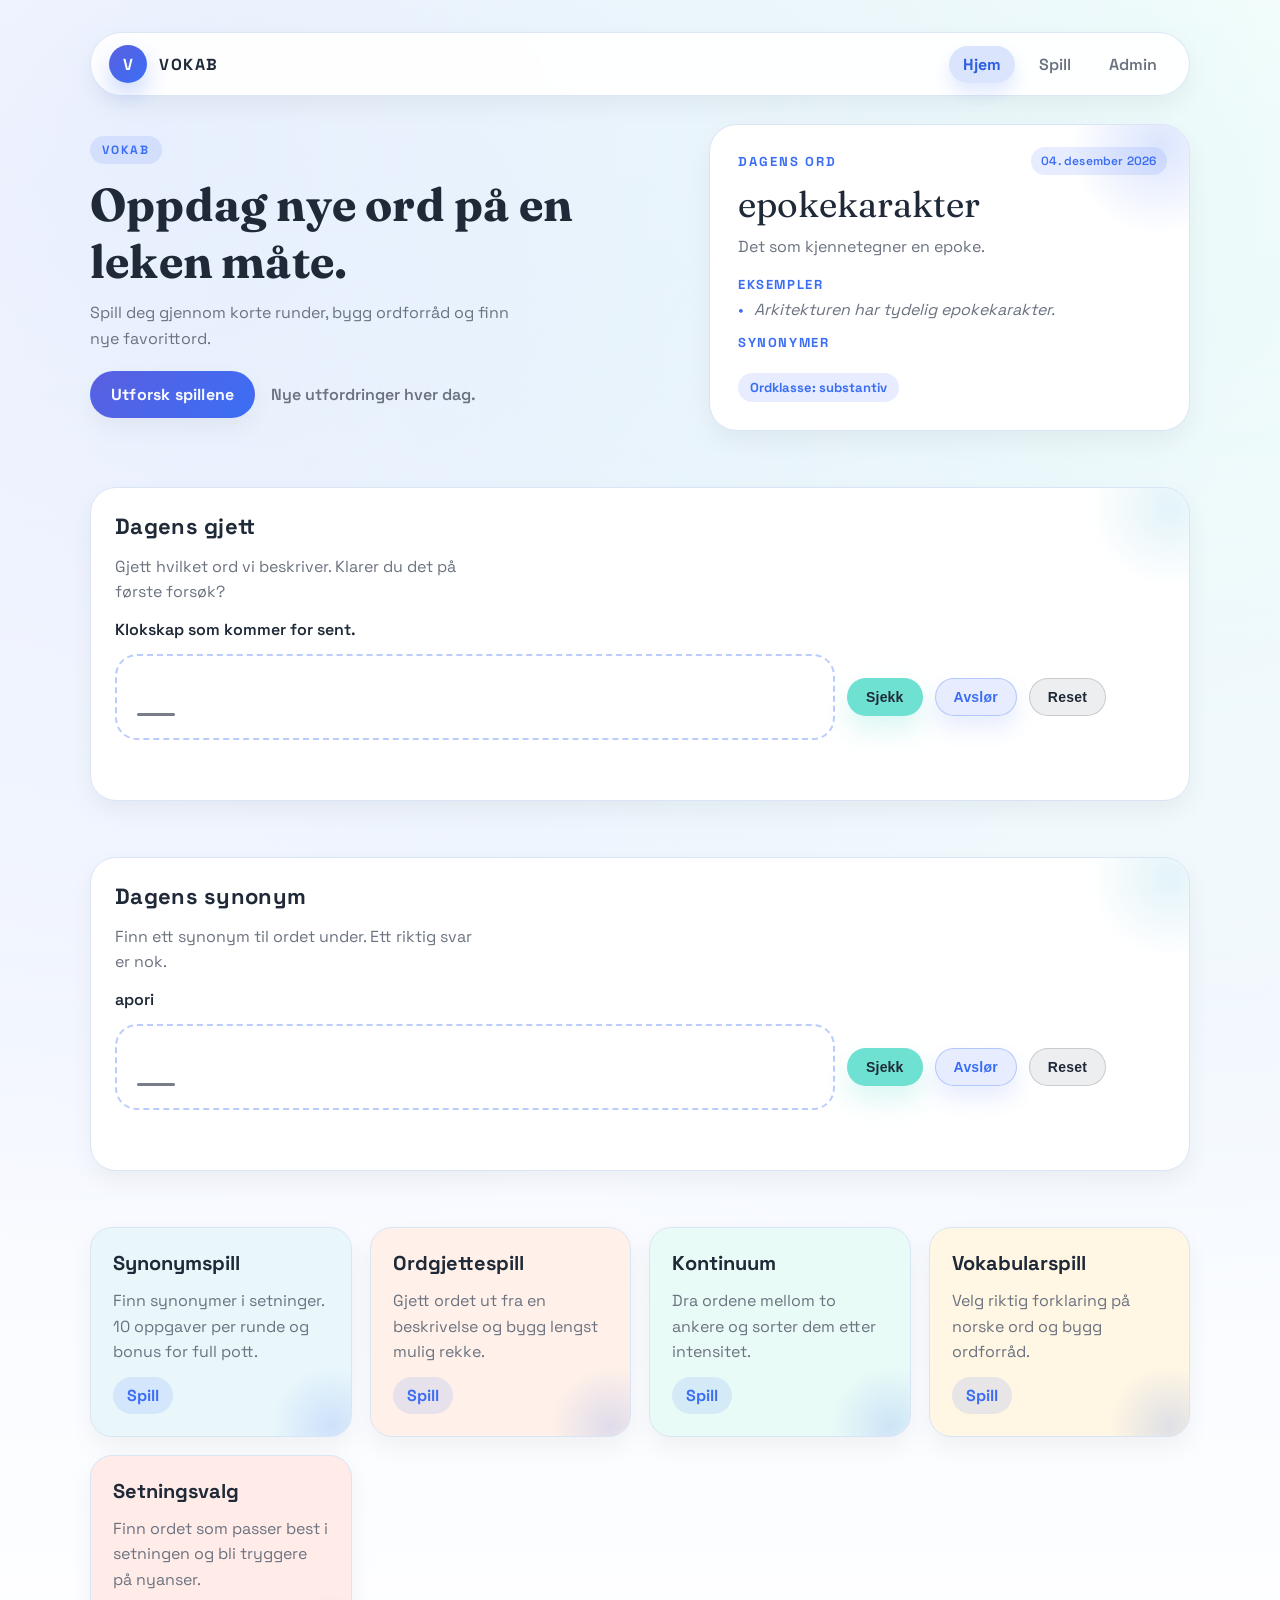
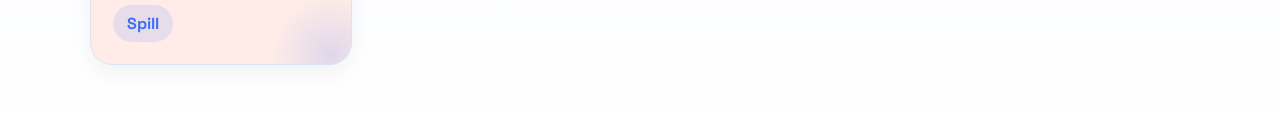
<file: index.html>
<!doctype html>
<html lang="no">
<head>
  <meta charset="utf-8" />
  <meta name="viewport" content="width=device-width, initial-scale=1" />
  <title>Spillhub</title>
  <link rel="preconnect" href="https://fonts.googleapis.com" />
  <link rel="preconnect" href="https://fonts.gstatic.com" crossorigin />
  <link href="https://fonts.googleapis.com/css2?family=Fraunces:wght@600;700&family=Space+Grotesk:wght@400;600;700&display=swap" rel="stylesheet" />
  <link rel="stylesheet" href="style.css?v=20260201" />
</head>
<body>
  <nav class="site-nav">
    <a class="brand" href="index.html" aria-label="Hjem">
      <span class="brand-icon" aria-hidden="true">V</span>
      <span class="brand-name">Vokab</span>
    </a>
    <div class="nav-links" aria-label="Spillmeny">
      <a class="nav-home is-active" href="index.html" aria-current="page">Hjem</a>
      <div class="nav-dropdown">
        <button class="nav-dropdown-toggle" type="button" aria-haspopup="true">Spill</button>
        <div class="nav-dropdown-menu" role="menu">
          <a href="games/synonymspill/index.html">Synonymspill</a>
          <a href="games/ordgjettespill/index.html">Ordgjettespill</a>
          <a href="games/kontinuum/index.html">Kontinuum</a>
          <a href="games/vokabularspill/index.html">Vokabularspill</a>
          <a href="games/setningsvalg/index.html">Setningsvalg</a>
        </div>
      </div>
      <a href="admin.html">Admin</a>
    </div>
  </nav>
  <main class="landing">
    <header class="hero">
      <div class="hero-copy">
        <div class="hero-kicker">Vokab</div>
        <h1>Oppdag nye ord p&aring; en leken m&aring;te.</h1>
        <p class="hero-subtitle">
          Spill deg gjennom korte runder, bygg ordforr&aring;d og finn nye favorittord.
        </p>
        <div class="hero-actions">
          <a class="btn primary" href="#spill">Utforsk spillene</a>
          <span class="hero-note">Nye utfordringer hver dag.</span>
        </div>
      </div>

      <div class="daily-card" id="dagens-ord">
        <div class="daily-label">Dagens ord</div>
        <div class="daily-date" id="word-date"></div>
        <div class="daily-word" id="word-title">Laster ord...</div>
        <p class="daily-desc" id="word-desc">
          Finner et uvanlig ord og en forklaring som passer i dag.
        </p>
        <div class="daily-details">
          <div class="daily-block">
            <div class="daily-block-title">Eksempler</div>
            <ul class="daily-list" id="word-examples"></ul>
          </div>
          <div class="daily-block">
            <div class="daily-block-title">Synonymer</div>
            <div class="daily-tags" id="word-synonyms"></div>
          </div>
        </div>
        <div class="daily-meta" id="word-meta"></div>
      </div>
    </header>

    <section class="quick-guess" id="dagens-gjett">
      <div class="quick-card">
        <div class="quick-title">Dagens gjett</div>
        <p class="quick-text">
          Gjett hvilket ord vi beskriver. Klarer du det p&aring; f&oslash;rste fors&oslash;k?
        </p>
        <div class="quick-clue" id="quick-clue">Laster oppgave...</div>
        <div class="quick-form">
          <div class="quick-slots" id="quick-slots" role="textbox" tabindex="0" aria-label="Skriv ordet"></div>
          <input
            class="quick-input"
            id="quick-input"
            type="text"
            inputmode="text"
            autocomplete="off"
            autocorrect="off"
            autocapitalize="none"
            spellcheck="false"
            tabindex="-1"
            aria-label="Skriv ordet"
            style="position:absolute;width:1px;height:1px;opacity:0;border:0;padding:0;margin:0;background:transparent;color:transparent;caret-color:transparent;"
          />
          <button class="btn secondary" id="quick-check" type="button">Sjekk</button>
          <button class="btn ghost" id="quick-reveal" type="button">Avsl&oslash;r</button>
          <button class="btn admin" id="quick-reset" type="button">Reset</button>
        </div>
        <div class="quick-feedback" id="quick-feedback"></div>
      </div>
    </section>

    <section class="quick-guess" id="dagens-synonym">
      <div class="quick-card">
        <div class="quick-title">Dagens synonym</div>
        <p class="quick-text">
          Finn ett synonym til ordet under. Ett riktig svar er nok.
        </p>
        <div class="quick-clue" id="synonym-word">Laster ord...</div>
        <div class="quick-form">
          <div class="quick-slots" id="synonym-slots" role="textbox" tabindex="0" aria-label="Skriv synonymet"></div>
          <input
            class="quick-input"
            id="synonym-input"
            type="text"
            inputmode="text"
            autocomplete="off"
            autocorrect="off"
            autocapitalize="none"
            spellcheck="false"
            tabindex="-1"
            aria-label="Skriv synonymet"
          />
          <button class="btn secondary" id="synonym-check" type="button">Sjekk</button>
          <button class="btn ghost" id="synonym-reveal" type="button">Avsl&oslash;r</button>
          <button class="btn admin" id="synonym-reset" type="button">Reset</button>
        </div>
        <div class="quick-feedback" id="synonym-feedback"></div>
      </div>
    </section>

    <section class="games" id="spill">
      <div class="grid">
        <a class="card card-synonym" href="games/synonymspill/index.html">
          <div class="card-title">Synonymspill</div>
          <p class="card-text">
            Finn synonymer i setninger. 10 oppgaver per runde og bonus for full pott.
          </p>
          <span class="card-cta">Spill</span>
        </a>

        <a class="card card-ordgjett" href="games/ordgjettespill/index.html">
          <div class="card-title">Ordgjettespill</div>
          <p class="card-text">
            Gjett ordet ut fra en beskrivelse og bygg lengst mulig rekke.
          </p>
          <span class="card-cta">Spill</span>
        </a>

        <a class="card card-kontinuum" href="games/kontinuum/index.html">
          <div class="card-title">Kontinuum</div>
          <p class="card-text">
            Dra ordene mellom to ankere og sorter dem etter intensitet.
          </p>
          <span class="card-cta">Spill</span>
        </a>

        <a class="card card-vokabular" href="games/vokabularspill/index.html">
          <div class="card-title">Vokabularspill</div>
          <p class="card-text">
            Velg riktig forklaring p&aring; norske ord og bygg ordforr&aring;d.
          </p>
          <span class="card-cta">Spill</span>
        </a>

        <a class="card card-setning" href="games/setningsvalg/index.html">
          <div class="card-title">Setningsvalg</div>
          <p class="card-text">
            Finn ordet som passer best i setningen og bli tryggere p&aring; nyanser.
          </p>
          <span class="card-cta">Spill</span>
        </a>
      </div>
    </section>
  </main>

  <script src="./js/storage/storage.js"></script>
  <script src="./js/words/nouns.js"></script>
  <script src="./js/words/adjectives.js"></script>
  <script src="./js/words/verbs.js"></script>
  <script src="./js/words/index.js"></script>
</body>
</html>
</file>
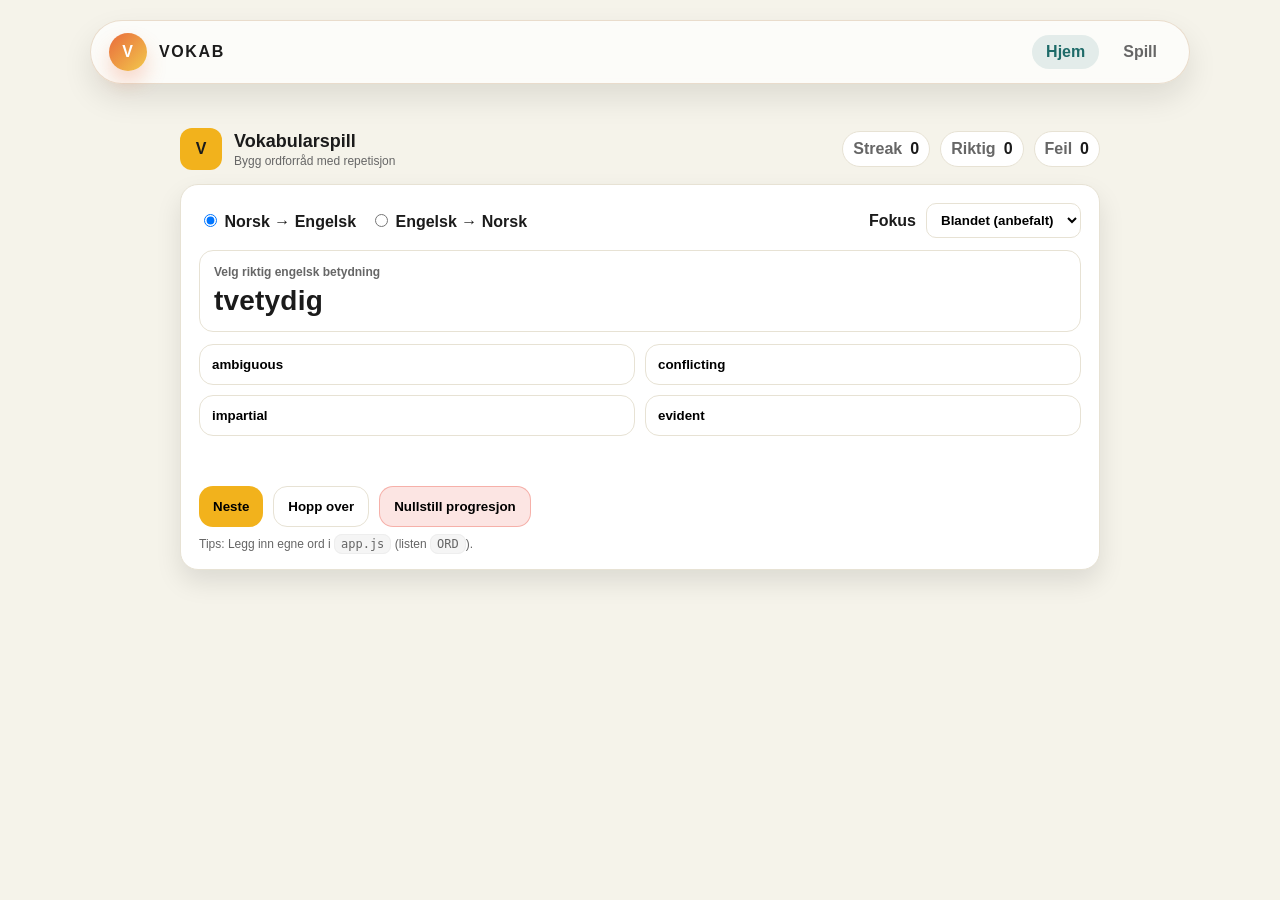
<file: games/legacy-vokab/index.html>
<!doctype html>
<html lang="no">
<head>
  <meta charset="utf-8" />
  <meta name="viewport" content="width=device-width, initial-scale=1" />
  <title>Vokabularspill</title>
  <link rel="stylesheet" href="style.css" />
</head>
<body>
  <nav class="site-nav">
    <a class="brand" href="../../index.html" aria-label="Hjem">
      <span class="brand-icon" aria-hidden="true">V</span>
      <span class="brand-name">Vokab</span>
    </a>
    <div class="nav-links" aria-label="Spillmeny">
      <a class="nav-home" href="../../index.html">Hjem</a>
      <div class="nav-dropdown">
        <button class="nav-dropdown-toggle" type="button" aria-haspopup="true">Spill</button>
        <div class="nav-dropdown-menu" role="menu">
          <a href="../synonymspill/index.html">Synonymspill</a>
          <a href="../ordgjettespill/index.html">Ordgjettespill</a>
          <a href="../kontinuum/index.html">Kontinuum</a>
          <a href="../vokabularspill/index.html">Vokabularspill</a>
          <a href="../setningsvalg/index.html">Setningsvalg</a>
        </div>
      </div>
    </div>
  </nav>
  <div class="app">
    <header class="topbar">
      <div class="brand">
        <div class="logo">V</div>
        <div>
          <div class="title">Vokabularspill</div>
          <div class="subtitle">Bygg ordforråd med repetisjon</div>
        </div>
      </div>

      <div class="stats">
        <div class="pill"><span class="k">Streak</span> <span id="streak">0</span></div>
        <div class="pill"><span class="k">Riktig</span> <span id="riktig">0</span></div>
        <div class="pill"><span class="k">Feil</span> <span id="feil">0</span></div>
      </div>
    </header>

    <main class="card">
      <section class="prompt">
        <div class="modeRow">
          <div class="mode">
            <label>
              <input type="radio" name="retning" value="no-en" checked />
              Norsk → Engelsk
            </label>
            <label>
              <input type="radio" name="retning" value="en-no" />
              Engelsk → Norsk
            </label>
          </div>

          <div class="difficulty">
            <label for="nivaa">Fokus</label>
            <select id="nivaa">
              <option value="mix" selected>Blandet (anbefalt)</option>
              <option value="new">Nye/Usikre ord</option>
              <option value="review">Repetisjon</option>
              <option value="mastered">Mestret</option>
            </select>
          </div>
        </div>

        <div class="questionBox">
          <div class="label" id="label">Hva betyr dette?</div>
          <div class="question" id="sporsmal">—</div>
        </div>

        <div class="choices" id="valg"></div>

        <div class="feedback" id="feedback" aria-live="polite"></div>

        <div class="details" id="details">
          <div class="detailRow">
            <div class="detailTitle">Forklaring</div>
            <div class="detailText" id="forklaring">—</div>
          </div>
          <div class="detailRow">
            <div class="detailTitle">Eksempel</div>
            <div class="detailText" id="eksempel">—</div>
          </div>
          <div class="detailRow">
            <div class="detailTitle">Status</div>
            <div class="detailText" id="status">—</div>
          </div>
        </div>
      </section>

      <section class="controls">
        <button id="btnNeste" class="primary" type="button">Neste</button>
        <button id="btnHopp" class="ghost" type="button">Hopp over</button>
        <button id="btnTilbakestill" class="danger" type="button">Nullstill progresjon</button>
      </section>

      <section class="footer">
        <div class="small">
          Tips: Legg inn egne ord i <code>app.js</code> (listen <code>ORD</code>).
        </div>
      </section>
    </main>
  </div>

  <script src="../../js/storage/storage.js"></script>
  <script src="../../js/words/legacy-vokab.js"></script>
  <script src="app.js"></script>
</body>
</html>
</file>
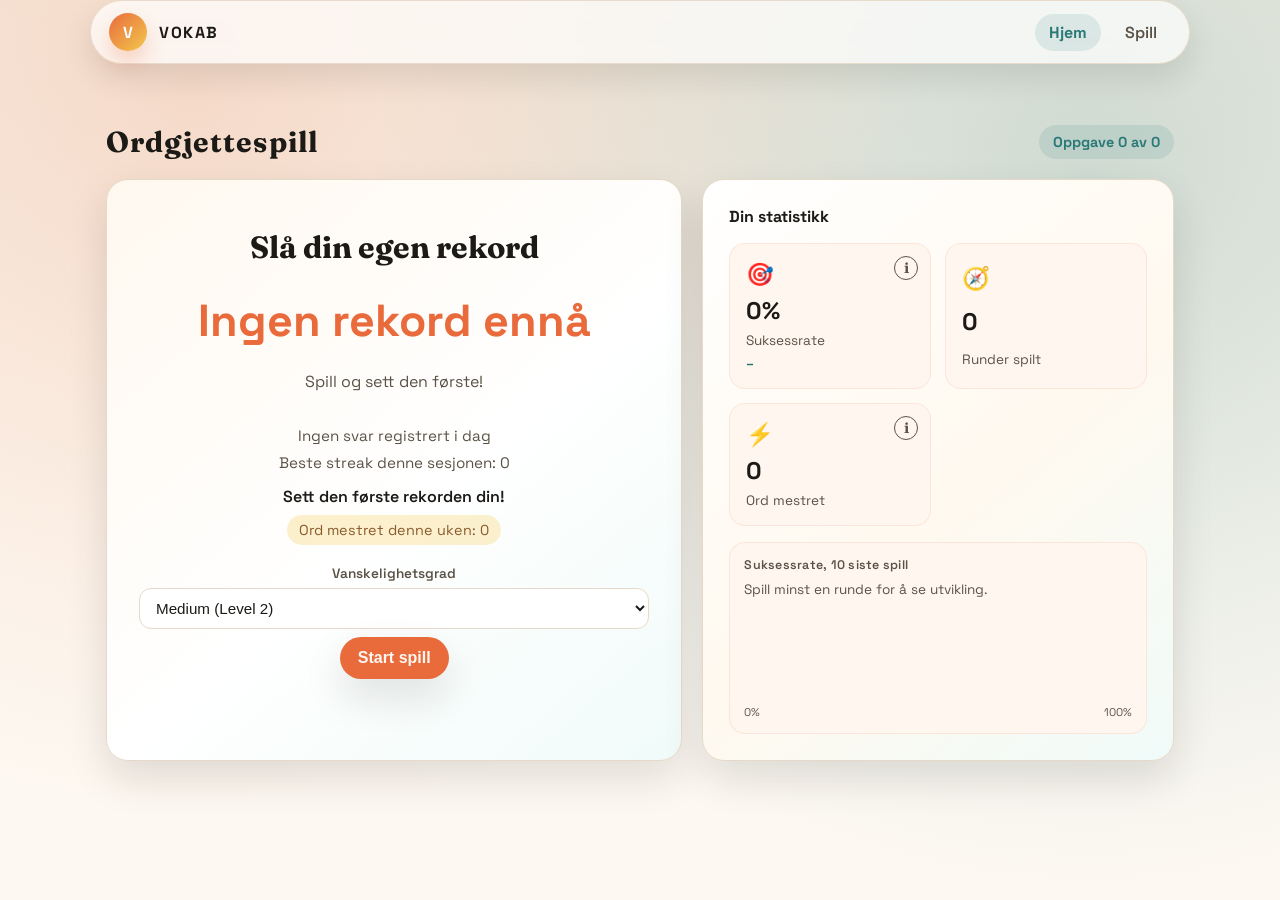
<file: games/ordgjettespill/index.html>
<!doctype html>
<html lang="no">
<head>
  <meta charset="utf-8" />
  <meta name="viewport" content="width=device-width, initial-scale=1" />
  <title>Ordgjettespill</title>
  <link rel="preconnect" href="https://fonts.googleapis.com" />
  <link rel="preconnect" href="https://fonts.gstatic.com" crossorigin />
  <link href="https://fonts.googleapis.com/css2?family=Fraunces:wght@600;700&family=Space+Grotesk:wght@400;600;700&display=swap" rel="stylesheet" />
  <link rel="stylesheet" href="style.css" />
</head>
<body>
  <nav class="site-nav">
    <a class="brand" href="../../index.html" aria-label="Hjem">
      <span class="brand-icon" aria-hidden="true">V</span>
      <span class="brand-name">Vokab</span>
    </a>
    <div class="nav-links" aria-label="Spillmeny">
      <a class="nav-home" href="../../index.html">Hjem</a>
      <div class="nav-dropdown">
        <button class="nav-dropdown-toggle" type="button" aria-haspopup="true">Spill</button>
        <div class="nav-dropdown-menu" role="menu">
          <a href="../synonymspill/index.html">Synonymspill</a>
          <a class="is-active" href="../ordgjettespill/index.html" aria-current="page">Ordgjettespill</a>
          <a href="../kontinuum/index.html">Kontinuum</a>
          <a href="../vokabularspill/index.html">Vokabularspill</a>
          <a href="../setningsvalg/index.html">Setningsvalg</a>
        </div>
      </div>
    </div>
  </nav>
  <main class="game">
    <header class="topbar">
      <div class="brand-title">Ordgjettespill</div>
      <div class="top-actions">
        <div class="progress" id="progress-text">Oppgave 0 av 0</div>
      </div>
    </header>

    <section class="screen active" id="start-screen">
      <div class="start-grid">
        <div class="panel hero-panel start-hero">
          <div class="hero-title">Sl&aring; din egen rekord</div>
          <div class="record-value" id="record-value">Ingen rekord enn&aring;</div>
          <div class="record-text" id="record-text">
            Spill og sett den f&oslash;rste!
          </div>
          <div class="record-sub" id="record-sub"></div>
          <div class="record-session" id="record-session"></div>
          <div class="motivation" id="motivation-text"></div>
          <div class="milestone" id="milestone-text"></div>
          <div class="difficulty">
            <label class="difficulty-label" for="difficulty-select">Vanskelighetsgrad</label>
            <select id="difficulty-select" class="difficulty-select">
              <option value="easy">Enkel (Level 1)</option>
              <option value="medium" selected>Medium (Level 2)</option>
              <option value="hard">Vanskelig (Level 3)</option>
            </select>
          </div>
          <button class="btn primary" id="start-btn">Start spill</button>
        </div>

        <div class="panel stats-panel">
          <div class="stats-title">Din statistikk</div>
          <div class="stats-grid">
            <div class="stat-card">
              <div class="stat-icon">🎯</div>
              <div class="stat-value" id="stat-success-rate">0%</div>
              <div class="stat-label">Suksessrate</div>
              <div class="stat-trend" id="stat-trend">–</div>
              <button class="info-btn" id="successRateInfo" title="Hvordan beregnes suksessrate?">ℹ</button>
            </div>
            <div class="stat-card">
              <div class="stat-icon">🧭</div>
              <div class="stat-value" id="stat-rounds">0</div>
              <div class="stat-label">Runder spilt</div>
            </div>
            <div class="stat-card">
              <div class="stat-icon">⚡</div>
              <div class="stat-value" id="stat-mastered">0</div>
              <div class="stat-label">Ord mestret</div>
              <button class="info-btn" id="masteredWordsInfo" title="Hva betyr 'ord mestret'?">ℹ</button>
            </div>
          </div>
          <div class="stats-chart">
            <div class="chart-header">Suksessrate, 10 siste spill</div>
            <div class="chart-body" id="success-rate-chart" aria-label="Suksessrate siste ti spill"></div>
            <div class="chart-axis">
              <span>0%</span>
              <span>100%</span>
            </div>
          </div>
        </div>
      </div>
    </section>

    <section class="screen" id="game-screen">
      <div class="panel">
        <div class="label">Beskrivelse</div>
        <p class="description" id="description-text">...</p>
        <div class="hint" id="hint-text">Starter med ...</div>

        <div class="answer-row">
          <input
            id="answer-input"
            type="text"
            autocomplete="off"
            placeholder="Skriv svaret her"
            aria-label="Svarfelt"
          />
          <button class="btn primary" id="submit-btn">Svar</button>
          <button class="btn ghost" id="skip-btn">Hopp over</button>
          <button class="btn ghost" id="end-btn">Avslutt spill</button>
        </div>
        <div class="feedback" id="feedback-text" aria-live="polite"></div>
      </div>

      <section class="panel summary">
        <div class="summary-title">Oppsummering</div>
        <div class="summary-grid">
          <div class="summary-item">
            <span class="summary-label">Totalt antall fors&oslash;k</span>
            <span class="summary-value" id="stat-total">0</span>
          </div>
          <div class="summary-item">
            <span class="summary-label">Riktige svar</span>
            <span class="summary-value" id="stat-correct">0</span>
          </div>
          <div class="summary-item">
            <span class="summary-label">Lengste rekke</span>
            <span class="summary-value" id="stat-streak">0</span>
          </div>
          <div class="summary-item">
            <span class="summary-label">Poeng</span>
            <span class="summary-value" id="stat-points">0</span>
          </div>
          <div class="summary-item">
            <span class="summary-label">Total tid</span>
            <span class="summary-value" id="stat-time">00:00</span>
          </div>
        </div>
      </section>
    </section>

    <section class="screen" id="end-screen">
      <div class="panel hero-panel">
        <div class="hero-title">Spill ferdig</div>
        <div class="end-message" id="end-message">Bra jobbet!</div>
        <div class="record-text" id="end-record-text"></div>
        <div class="end-actions">
          <button class="btn primary" id="restart-btn">Spill igjen</button>
          <button class="btn ghost" id="back-btn">Til startsiden</button>
        </div>
      </div>
    </section>
  </main>

  <!-- Info-modal for suksessrate -->
  <div class="modal" id="successRateModal">
    <div class="modal-content">
      <div class="modal-header">
        <h2>Suksessrate</h2>
        <button class="modal-close" id="closeSuccessRateModal">&times;</button>
      </div>
      <div class="modal-body">
        <p class="formula">Riktige svar ÷ Totale forsøk × 100 = Suksessrate</p>
        <div class="example">
          <p><strong>Eksempel:</strong></p>
          <p>85 riktige av 100 forsøk = 85%</p>
        </div>
        <p class="info-text">Suksessraten oppdateres over alle runder du har spilt.</p>
        <div class="trend-section">
          <p><strong>Trend:</strong></p>
          <ul>
            <li>↑ Opp: Raten har forbedret seg</li>
            <li>↓ Ned: Raten har falt</li>
            <li>→ Stabil: Raten er uendret</li>
          </ul>
        </div>
      </div>
    </div>
  </div>

  <!-- Info-modal for Ord Mestret -->
  <div class="modal" id="masteredWordsModal">
    <div class="modal-content">
      <div class="modal-header">
        <h2>Ord mestret</h2>
        <button class="modal-close" id="closeMasteredWordsModal">&times;</button>
      </div>
      <div class="modal-body">
        <p class="definition">Et ord er <strong>mestret</strong> når du svarer riktig på det <strong>2 ganger på rad</strong>.</p>
        <div class="example">
          <p><strong>Eksempel:</strong></p>
          <ol>
            <li>Runde 1: Du svarer feil → Streak: 0</li>
            <li>Runde 2: Du svarer riktig → Streak: 1</li>
            <li>Runde 3: Du svarer riktig igjen → Streak: 2 ✅ MESTRET!</li>
          </ol>
        </div>
        <p class="info-text">Når et ord er mestret, forblir det merket som mestret selv om du bommesspilleren senere.</p>
        <p class="info-text"><strong>Statistikk:</strong> "Ord mestret" viser totalt antall ulike ord du har mestret.</p>
      </div>
    </div>
  </div>

  <!-- Overlay for modal -->
  <div class="modal-overlay" id="modalOverlay"></div>

  <script src="../../js/storage/storage.js"></script>
  <script src="../../js/words/ordgjettespill.js"></script>
  <script src="app.js"></script>
</body>
</html>
</file>
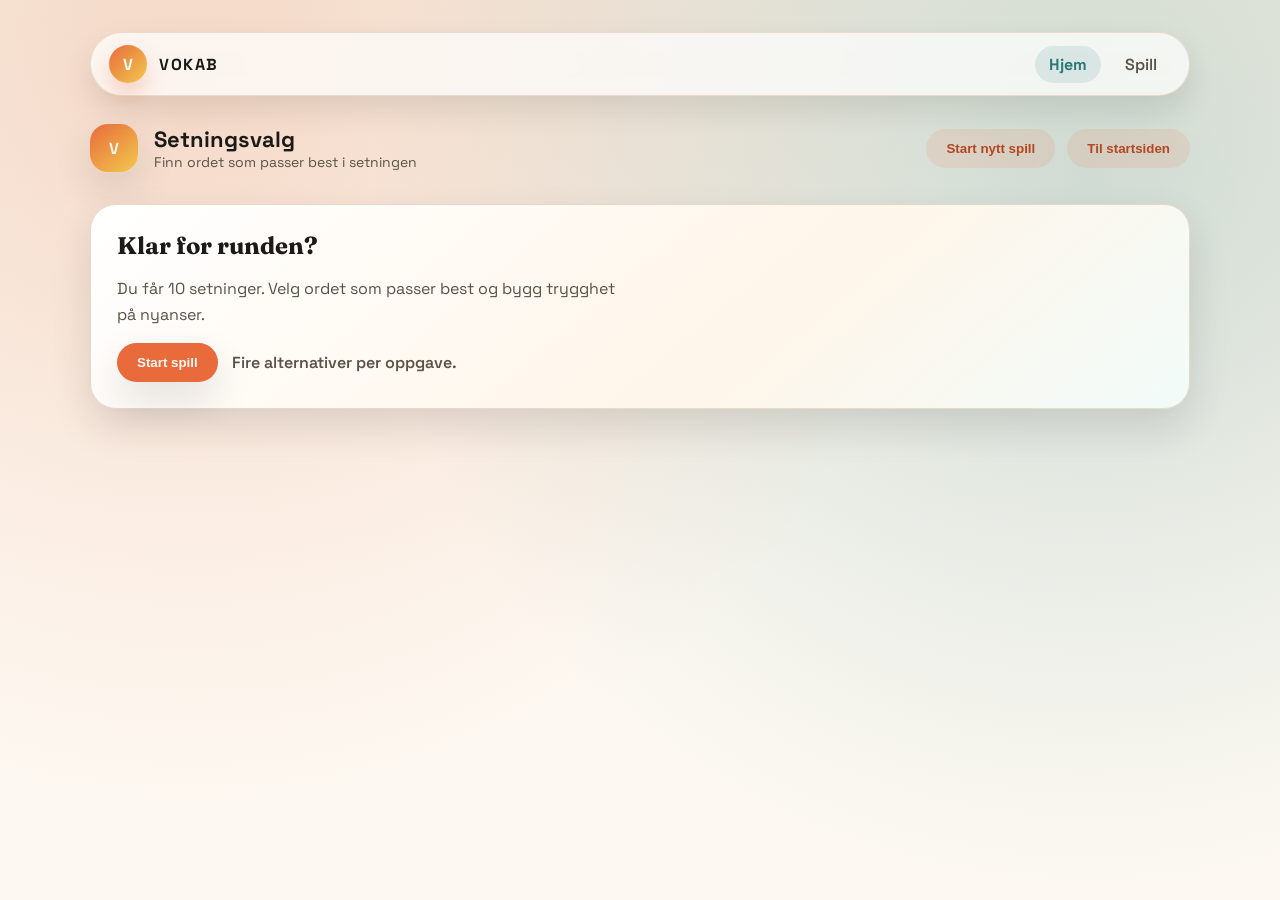
<file: games/setningsvalg/index.html>
<!doctype html>
<html lang="no">
<head>
  <meta charset="utf-8" />
  <meta name="viewport" content="width=device-width, initial-scale=1" />
  <title>Setningsvalg</title>
  <link rel="preconnect" href="https://fonts.googleapis.com" />
  <link rel="preconnect" href="https://fonts.gstatic.com" crossorigin />
  <link href="https://fonts.googleapis.com/css2?family=Fraunces:wght@600;700&family=Space+Grotesk:wght@400;600;700&display=swap" rel="stylesheet" />
  <link rel="stylesheet" href="style.css" />
</head>
<body>
  <nav class="site-nav">
    <a class="brand" href="../../index.html" aria-label="Hjem">
      <span class="brand-icon" aria-hidden="true">V</span>
      <span class="brand-name">Vokab</span>
    </a>
    <div class="nav-links" aria-label="Spillmeny">
      <a class="nav-home" href="../../index.html">Hjem</a>
      <div class="nav-dropdown">
        <button class="nav-dropdown-toggle" type="button" aria-haspopup="true">Spill</button>
        <div class="nav-dropdown-menu" role="menu">
          <a href="../synonymspill/index.html">Synonymspill</a>
          <a href="../ordgjettespill/index.html">Ordgjettespill</a>
          <a href="../kontinuum/index.html">Kontinuum</a>
          <a href="../vokabularspill/index.html">Vokabularspill</a>
          <a class="is-active" href="../setningsvalg/index.html" aria-current="page">Setningsvalg</a>
        </div>
      </div>
    </div>
  </nav>
  <div class="app">
    <header class="topbar">
      <div class="brand">
        <div class="logo">V</div>
        <div>
          <div class="title">Setningsvalg</div>
          <div class="subtitle">Finn ordet som passer best i setningen</div>
        </div>
      </div>
      <div class="top-actions">
        <button id="restart" class="btn ghost" type="button">Start nytt spill</button>
        <button id="backToStart" class="btn ghost" type="button">Til startsiden</button>
      </div>
    </header>

    <section class="screen screen-start" id="screenStart">
      <div class="card start-card">
        <div class="card-title">Klar for runden?</div>
        <p class="card-text">
          Du f&aring;r 10 setninger. Velg ordet som passer best og bygg trygghet p&aring; nyanser.
        </p>
        <div class="start-actions">
          <button id="startGame" class="btn primary" type="button">Start spill</button>
          <div class="start-note">Fire alternativer per oppgave.</div>
        </div>
      </div>
    </section>

    <section class="screen screen-game hidden" id="screenGame">
      <div class="stats">
        <div class="pill"><span class="k">Poeng</span> <span id="score">0</span></div>
        <div class="pill"><span class="k">Riktig</span> <span id="correct">0</span></div>
        <div class="pill"><span class="k">Feil</span> <span id="wrong">0</span></div>
        <div class="pill"><span class="k">Oppgave</span> <span id="progress">0/0</span></div>
      </div>

      <main class="card game-card">
        <section class="prompt" id="promptArea">
          <div class="label">Hvilket ord passer best?</div>
          <div class="sentence" id="sentence">-</div>
        </section>

        <section class="choices" id="choices"></section>

        <div class="feedback" id="feedback" aria-live="polite"></div>
        <div class="explanation" id="explanation"></div>

        <section class="controls" id="gameControls">
          <button id="next" class="btn primary" type="button" disabled>Neste</button>
        </section>

        <section class="summary hidden" id="summary">
          <div class="summary-title">Runden er ferdig</div>
          <div class="summary-text" id="summaryText">-</div>
          <div class="summary-actions">
            <button id="playAgain" class="btn primary" type="button">Spill igjen</button>
            <button id="summaryBack" class="btn ghost" type="button">Til startsiden</button>
          </div>
        </section>
      </main>
    </section>
  </div>

  <script src="../../js/words/setningsvalg.js"></script>
  <script src="app.js"></script>
</body>
</html>
</file>
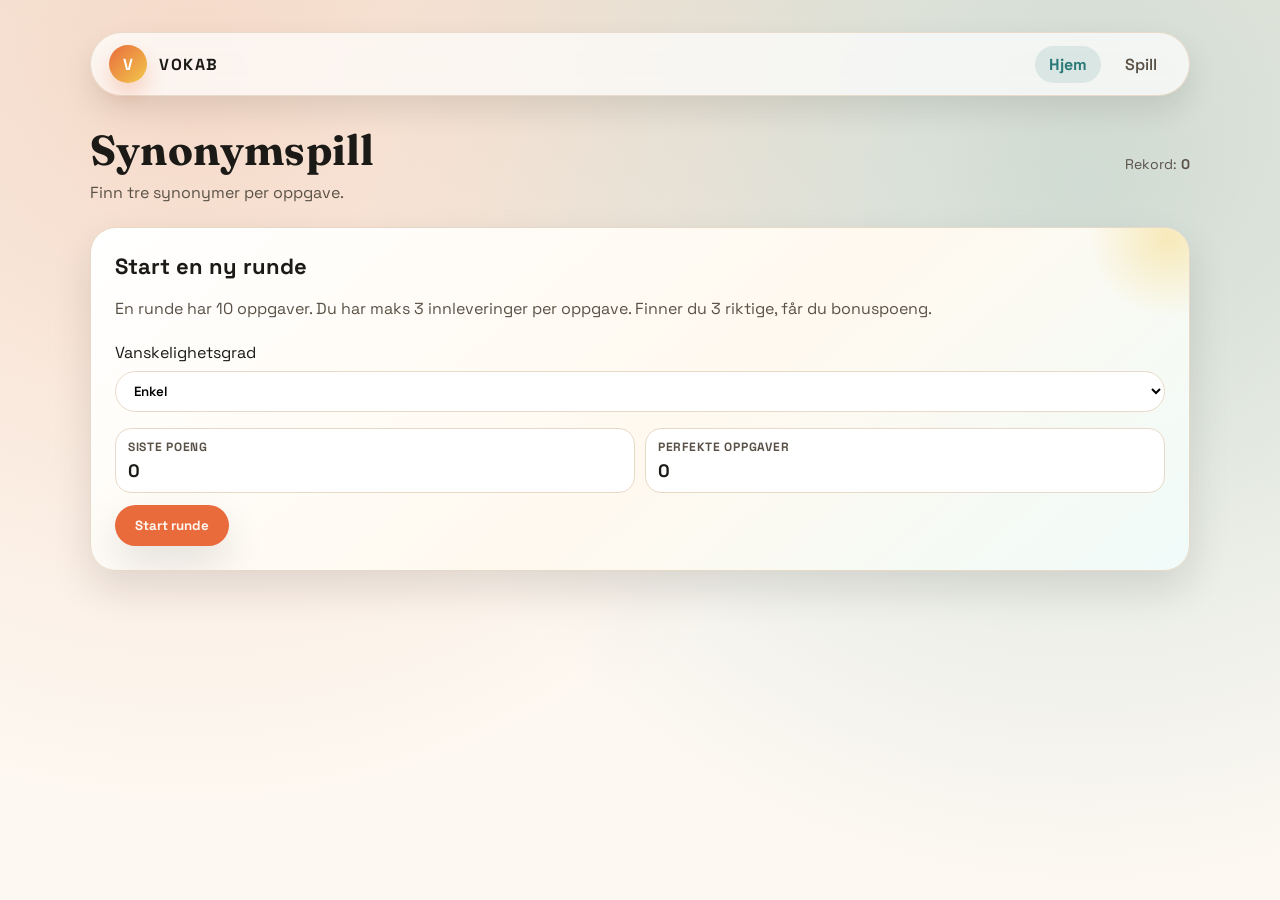
<file: games/synonymspill/index.html>
<!doctype html>
<html lang="no">
<head>
  <meta charset="utf-8" />
  <meta name="viewport" content="width=device-width, initial-scale=1" />
  <title>Synonymspill</title>
  <link rel="preconnect" href="https://fonts.googleapis.com" />
  <link rel="preconnect" href="https://fonts.gstatic.com" crossorigin />
  <link href="https://fonts.googleapis.com/css2?family=Fraunces:wght@600;700&family=Space+Grotesk:wght@400;600;700&display=swap" rel="stylesheet" />
  <link rel="stylesheet" href="style.css" />
</head>
<body>
  <nav class="site-nav">
    <a class="brand" href="../../index.html" aria-label="Hjem">
      <span class="brand-icon" aria-hidden="true">V</span>
      <span class="brand-name">Vokab</span>
    </a>
    <div class="nav-links" aria-label="Spillmeny">
      <a class="nav-home" href="../../index.html">Hjem</a>
      <div class="nav-dropdown">
        <button class="nav-dropdown-toggle" type="button" aria-haspopup="true">Spill</button>
        <div class="nav-dropdown-menu" role="menu">
          <a class="is-active" href="../synonymspill/index.html" aria-current="page">Synonymspill</a>
          <a href="../ordgjettespill/index.html">Ordgjettespill</a>
          <a href="../kontinuum/index.html">Kontinuum</a>
          <a href="../vokabularspill/index.html">Vokabularspill</a>
          <a href="../setningsvalg/index.html">Setningsvalg</a>
        </div>
      </div>
    </div>
  </nav>
  <main class="app">
    <header class="hero">
      <div>
        <div class="hero-title">Synonymspill</div>
        <div class="hero-subtitle">Finn tre synonymer per oppgave.</div>
      </div>
      <div class="hero-actions">
        <div class="hero-score">
          <div>Rekord: <strong id="highScore">0</strong></div>
        </div>
      </div>
    </header>

    <section class="screen screen-start" id="screenStart">
      <div class="card">
        <div class="card-title">Start en ny runde</div>
        <p class="card-text">
          En runde har 10 oppgaver. Du har maks 3 innleveringer per oppgave.
          Finner du 3 riktige, f&aring;r du bonuspoeng.
        </p>
        <div class="settings">
          <label for="difficulty">Vanskelighetsgrad</label>
          <select id="difficulty">
            <option value="easy">Enkel</option>
            <option value="medium">Middels</option>
            <option value="hard">Vanskelig</option>
          </select>
        </div>
        <div class="start-stats">
          <div class="start-pill">
            <div class="k">Siste poeng</div>
            <div class="v" id="lastScore">0</div>
          </div>
          <div class="start-pill">
            <div class="k">Perfekte oppgaver</div>
            <div class="v" id="lastPerfect">0</div>
          </div>
        </div>
        <button class="btn primary" id="startGame">Start runde</button>
      </div>
    </section>

    <section class="screen screen-game hidden" id="screenGame">
      <div class="card">
        <div class="game-top">
          <div class="progress">
            <span id="taskLabel">Oppgave 1 av 10</span>
            <span class="mode" id="modeLabel">Runde</span>
          </div>
          <div class="points" id="pointsPanel">
            <span>Poeng: <strong id="score">0</strong></span>
            <span>Bonus: <strong class="bonus-value" id="bonus">0</strong></span>
            <span class="bonus-badge hidden" id="bonusBadge">3 av 3!</span>
          </div>
        </div>

        <div class="info-grid">
          <div class="target">
            <div class="label">Ord i fokus</div>
            <div class="target-word" id="targetWord">-</div>
          </div>

          <div class="hints class-box hidden" id="hints">
            <div class="hint-row">
              <span class="hint-label">Ordklasse</span>
              <button class="hint-chip" id="classButton" type="button">Adjektiv</button>
            </div>
            <div class="class-info hidden" id="classInfo"></div>
          </div>
        </div>

        <div class="sentence">
          <div class="label">Setning</div>
          <div class="sentence-text" id="sentenceText">-</div>
        </div>

        <div class="answer-box">
          <div class="input-row">
            <input
              id="answerInput"
              type="text"
              placeholder="Skriv et synonym"
              autocomplete="off"
            />
            <button class="btn" id="submitAnswer">Legg til</button>
          </div>
          <div class="feedback" id="feedback" aria-live="polite"></div>
        </div>

        <div class="attempts">
          <div class="label">Innleveringer</div>
          <ul class="attempt-list" id="attemptList"></ul>
        </div>

        <div class="game-actions">
          <button class="btn" id="skipTask" disabled>G&aring; videre</button>
          <button class="btn danger" id="abortGame">Avslutt runde</button>
        </div>

        <div class="task-summary hidden" id="taskSummary">
          <div class="summary-title" id="taskSummaryTitle">Oppsummering</div>
          <div class="summary-text" id="taskSummaryText">-</div>
          <div class="summary-block">
            <div>
              <div class="label">Riktige</div>
              <div class="pill-list" id="correctList"></div>
            </div>
            <div>
              <div class="label">Manglet</div>
              <div class="pill-list" id="missingList"></div>
            </div>
          </div>
          <button class="btn primary" id="nextTask">Neste oppgave</button>
        </div>
      </div>
    </section>

    <section class="screen screen-round hidden" id="screenRound">
      <div class="card">
        <div class="card-title">Runde ferdig</div>
        <p class="card-text" id="roundSummary">-</p>
        <div class="round-grid">
          <div>
            <div class="label">Perfekte oppgaver</div>
            <div class="big-number" id="perfectCount">0</div>
          </div>
          <div>
            <div class="label">Ord &aring; &oslash;ve mer p&aring;</div>
            <div class="pill-list" id="practiceList"></div>
          </div>
        </div>
        <div class="round-actions">
          <button class="btn primary" id="playAgain">Spill igjen</button>
          <button class="btn" id="practiceMode">&Oslash;v mer</button>
          <button class="btn hidden" id="backToSummary">Tilbake</button>
        </div>
      </div>
    </section>
  </main>

  <div class="confetti" id="confetti"></div>

  <script src="../../js/storage/storage.js"></script>
  <script src="../../js/words/synonymspill.js"></script>
  <script src="app.js"></script>
</body>
</html>
</file>
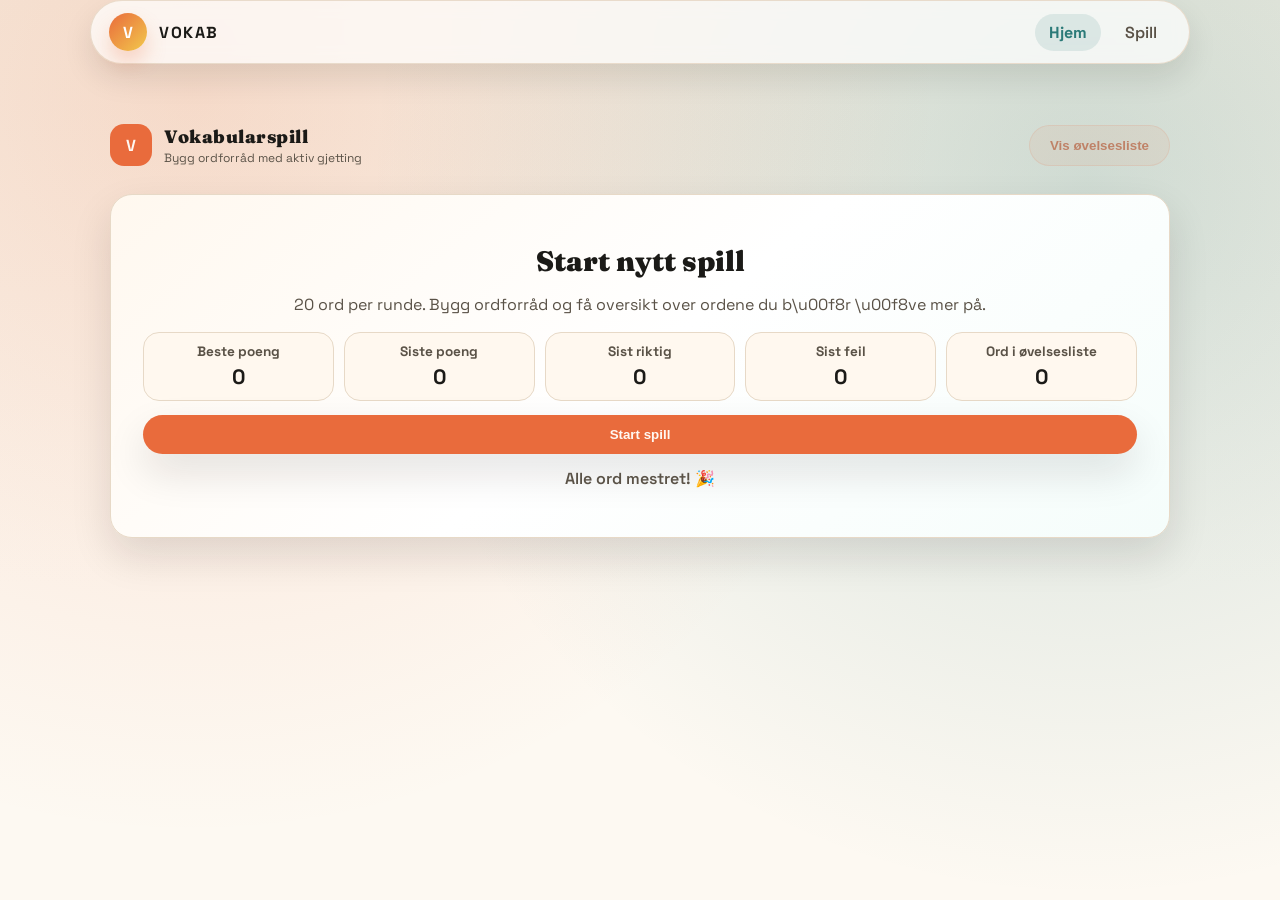
<file: games/vokabularspill/index.html>
<!doctype html>
<html lang="no">
<head>
  <meta charset="utf-8" />
  <meta name="viewport" content="width=device-width, initial-scale=1" />
  <title>Vokabularspill</title>
  <link rel="preconnect" href="https://fonts.googleapis.com" />
  <link rel="preconnect" href="https://fonts.gstatic.com" crossorigin />
  <link href="https://fonts.googleapis.com/css2?family=Fraunces:wght@600;700&family=Space+Grotesk:wght@400;600;700&display=swap" rel="stylesheet" />
  <link rel="stylesheet" href="style.css" />
</head>
<body>
  <nav class="site-nav">
    <a class="brand" href="../../index.html" aria-label="Hjem">
      <span class="brand-icon" aria-hidden="true">V</span>
      <span class="brand-name">Vokab</span>
    </a>
    <div class="nav-links" aria-label="Spillmeny">
      <a class="nav-home" href="../../index.html">Hjem</a>
      <div class="nav-dropdown">
        <button class="nav-dropdown-toggle" type="button" aria-haspopup="true">Spill</button>
        <div class="nav-dropdown-menu" role="menu">
          <a href="../synonymspill/index.html">Synonymspill</a>
          <a href="../ordgjettespill/index.html">Ordgjettespill</a>
          <a href="../kontinuum/index.html">Kontinuum</a>
          <a class="is-active" href="../vokabularspill/index.html" aria-current="page">Vokabularspill</a>
          <a href="../setningsvalg/index.html">Setningsvalg</a>
        </div>
      </div>
    </div>
  </nav>
  <div class="app">
    <header class="topbar">
      <div class="brand">
        <div class="logo">V</div>
        <div>
          <div class="title">Vokabularspill</div>
          <div class="subtitle">Bygg ordforr&aring;d med aktiv gjetting</div>
        </div>
      </div>
      <div class="top-actions">
        <section class="controls controls-top game-only">
          <button id="restart" class="ghost" type="button">Start nytt spill</button>
          <button id="endEarly" class="ghost" type="button">Avslutt runde</button>
          <button id="backToStart" class="ghost" type="button">Til startsiden</button>
        </section>
        <button id="togglePractice" class="ghost" type="button" disabled>Vis &oslash;velsesliste</button>
      </div>
    </header>

    <section class="screen screen-start" id="screenStart">
      <div class="card start-card">
        <div class="card-title">Start nytt spill</div>
        <p class="card-text">
          20 ord per runde. Bygg ordforr&aring;d og f&aring; oversikt over ordene du b\u00f8r \u00f8ve mer p&aring;.
        </p>
        <div class="start-stats">
          <div class="start-pill">
            <div class="k">Beste poeng</div>
            <div class="v" id="bestScore">0</div>
          </div>
          <div class="start-pill">
            <div class="k">Siste poeng</div>
            <div class="v" id="lastScore">0</div>
          </div>
          <div class="start-pill">
            <div class="k">Sist riktig</div>
            <div class="v" id="lastCorrect">0</div>
          </div>
          <div class="start-pill">
            <div class="k">Sist feil</div>
            <div class="v" id="lastWrong">0</div>
          </div>
          <div class="start-pill">
            <div class="k">Ord i &oslash;velsesliste</div>
            <div class="v" id="practiceCount">0</div>
          </div>
        </div>
        <button id="startGame" class="primary" type="button">Start spill</button>
        <div class="practice-cta">
          <button id="startPracticeFromStart" class="ghost" type="button">Øv på feil ord (0)</button>
          <div class="practice-empty" id="practiceEmpty">Alle ord mestret! 🎉</div>
        </div>
        <div class="practice-summary" id="practiceSummary"></div>
      </div>
    </section>

    <section class="screen screen-game hidden" id="screenGame">
      <div class="stats">
        <div class="pill"><span class="k">Poeng</span> <span id="score">0</span></div>
        <div class="pill"><span class="k">Riktig</span> <span id="correct">0</span></div>
        <div class="pill"><span class="k">Feil</span> <span id="wrong">0</span></div>
        <div class="pill"><span class="k">Ord</span> <span id="progress">0/20</span></div>
        <div class="pill mode-pill" id="modePill" hidden><span class="k">Modus</span> <span>Øvelse</span></div>
      </div>

      <main class="card">
        <section class="prompt">
          <div class="label">Hva betyr ordet?</div>
          <div class="question" id="word">-</div>
        </section>

        <section class="choices" id="choices"></section>

        <div class="feedback" id="feedback" aria-live="polite"></div>

        <section class="details" id="details">
          <div class="detailRow">
            <div class="detailTitle">Riktig forklaring</div>
            <div class="detailText" id="correctExplanation">-</div>
          </div>
          <div class="detailRow">
            <div class="detailTitle">Eksempel</div>
            <div class="detailText" id="examples">-</div>
          </div>
        </section>

        <section class="controls controls-bottom">
          <button id="next" class="primary" type="button" disabled>Neste</button>
        </section>

        <section class="summary" id="summary">
          <div class="summaryTitle">Spill ferdig</div>
          <div class="summaryText" id="summaryText">-</div>
          <button id="practiceStart" class="primary" type="button" disabled>Start &oslash;velsesrunde</button>
        </section>
      </main>
    </section>

    <section class="screen screen-practice hidden" id="screenPractice">
      <div class="card practice-card">
        <div class="card-title">&Oslash;velsesliste</div>
        <p class="card-text">
          Her ligger ordene du har bommet p&aring;. Fjern ord du har mestret, eller start en ny &oslash;velsesrunde.
        </p>
        <div class="practice-actions">
          <button id="practicePlay" class="primary" type="button" disabled>Start &oslash;velsesrunde med disse ordene</button>
          <button id="practiceReset" class="ghost" type="button">Nullstill liste</button>
          <button id="practiceBack" class="ghost" type="button">Til startsiden</button>
        </div>
        <div class="practiceList" id="practiceList"></div>
      </div>
    </section>
  </div>

  <script src="../../js/storage/storage.js"></script>
  <script src="../../js/words/vokabularspill.js"></script>
  <script src="app.js"></script>
</body>
</html>
</file>
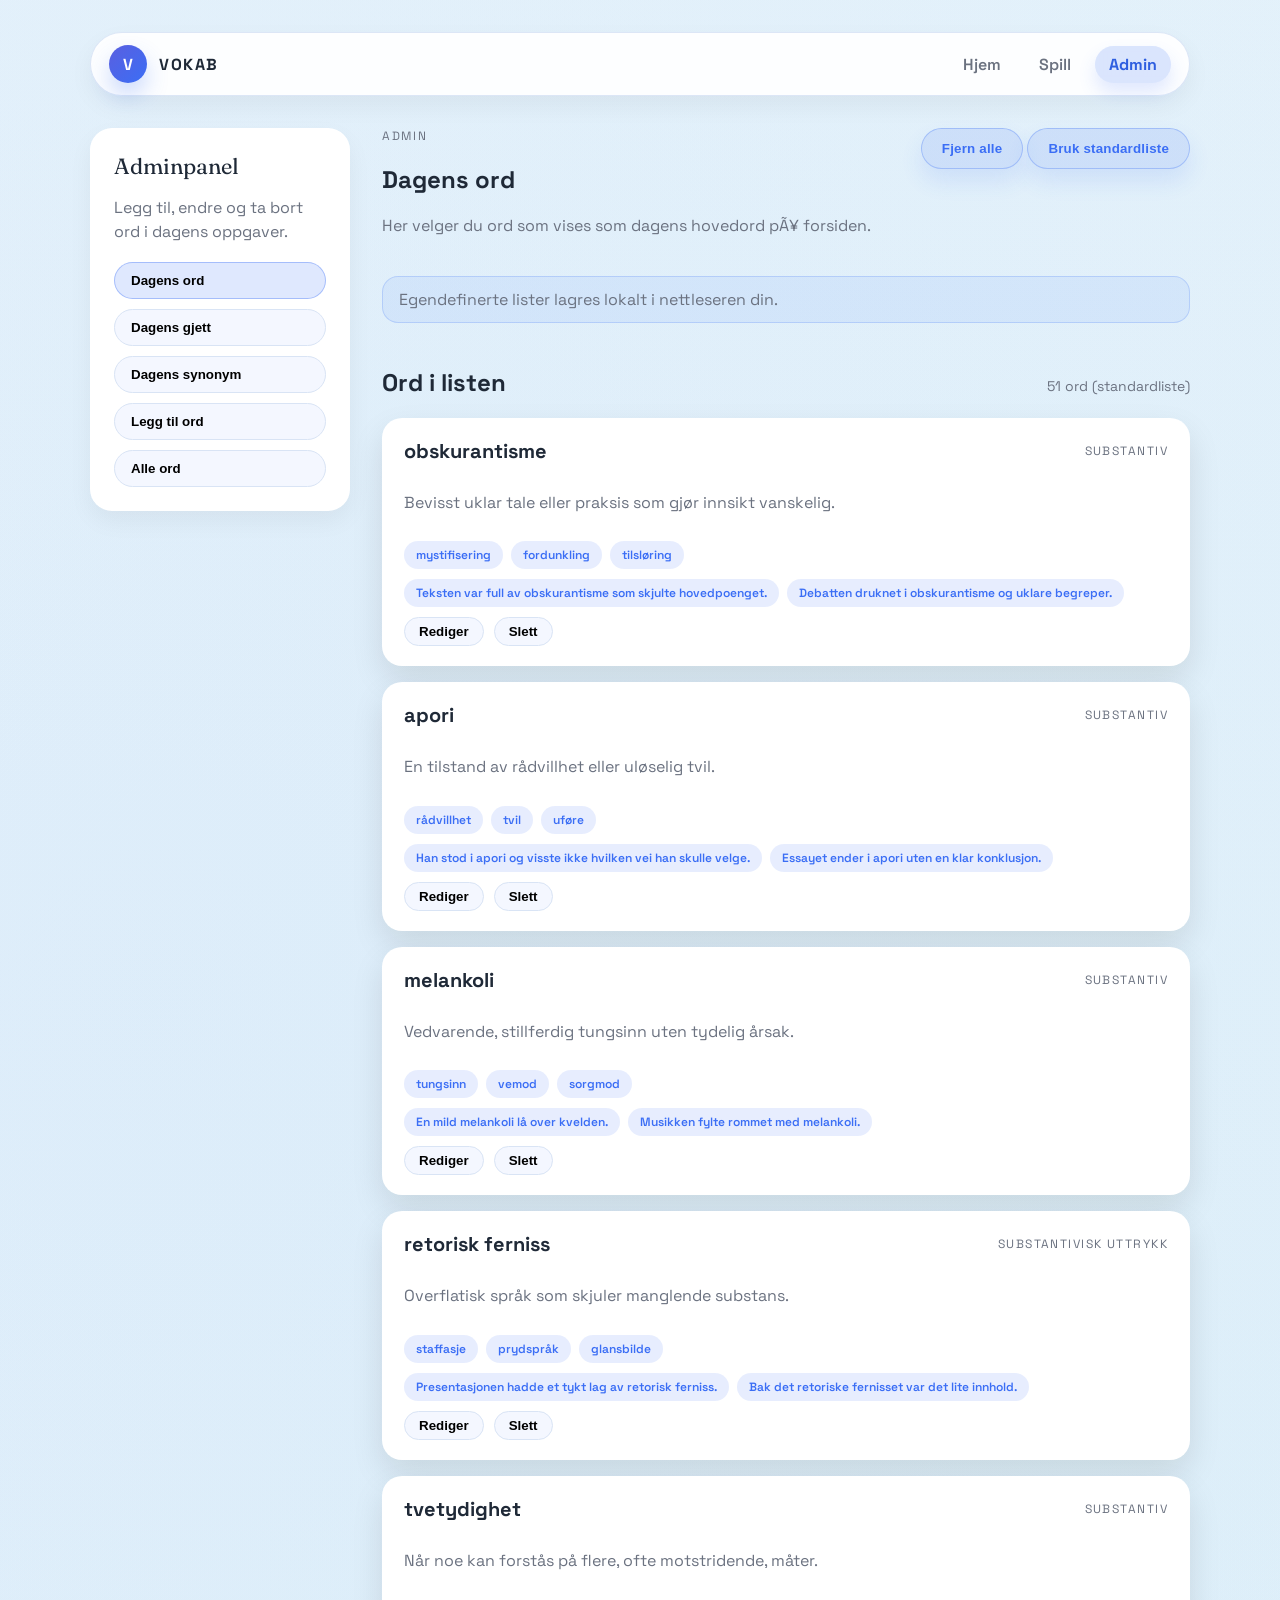
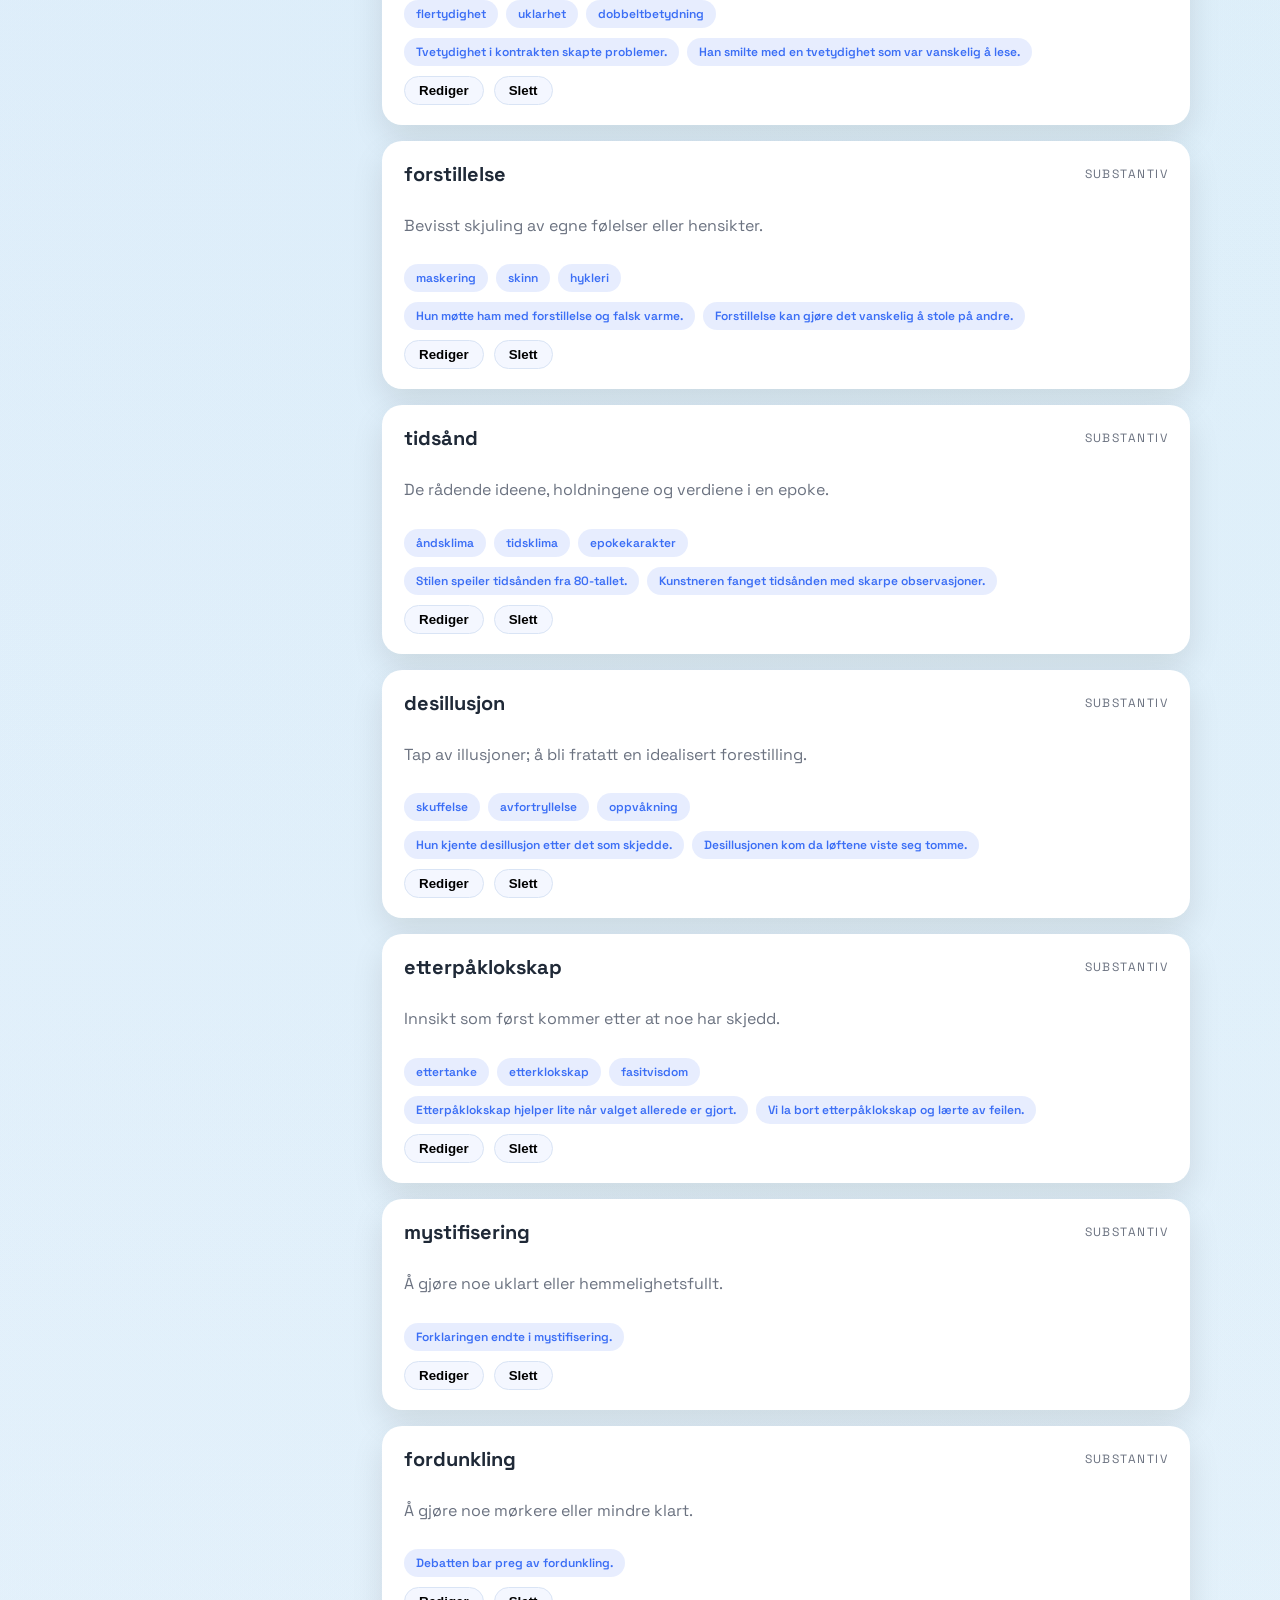
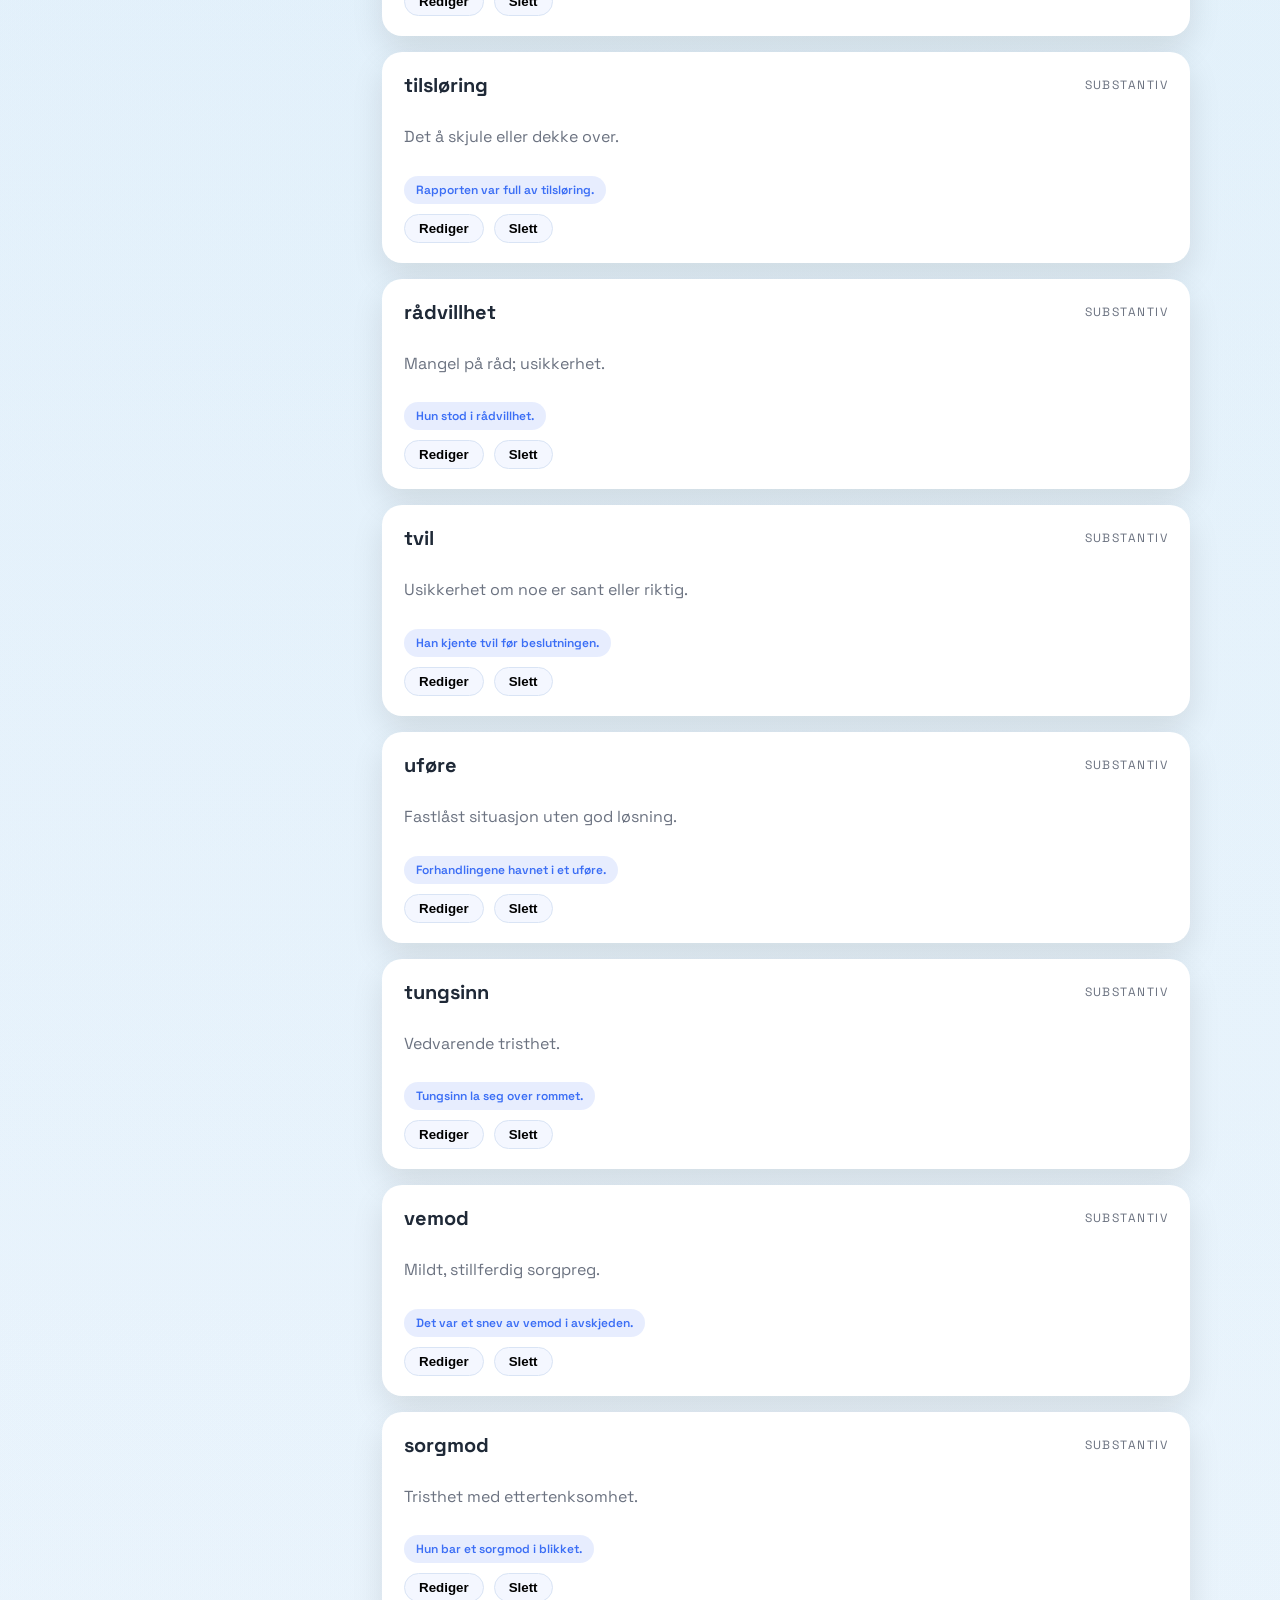
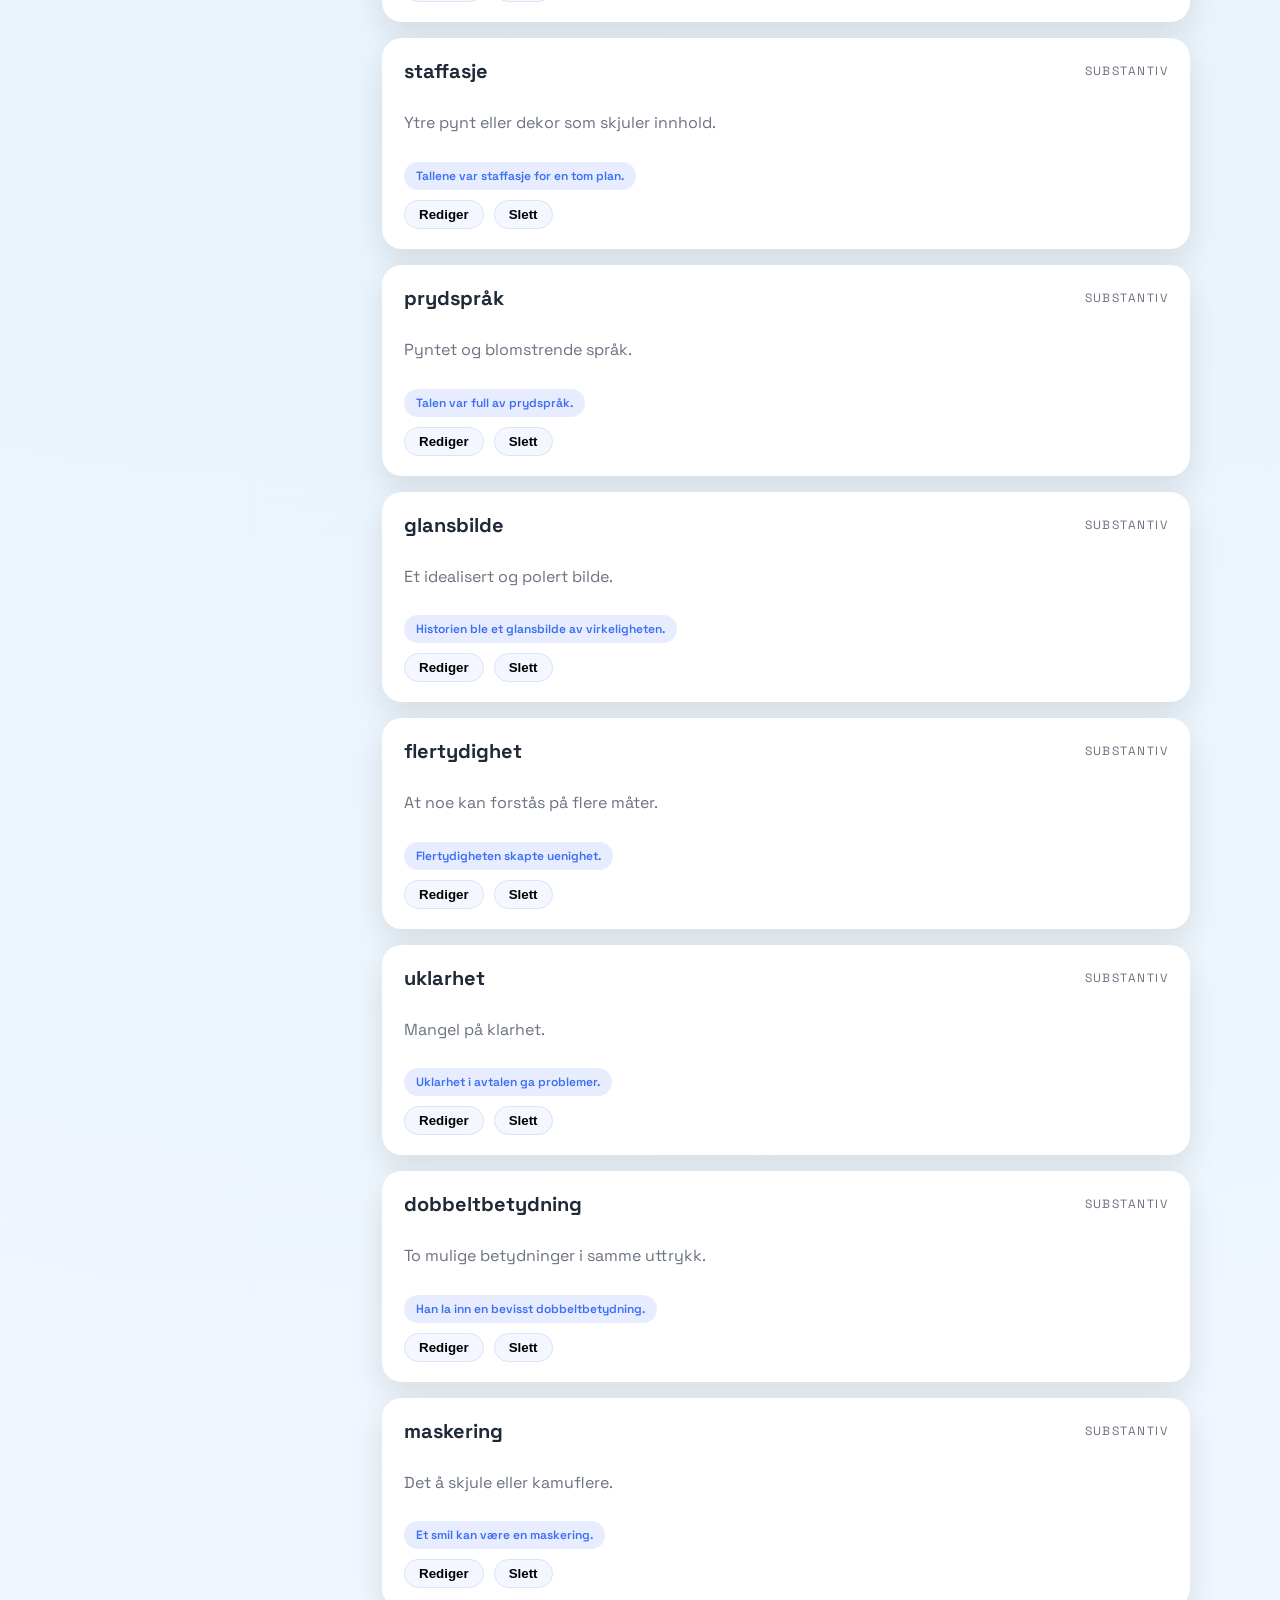
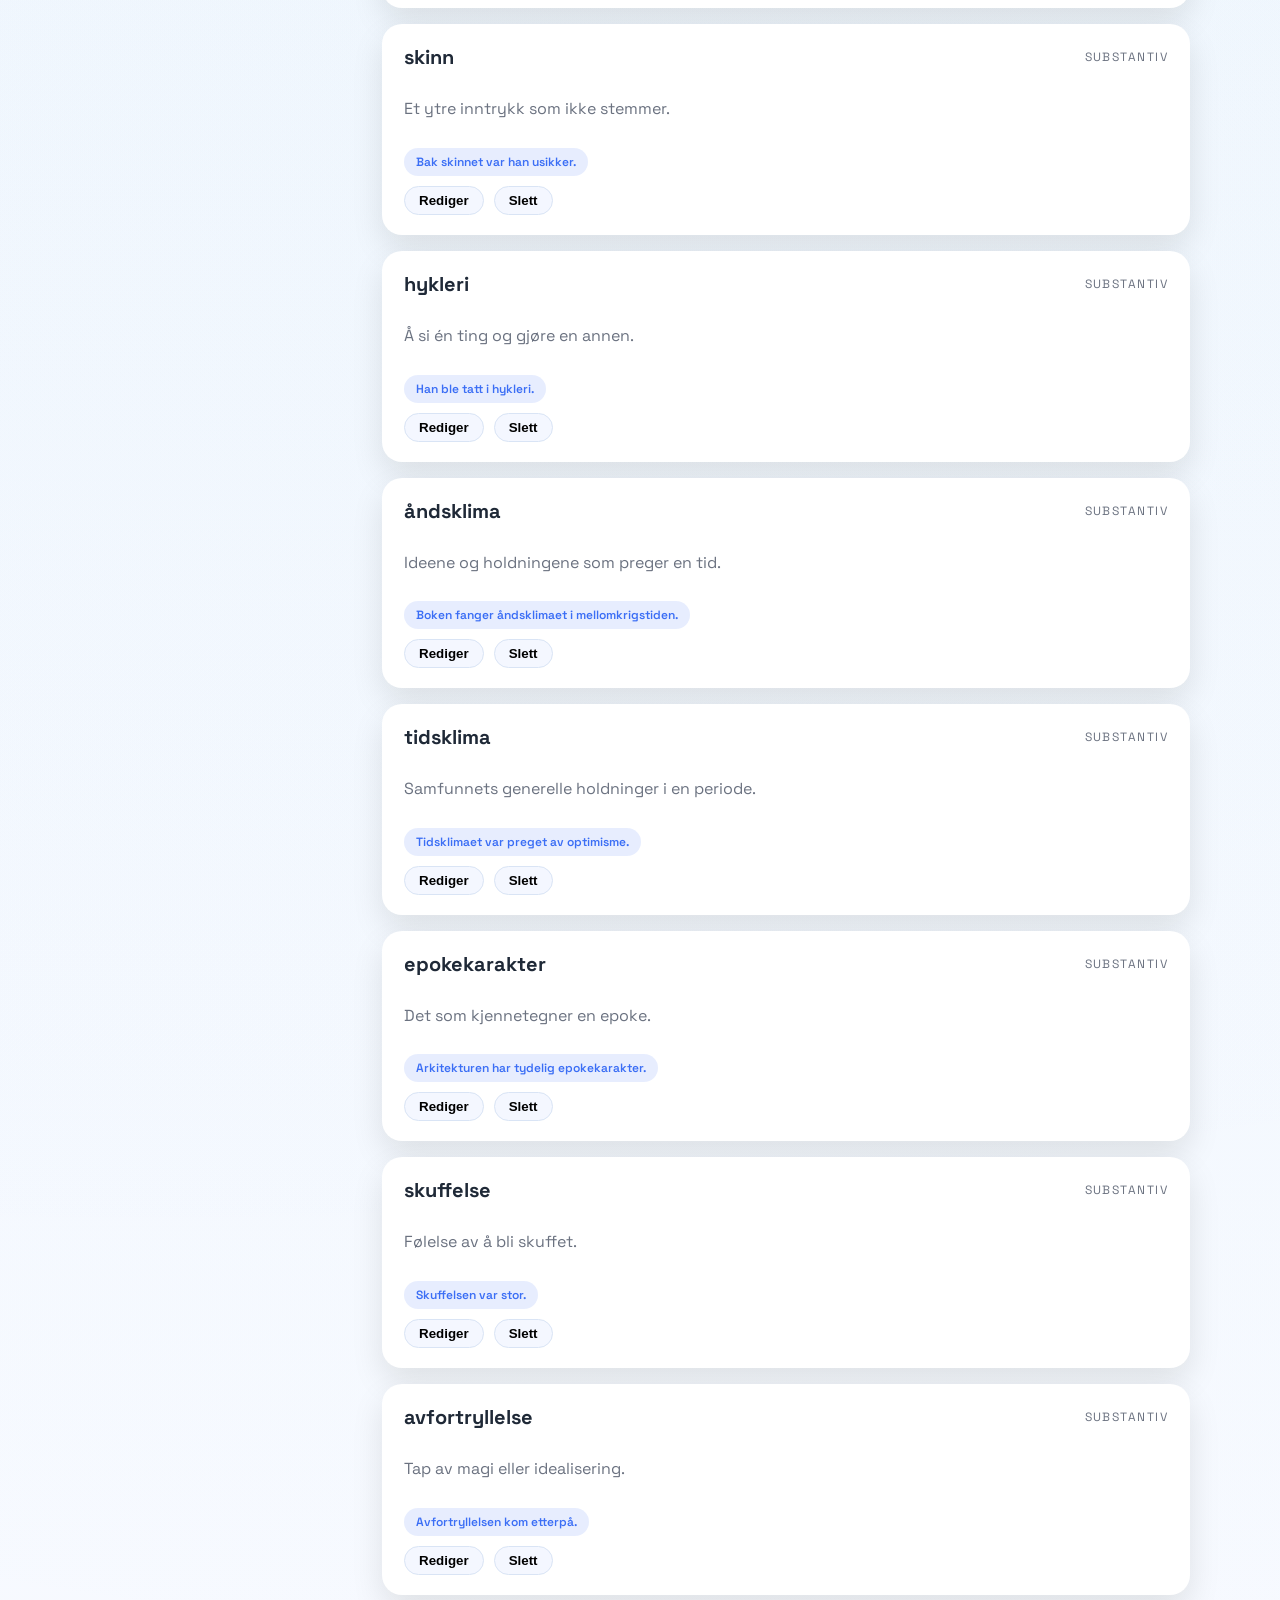
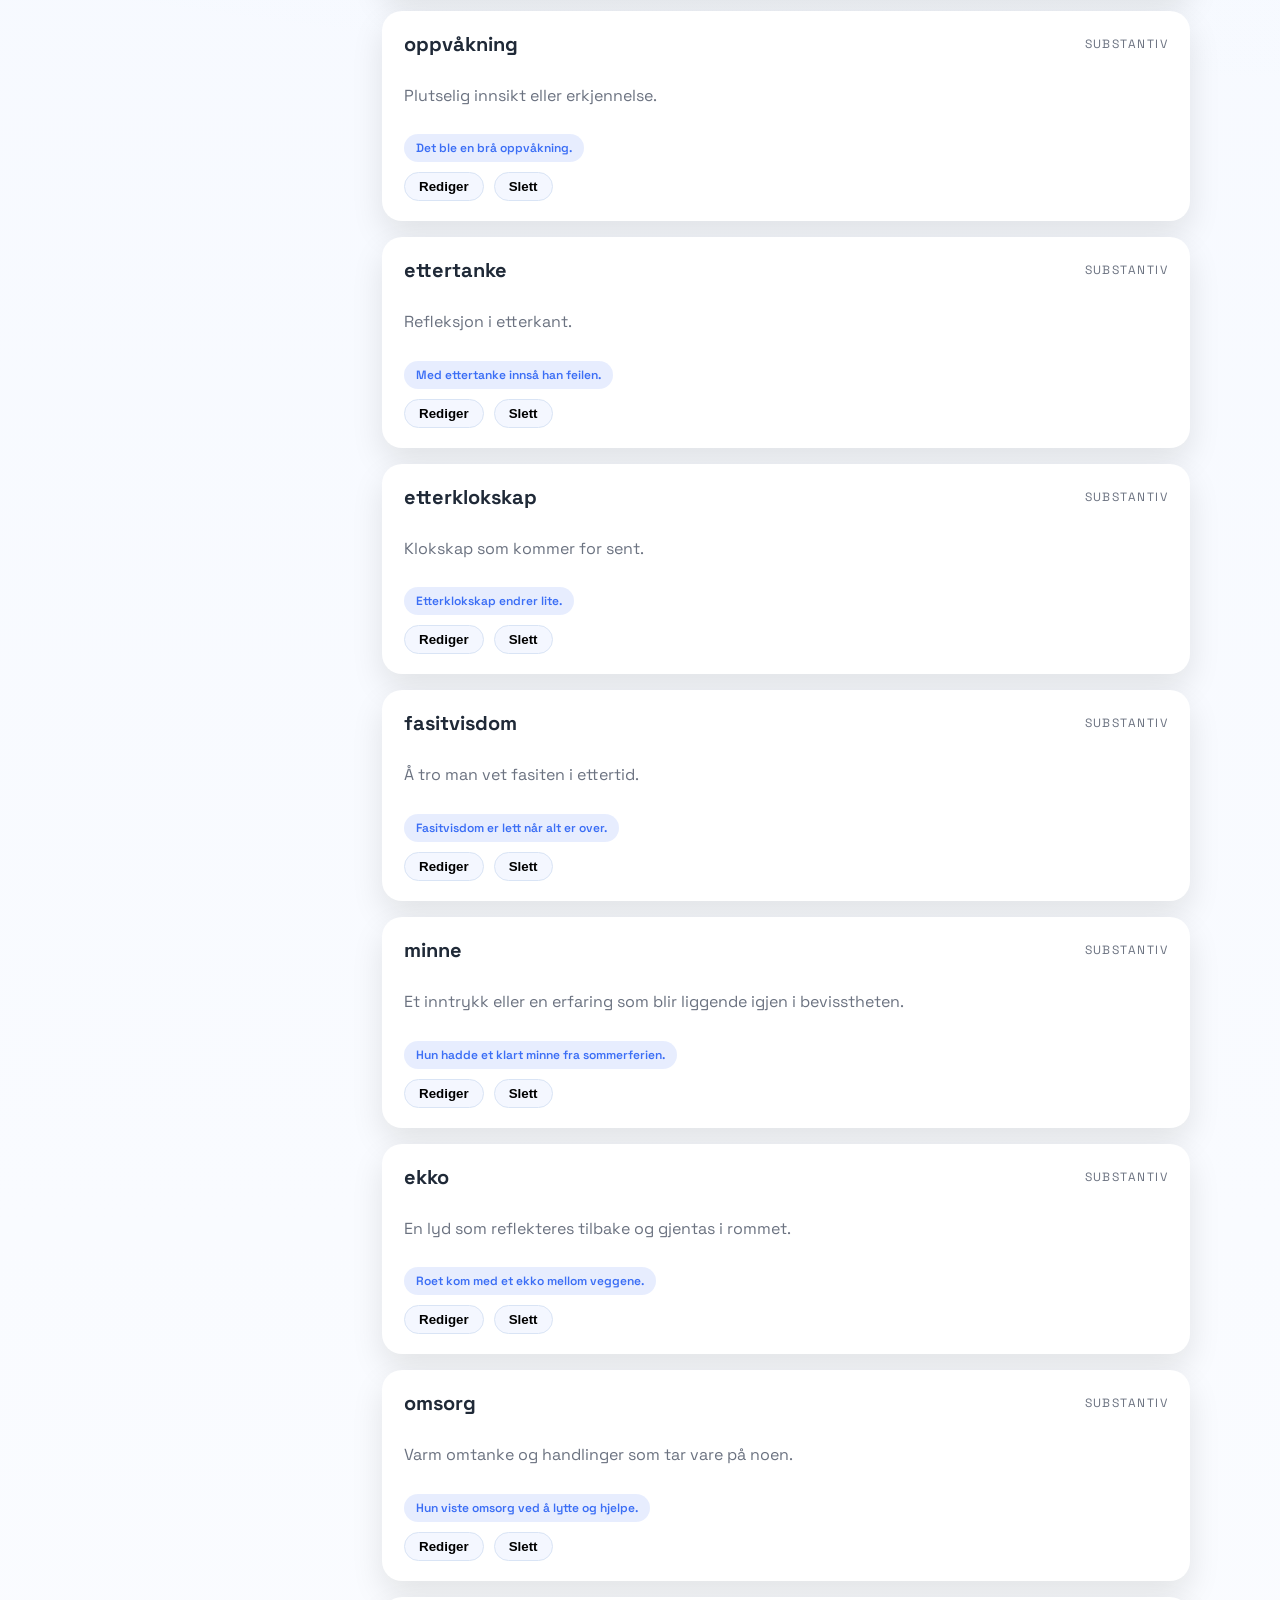
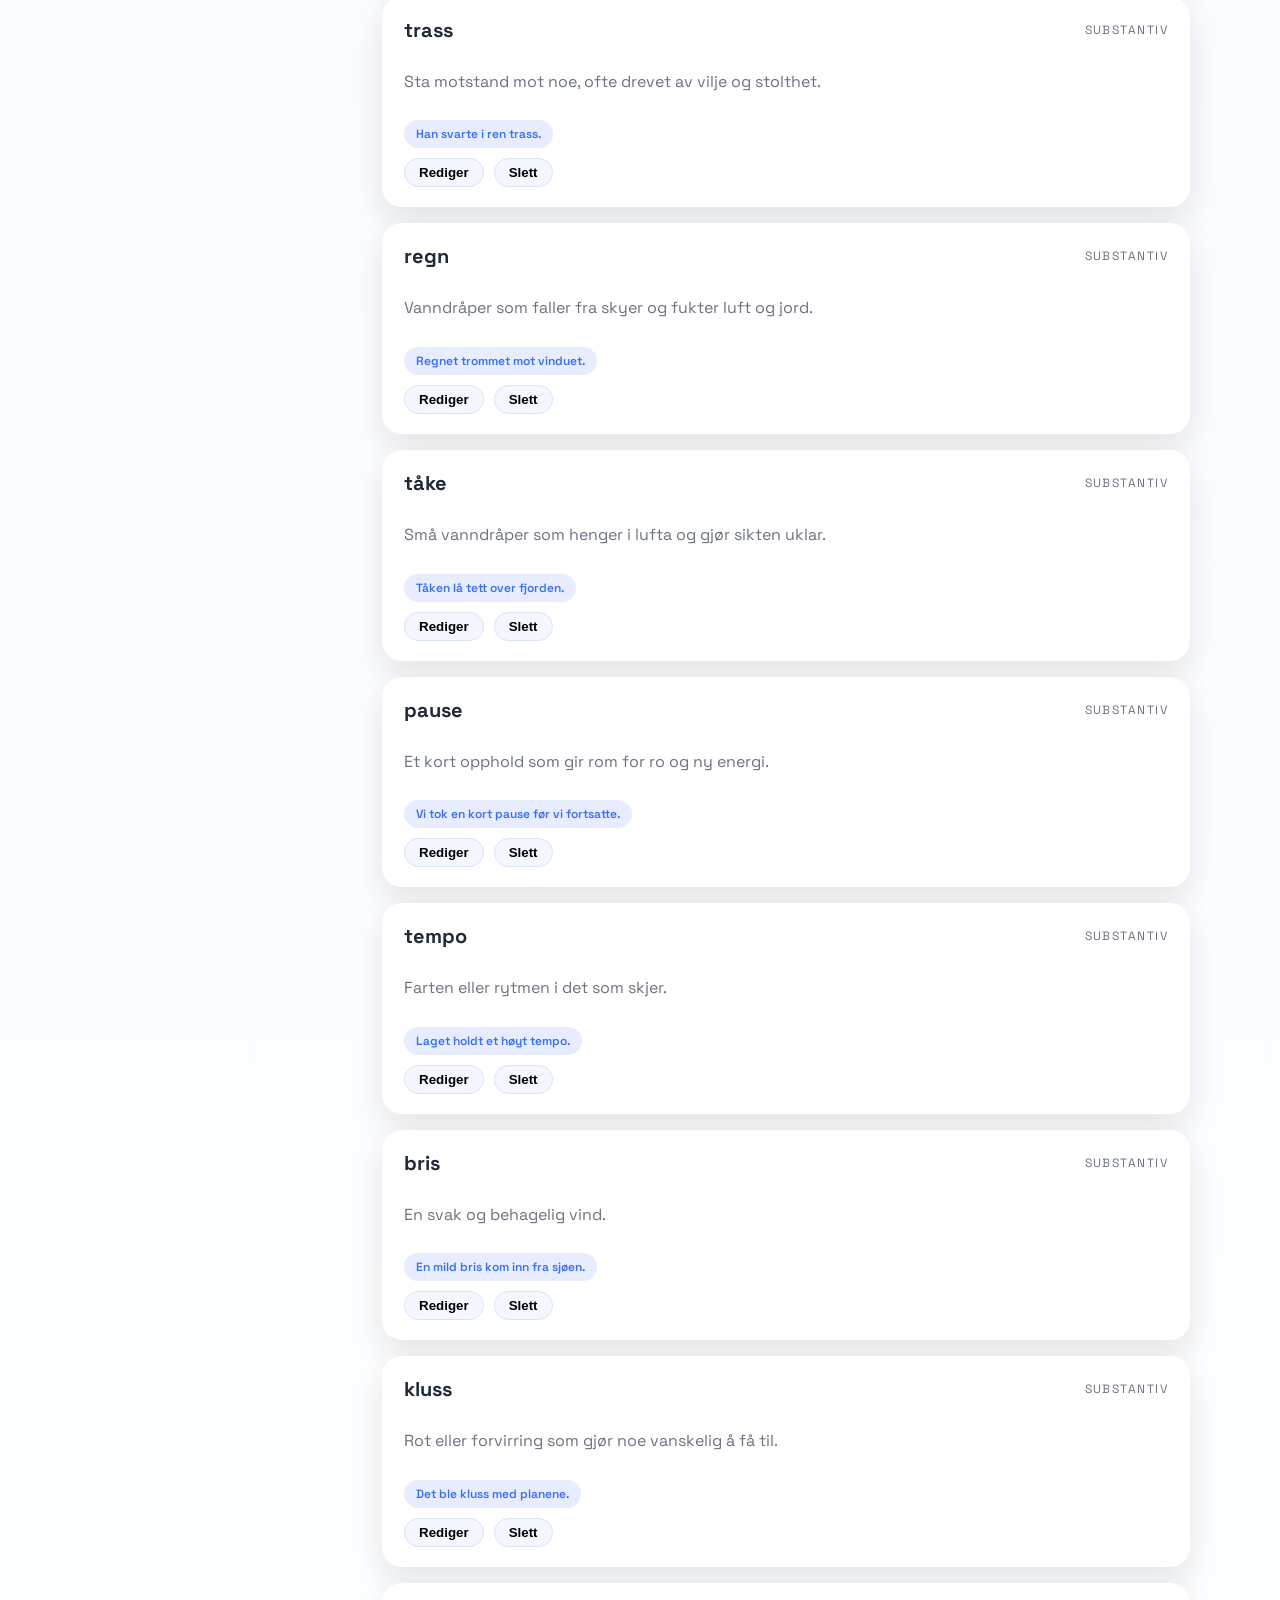
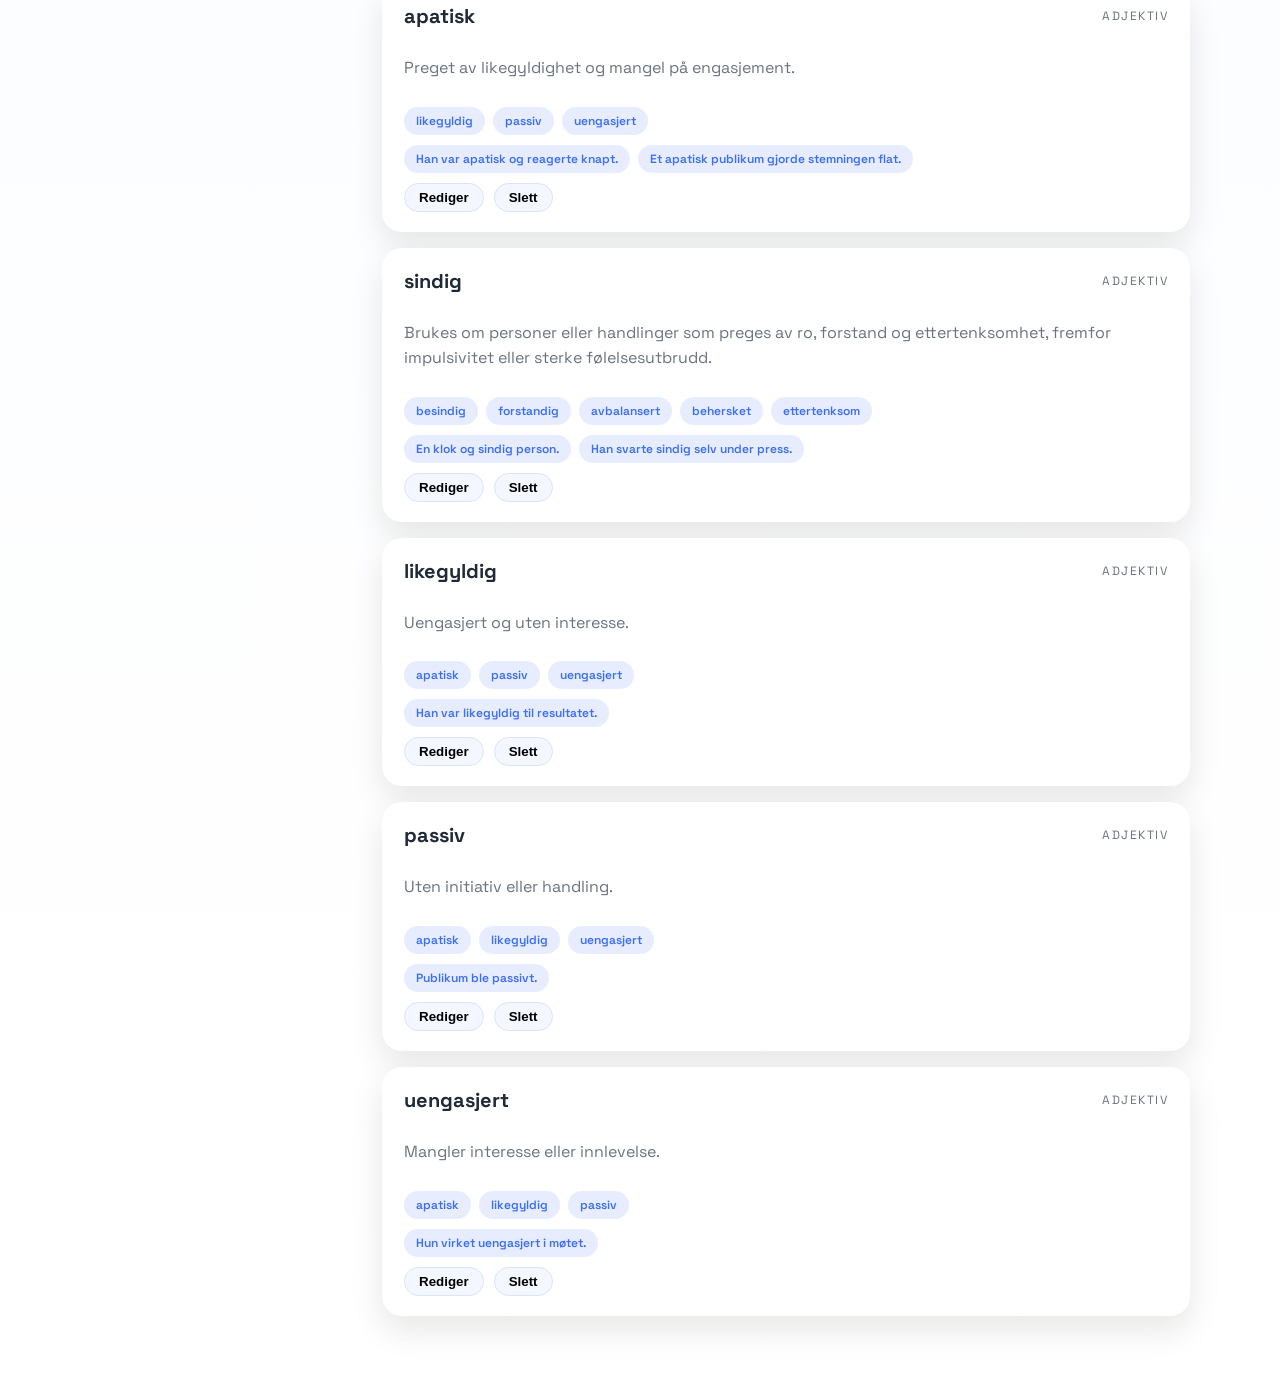
<file: admin.html>
<!doctype html>
<html lang="no">
<head>
  <meta charset="utf-8" />
  <meta name="viewport" content="width=device-width, initial-scale=1" />
  <title>Adminpanel - Vokab</title>
  <link rel="preconnect" href="https://fonts.googleapis.com" />
  <link rel="preconnect" href="https://fonts.gstatic.com" crossorigin />
  <link href="https://fonts.googleapis.com/css2?family=Fraunces:wght@600;700&family=Space+Grotesk:wght@400;600;700&display=swap" rel="stylesheet" />
  <link rel="stylesheet" href="style.css?v=20260201" />
</head>
<body class="admin-page">
  <nav class="site-nav">
    <a class="brand" href="index.html" aria-label="Hjem">
      <span class="brand-icon" aria-hidden="true">V</span>
      <span class="brand-name">Vokab</span>
    </a>
    <div class="nav-links" aria-label="Spillmeny">
      <a href="index.html">Hjem</a>
      <div class="nav-dropdown">
        <button class="nav-dropdown-toggle" type="button" aria-haspopup="true">Spill</button>
        <div class="nav-dropdown-menu" role="menu">
          <a href="games/synonymspill/index.html">Synonymspill</a>
          <a href="games/ordgjettespill/index.html">Ordgjettespill</a>
          <a href="games/kontinuum/index.html">Kontinuum</a>
          <a href="games/vokabularspill/index.html">Vokabularspill</a>
          <a href="games/setningsvalg/index.html">Setningsvalg</a>
        </div>
      </div>
      <a class="nav-home is-active" href="admin.html" aria-current="page">Admin</a>
    </div>
  </nav>

  <main class="admin-layout">
    <aside class="admin-sidebar">
      <div class="admin-sidebar-title">Adminpanel</div>
      <p class="admin-sidebar-subtitle">
        Legg til, endre og ta bort ord i dagens oppgaver.
      </p>
      <div class="admin-nav" role="tablist" aria-label="Velg oppgave">
        <button class="admin-nav-item is-active" type="button" data-section="dailyWords" role="tab">Dagens ord</button>
        <button class="admin-nav-item" type="button" data-section="quickGuess" role="tab">Dagens gjett</button>
        <button class="admin-nav-item" type="button" data-section="dailySynonyms" role="tab">Dagens synonym</button>
        <button class="admin-nav-item" type="button" data-section="addWord" role="tab">Legg til ord</button>
        <button class="admin-nav-item" type="button" data-section="allWords" role="tab">Alle ord</button>
      </div>
    </aside>

    <section class="admin-content">
      <header class="admin-header">
        <div>
          <div class="admin-kicker">Admin</div>
          <h1 id="admin-title">Dagens ord</h1>
          <p class="admin-description" id="admin-description"></p>
        </div>
        <div class="admin-header-actions">
          <button class="btn ghost" type="button" id="admin-clear-all">Fjern alle</button>
          <button class="btn ghost" type="button" id="admin-clear">Bruk standardliste</button>
        </div>
      </header>

      <div class="admin-note" id="admin-note">
        Egendefinerte lister lagres lokalt i nettleseren din.
      </div>

      <div id="admin-editor">
      <form class="admin-form" id="admin-form">
        <div class="admin-form-grid">
          <div class="admin-field">
            <label for="admin-word">Ord *</label>
            <input id="admin-word" name="word" type="text" autocomplete="off" required />
            <span>Ordet som skal brukes i dagens oppgave.</span>
          </div>
          <div class="admin-field">
            <label for="admin-type">Ordklasse</label>
            <input id="admin-type" name="type" type="text" autocomplete="off" />
            <span>Eksempel: substantiv, adjektiv, verb.</span>
          </div>
          <div class="admin-field">
            <label for="admin-desc">Beskrivelse *</label>
            <textarea id="admin-desc" name="desc"></textarea>
            <span>Brukes som forklaring i Dagens ord og ledetråd i Dagens gjett.</span>
          </div>
          <div class="admin-field">
            <label for="admin-meaning">Betydning</label>
            <textarea id="admin-meaning" name="meaning"></textarea>
            <span>Valgfri, vises i detaljvisninger og modaler.</span>
          </div>
          <div class="admin-field">
            <label for="admin-usage">Bruk</label>
            <textarea id="admin-usage" name="usage"></textarea>
            <span>Valgfri nyansering av bruk.</span>
          </div>
          <div class="admin-field">
            <label for="admin-examples">Eksempler</label>
            <textarea id="admin-examples" name="examples"></textarea>
            <span>Én setning per linje.</span>
          </div>
          <div class="admin-field">
            <label for="admin-synonyms">Synonymer</label>
            <textarea id="admin-synonyms" name="synonyms"></textarea>
            <span>Komma-separert. Kreves for Dagens synonym.</span>
          </div>
          <div class="admin-field">
            <label for="admin-see">Se også</label>
            <input id="admin-see" name="see" type="text" autocomplete="off" />
            <span>Knytter ordet til et annet begrep i ordbanken.</span>
          </div>
                  <div class="admin-field admin-checks">
            <label>Legg i lister</label>
            <div class="admin-checks-grid">
              <label class="admin-check">
                <input type="checkbox" id="admin-include-daily" />
                <span>Dagens ord</span>
              </label>
              <label class="admin-check">
                <input type="checkbox" id="admin-include-quick" />
                <span>Dagens gjett</span>
              </label>
              <label class="admin-check">
                <input type="checkbox" id="admin-include-synonym" />
                <span>Dagens synonym</span>
              </label>
            </div>
            <span>Huk av for hvor ordet skal brukes. Ellers lagres det kun i ordbanken.</span>
          </div>
        </div>

        <div class="admin-form-actions">
          <button class="btn primary" type="submit" id="admin-save">Lagre ord</button>
          <button class="btn secondary" type="button" id="admin-cancel">Avbryt</button>
          <span class="admin-form-state" id="admin-state"></span>
        </div>
      </form>

      <div class="admin-list-header">
        <h2>Ord i listen</h2>
        <span class="admin-count" id="admin-count"></span>
      </div>

      <div class="admin-list" id="admin-list"></div>
      </div>

      <div class="admin-allwords" id="admin-allwords" hidden>
        <div class="admin-toolbar">
          <label class="admin-search">
            <span>SÃ¸k</span>
            <input type="search" id="admin-search" placeholder="Skriv inn ord eller betydning" />
          </label>
          <div class="admin-filters" role="tablist" aria-label="Filtrer ord">
            <button class="admin-filter is-active" type="button" data-filter="all">Alle</button>
            <button class="admin-filter" type="button" data-filter="dailyWords">Dagens ord</button>
            <button class="admin-filter" type="button" data-filter="quickGuess">Dagens gjett</button>
            <button class="admin-filter" type="button" data-filter="dailySynonyms">Dagens synonym</button>
          </div>
        </div>
        <div class="admin-list-header">
          <h2>Komplett ordliste</h2>
          <span class="admin-count" id="admin-allwords-count"></span>
        </div>
        <div class="admin-list" id="admin-allwords-list"></div>
      </div>
    </section>
  </main>

  <script src="./js/storage/storage.js"></script>
  <script src="./js/words/nouns.js"></script>
  <script src="./js/words/adjectives.js"></script>
  <script src="./js/words/verbs.js"></script>
  <script src="./js/admin/admin.js"></script>
</body>
</html>
</file>
<file: style.css>
:root {
  --bg: #ffffff;
  --section: #eaf1fb;
  --card: #ffffff;
  --ink: #1f2937;
  --muted: #6b7280;
  --accent: #3b6ef5;
  --accent-2: #5a5fe0;
  --accent-3: #7b6cf6;
  --pastel-blue: #8ed1e8;
  --pastel-peach: #ffb78a;
  --pastel-mint: #6fe1d2;
  --pastel-yellow: #ffd88a;
  --pastel-coral: #f5a08a;
  --line: #d9e4f5;
  --shadow: 0 10px 25px rgba(0, 0, 0, 0.05);
}

* {
  box-sizing: border-box;
}

body {
  margin: 0;
  font-family: "Space Grotesk", "Trebuchet MS", sans-serif;
  background:
    radial-gradient(circle at 12% 8%, rgba(59, 110, 245, 0.1), transparent 58%),
    radial-gradient(circle at 88% 12%, rgba(111, 225, 210, 0.12), transparent 60%),
    linear-gradient(180deg, var(--bg) 0%, #f6f9ff 60%, var(--bg) 100%);
  color: var(--ink);
  min-height: 100vh;
  padding: 32px 16px 64px;
}

.site-nav {
  max-width: 1100px;
  margin: 0 auto 28px;
  padding: 12px 18px;
  background: rgba(255, 255, 255, 0.92);
  border: 1px solid rgba(217, 228, 245, 0.9);
  border-radius: 999px;
  display: flex;
  align-items: center;
  justify-content: space-between;
  gap: 16px;
  box-shadow: var(--shadow);
  backdrop-filter: blur(8px);
  position: relative;
  z-index: 120;
}

.brand {
  display: inline-flex;
  align-items: center;
  gap: 12px;
  text-decoration: none;
  color: var(--ink);
  font-weight: 700;
}

.brand-icon {
  width: 38px;
  height: 38px;
  border-radius: 50%;
  display: grid;
  place-items: center;
  background: linear-gradient(135deg, var(--accent-2), var(--accent));
  color: #fff;
  font-weight: 700;
  letter-spacing: 0.8px;
  box-shadow: 0 12px 22px rgba(59, 110, 245, 0.25);
}

.brand-name {
  font-size: 16px;
  text-transform: uppercase;
  letter-spacing: 1.6px;
}

.nav-links {
  display: flex;
  align-items: center;
  gap: 10px;
  flex-wrap: wrap;
  justify-content: flex-end;
  font-weight: 600;
}

.nav-links a {
  text-decoration: none;
  color: var(--muted);
  padding: 8px 14px;
  border-radius: 999px;
  transition: background 0.2s ease, color 0.2s ease, transform 0.2s ease;
}

.nav-links a:hover,
.nav-links a:focus-visible {
  background: rgba(59, 110, 245, 0.12);
  color: #2f5fe0;
  transform: translateY(-1px);
}

.nav-links .nav-home {
  background: rgba(59, 110, 245, 0.14);
  color: var(--accent);
  font-weight: 700;
}

.nav-links .nav-home:hover,
.nav-links .nav-home:focus-visible {
  background: rgba(59, 110, 245, 0.2);
  color: #2f5fe0;
}

.nav-links a.is-active {
  background: rgba(59, 110, 245, 0.18);
  color: #2f5fe0;
  box-shadow: 0 10px 18px rgba(59, 110, 245, 0.15);
}

.nav-dropdown {
  position: relative;
}

.nav-dropdown-toggle {
  background: transparent;
  border: 0;
  color: var(--muted);
  padding: 8px 14px;
  border-radius: 999px;
  font: inherit;
  font-weight: 600;
  cursor: pointer;
  transition: background 0.2s ease, color 0.2s ease, transform 0.2s ease;
}

.nav-dropdown-toggle:hover,
.nav-dropdown-toggle:focus-visible {
  background: rgba(59, 110, 245, 0.12);
  color: #2f5fe0;
  transform: translateY(-1px);
}

.nav-dropdown-menu {
  position: absolute;
  top: calc(100% + 10px);
  right: 0;
  min-width: 220px;
  background: #ffffff;
  border: 1px solid rgba(217, 228, 245, 0.9);
  border-radius: 18px;
  padding: 10px;
  box-shadow: var(--shadow);
  display: none;
  flex-direction: column;
  gap: 6px;
  z-index: 60;
}

.nav-dropdown-menu a {
  padding: 8px 12px;
  border-radius: 12px;
}

.nav-dropdown:hover .nav-dropdown-menu,
.nav-dropdown:focus-within .nav-dropdown-menu {
  display: flex;
}

.landing {
  max-width: 1100px;
  margin: 0 auto;
  display: grid;
  gap: 56px;
}

.hero {
  display: grid;
  gap: 32px;
  grid-template-columns: minmax(0, 1.1fr) minmax(0, 0.9fr);
  align-items: center;
  animation: fadeUp 0.8s ease both;
}

.hero-copy h1 {
  font-family: "Fraunces", "Times New Roman", serif;
  font-size: clamp(32px, 4vw, 46px);
  margin: 12px 0 10px;
  letter-spacing: 0.2px;
}

.hero-kicker {
  display: inline-flex;
  align-items: center;
  gap: 8px;
  background: rgba(59, 110, 245, 0.12);
  color: var(--accent);
  padding: 6px 12px;
  border-radius: 999px;
  font-weight: 700;
  text-transform: uppercase;
  letter-spacing: 1.8px;
  font-size: 12px;
}

.hero-subtitle {
  color: var(--muted);
  margin: 0;
  max-width: 440px;
  line-height: 1.6;
}

.hero-actions {
  display: flex;
  flex-wrap: wrap;
  align-items: center;
  gap: 16px;
  margin-top: 20px;
}

.hero-note {
  color: var(--muted);
  font-weight: 600;
}

.btn {
  display: inline-flex;
  align-items: center;
  gap: 10px;
  text-decoration: none;
  background: linear-gradient(135deg, var(--accent-2), var(--accent));
  color: #f8faff;
  border: 1px solid transparent;
  border-radius: 999px;
  padding: 12px 20px;
  font-weight: 700;
  letter-spacing: 0.2px;
  box-shadow: var(--shadow);
  transition: transform 0.2s ease, box-shadow 0.2s ease;
}

.btn:focus-visible {
  outline: 3px solid rgba(59, 110, 245, 0.3);
  outline-offset: 2px;
}

.btn:hover {
  transform: translateY(-2px);
  box-shadow: 0 18px 34px rgba(59, 110, 245, 0.22);
}

.daily-card {
  background: #ffffff;
  border: 1px solid var(--line);
  border-radius: 28px;
  padding: 28px;
  box-shadow: var(--shadow);
  position: relative;
  overflow: hidden;
  min-height: 240px;
  animation: floatIn 1s ease both;
}

.daily-card::after {
  content: "";
  position: absolute;
  width: 180px;
  height: 180px;
  right: -60px;
  top: -70px;
  background: radial-gradient(circle, rgba(59, 110, 245, 0.18), transparent 70%);
}

.daily-label {
  font-size: 13px;
  text-transform: uppercase;
  letter-spacing: 2px;
  font-weight: 700;
  color: var(--accent);
}

.daily-date {
  position: absolute;
  top: 22px;
  right: 22px;
  font-size: 12px;
  font-weight: 600;
  color: var(--accent);
  background: rgba(59, 110, 245, 0.12);
  padding: 6px 10px;
  border-radius: 999px;
  letter-spacing: 0.2px;
}

.daily-word {
  font-family: "Fraunces", "Times New Roman", serif;
  font-size: clamp(28px, 3.4vw, 36px);
  margin: 12px 0 8px;
}

.daily-desc {
  color: var(--muted);
  line-height: 1.6;
  margin: 0 0 16px;
}

.daily-details {
  display: grid;
  gap: 14px;
  margin-bottom: 16px;
}

.daily-block-title {
  font-size: 13px;
  text-transform: uppercase;
  letter-spacing: 1.6px;
  font-weight: 700;
  color: var(--accent);
  margin-bottom: 6px;
}

.daily-list {
  list-style: none;
  padding: 0;
  margin: 0;
  display: grid;
  gap: 8px;
  color: var(--muted);
}

.daily-list li {
  position: relative;
  padding-left: 16px;
}

.daily-list li::before {
  content: "•";
  position: absolute;
  left: 0;
  color: var(--accent);
}

.daily-tags {
  display: flex;
  flex-wrap: wrap;
  gap: 8px;
}

.daily-tag {
  display: inline-flex;
  align-items: center;
  padding: 6px 12px;
  border-radius: 999px;
  font-weight: 600;
  font-size: 14px;
  color: var(--ink);
  background: rgba(142, 209, 232, 0.35);
  border: none;
}

.daily-tag-button {
  cursor: pointer;
  transition: transform 0.15s ease, box-shadow 0.15s ease;
}

.daily-tag-button:hover {
  transform: translateY(-1px);
  box-shadow: 0 10px 18px rgba(59, 110, 245, 0.16);
}

.daily-tag-button:focus-visible {
  outline: 2px solid rgba(59, 110, 245, 0.35);
  outline-offset: 2px;
}

.daily-meta {
  font-weight: 700;
  font-size: 13px;
  color: var(--accent);
  background: rgba(59, 110, 245, 0.12);
  padding: 6px 12px;
  border-radius: 999px;
  display: inline-flex;
}

.daily-meta-button {
  border: none;
  cursor: pointer;
  transition: transform 0.15s ease, box-shadow 0.15s ease;
}

.daily-meta-button:hover {
  transform: translateY(-1px);
  box-shadow: 0 10px 18px rgba(59, 110, 245, 0.16);
}

.daily-meta-button:focus-visible {
  outline: 2px solid rgba(59, 110, 245, 0.35);
  outline-offset: 2px;
}

.quick-guess {
  display: grid;
  gap: 18px;
  grid-template-columns: 1fr;
  animation: fadeUp 0.8s ease both;
  animation-delay: 0.15s;
}

.quick-text {
  margin: 0;
  color: var(--muted);
  line-height: 1.6;
  max-width: 360px;
}

.quick-card {
  background: #ffffff;
  border: 1px solid var(--line);
  border-radius: 26px;
  padding: 24px;
  box-shadow: var(--shadow);
  display: grid;
  gap: 14px;
  position: relative;
  overflow: hidden;
}

.quick-card.is-solved,
.quick-card.is-revealed {
  border-color: rgba(59, 110, 245, 0.45);
  box-shadow:
    0 18px 36px rgba(59, 110, 245, 0.18),
    0 0 0 2px rgba(59, 110, 245, 0.12);
}

.quick-card.is-revealed {
  border-color: rgba(245, 160, 138, 0.5);
  box-shadow:
    0 18px 36px rgba(245, 160, 138, 0.2),
    0 0 0 2px rgba(245, 160, 138, 0.12);
}

.quick-card.is-solved::before {
  content: "";
  position: absolute;
  top: 12px;
  right: 12px;
  width: 34px;
  height: 34px;
  border-radius: 50%;
  background: rgba(59, 110, 245, 0.16);
  border: 2px solid rgba(59, 110, 245, 0.55);
  box-shadow:
    0 10px 20px rgba(59, 110, 245, 0.18),
    0 0 0 4px rgba(59, 110, 245, 0.08);
  transform: rotate(-6deg);
}

.quick-card.is-solved::after {
  content: "";
  position: absolute;
  top: 20px;
  right: 23px;
  width: 8px;
  height: 16px;
  border-right: 4px solid rgba(59, 110, 245, 0.9);
  border-bottom: 4px solid rgba(59, 110, 245, 0.9);
  transform: rotate(45deg);
}

.quick-card::after {
  content: "";
  position: absolute;
  width: 160px;
  height: 160px;
  right: -60px;
  top: -60px;
  background: radial-gradient(circle, rgba(142, 209, 232, 0.25), transparent 70%);
}

.quick-label {
  font-size: 13px;
  text-transform: uppercase;
  letter-spacing: 2px;
  font-weight: 700;
  color: var(--accent);
}

.quick-title {
  font-weight: 700;
  font-size: 22px;
  letter-spacing: 0.3px;
}

.quick-clue {
  font-weight: 600;
  color: var(--ink);
}

.quick-form {
  display: flex;
  flex-wrap: wrap;
  gap: 12px;
  align-items: center;
}

.quick-input {
  position: absolute;
  width: 1px;
  height: 1px;
  opacity: 0;
  border: 0;
  padding: 0;
  margin: 0;
  background: transparent;
  color: transparent;
  caret-color: transparent;
}

.quick-slots {
  display: flex;
  flex-wrap: wrap;
  gap: 8px;
  align-items: center;
  min-height: 78px;
  padding: 14px 18px;
  border-radius: 22px;
  background: rgba(255, 255, 255, 0.95);
  border: 2px dashed rgba(59, 110, 245, 0.35);
  cursor: text;
  width: min(720px, 100%);
}

.quick-slots:focus {
  outline: 2px solid rgba(59, 110, 245, 0.3);
  border-color: rgba(59, 110, 245, 0.5);
}

.quick-slot {
  width: 42px;
  height: 54px;
  display: inline-flex;
  align-items: center;
  justify-content: center;
  font-weight: 700;
  font-size: 20px;
  text-transform: lowercase;
  position: relative;
}

.quick-slot::after {
  content: "";
  position: absolute;
  left: 2px;
  right: 2px;
  bottom: 8px;
  height: 3px;
  border-radius: 999px;
  background: transparent;
}

.quick-slot.is-active {
  animation: caretBlink 1s steps(2, start) infinite;
}

.quick-slot.is-active::after {
  background: rgba(31, 41, 55, 0.6);
}

.quick-slots.is-locked .quick-slot {
  color: var(--accent-2);
}

.quick-slots.is-locked .quick-slot.is-active {
  animation: none;
}

.quick-slots.is-locked .quick-slot::after {
  background: transparent;
}

.btn.secondary {
  background: var(--pastel-mint);
  color: var(--ink);
  border-color: rgba(111, 225, 210, 0.55);
  box-shadow: 0 14px 26px rgba(111, 225, 210, 0.25);
}

.btn.ghost {
  background: rgba(59, 110, 245, 0.12);
  color: var(--accent);
  border-color: rgba(59, 110, 245, 0.3);
  box-shadow: 0 12px 22px rgba(59, 110, 245, 0.12);
}

.btn.ghost:hover {
  box-shadow: 0 16px 28px rgba(59, 110, 245, 0.18);
}

.btn.secondary:hover {
  box-shadow: 0 18px 32px rgba(111, 225, 210, 0.28);
}

.btn.admin {
  background: rgba(31, 41, 55, 0.08);
  color: var(--ink);
  border-color: rgba(31, 41, 55, 0.18);
  box-shadow: none;
}

.btn.admin:hover {
  box-shadow: 0 12px 22px rgba(27, 26, 23, 0.12);
}

.quick-form .btn {
  padding: 10px 18px;
  font-size: 14px;
}

.quick-feedback {
  min-height: 22px;
  font-weight: 600;
  display: grid;
  gap: 12px;
}

.quick-message {
  margin: 0;
  font-weight: 600;
}

.quick-detail {
  background: rgba(255, 255, 255, 0.85);
  border: 1px solid var(--line);
  border-radius: 18px;
  padding: 16px 18px;
  display: grid;
  gap: 8px;
  box-shadow: inset 0 1px 0 rgba(255, 255, 255, 0.7);
}

.quick-detail-word {
  font-family: "Fraunces", "Times New Roman", serif;
  font-size: 20px;
  color: var(--accent);
  letter-spacing: 0.3px;
}

.quick-detail-heading {
  text-transform: uppercase;
  letter-spacing: 1.6px;
  font-size: 12px;
  font-weight: 700;
  color: var(--accent);
  margin-top: 6px;
}

.quick-detail-body {
  margin: 0;
  color: var(--muted);
  line-height: 1.55;
  font-weight: 500;
}

.quick-detail-see {
  margin: 0;
  color: var(--accent);
  font-weight: 700;
}

.quick-detail-see-link {
  background: none;
  border: none;
  color: var(--accent);
  font-weight: 700;
  padding: 0;
  cursor: pointer;
  text-decoration: none;
}

.quick-detail-see-link:hover,
.quick-detail-see-link:focus-visible {
  text-decoration: underline;
  text-underline-offset: 3px;
}

.quick-detail-see-link:focus-visible {
  outline: 2px solid rgba(59, 110, 245, 0.3);
  outline-offset: 2px;
}

.quick-modal-backdrop {
  position: fixed;
  inset: 0;
  background: rgba(59, 110, 245, 0.15);
  backdrop-filter: blur(6px);
  display: flex;
  align-items: center;
  justify-content: center;
  padding: 20px;
  opacity: 0;
  pointer-events: none;
  transition: opacity 0.2s ease;
  z-index: 999;
}

.quick-modal-backdrop.is-open {
  opacity: 1;
  pointer-events: auto;
}

.quick-modal {
  background: #ffffff;
  border: 1px solid var(--line);
  border-radius: 26px;
  box-shadow: 0 20px 40px rgba(31, 41, 55, 0.16);
  padding: 24px;
  width: min(560px, 100%);
  display: grid;
  gap: 12px;
  position: relative;
  animation: floatIn 0.3s ease both;
}

.quick-modal-title {
  font-family: "Fraunces", "Times New Roman", serif;
  font-size: 22px;
  color: var(--accent);
}

.quick-modal-content {
  display: grid;
  gap: 10px;
  max-width: 420px;
}

.quick-modal-close {
  position: absolute;
  top: 14px;
  right: 14px;
  width: 34px;
  height: 34px;
  border-radius: 50%;
  border: 1px solid rgba(31, 41, 55, 0.12);
  background: rgba(255, 255, 255, 0.8);
  font-size: 18px;
  cursor: pointer;
}

.quick-modal-close:focus-visible {
  outline: 2px solid rgba(59, 110, 245, 0.35);
  outline-offset: 2px;
}

.quick-detail-example {
  margin: 0;
  color: var(--ink);
}

.quick-detail-example em {
  font-style: italic;
}

.quick-detail-meta {
  justify-self: start;
  background: rgba(59, 110, 245, 0.12);
  color: var(--accent);
  font-weight: 700;
  padding: 6px 12px;
  border-radius: 999px;
  font-size: 13px;
}

.quick-detail-meta-button {
  border: none;
  cursor: pointer;
  transition: transform 0.15s ease, box-shadow 0.15s ease;
}

.quick-detail-meta-button:hover {
  transform: translateY(-1px);
  box-shadow: 0 10px 18px rgba(59, 110, 245, 0.16);
}

.quick-detail-meta-button:focus-visible {
  outline: 2px solid rgba(59, 110, 245, 0.3);
  outline-offset: 2px;
}

.quick-feedback[data-state="success"] {
  color: #2b7f74;
}

.quick-feedback[data-state="warn"] {
  color: #8a6a2c;
}

.quick-feedback[data-state="error"] {
  color: #a45845;
}

.quick-link {
  color: var(--accent);
  font-weight: 700;
  text-decoration: none;
  display: inline-flex;
  gap: 6px;
  align-items: center;
}

.quick-link:hover {
  text-decoration: underline;
}

.games {
  display: grid;
  gap: 22px;
}

.section-title {
  font-weight: 700;
  font-size: 22px;
  letter-spacing: 0.3px;
}

.grid {
  display: grid;
  gap: 18px;
  grid-template-columns: repeat(auto-fit, minmax(240px, 1fr));
}

.card {
  background: var(--card);
  border: 1px solid var(--line);
  border-radius: 22px;
  padding: 22px;
  box-shadow: var(--shadow);
  display: grid;
  gap: 12px;
  text-decoration: none;
  color: inherit;
  position: relative;
  overflow: hidden;
  transform: translateY(8px);
  opacity: 0;
  animation: fadeUp 0.7s ease both;
}

.card:nth-child(1) {
  animation-delay: 0.1s;
}

.card:nth-child(2) {
  animation-delay: 0.2s;
}

.card:nth-child(3) {
  animation-delay: 0.3s;
}

.card:nth-child(4) {
  animation-delay: 0.4s;
}

.card:nth-child(5) {
  animation-delay: 0.5s;
}

.card::after {
  content: "";
  position: absolute;
  width: 120px;
  height: 120px;
  right: -40px;
  bottom: -50px;
  background: radial-gradient(circle, rgba(59, 110, 245, 0.16), transparent 70%);
}

.card-title {
  font-size: 20px;
  font-weight: 700;
}

.card-text {
  color: var(--muted);
  line-height: 1.6;
  margin: 0;
}

.card-cta {
  justify-self: start;
  background: rgba(59, 110, 245, 0.12);
  color: var(--accent);
  font-weight: 700;
  padding: 8px 14px;
  border-radius: 999px;
}

.card-synonym {
  background: #e9f7fb;
}

.card-ordgjett {
  background: #fff1e9;
}

.card-kontinuum {
  background: #e9fbf7;
}

.card-vokabular {
  background: #fff6e3;
}

.card-setning {
  background: #ffece8;
}

.card:hover {
  transform: translateY(-4px);
  box-shadow: 0 16px 32px rgba(31, 41, 55, 0.12);
}

@keyframes fadeUp {
  from {
    opacity: 0;
    transform: translateY(16px);
  }
  to {
    opacity: 1;
    transform: translateY(0);
  }
}

@keyframes floatIn {
  from {
    opacity: 0;
    transform: translateY(18px) scale(0.98);
  }
  to {
    opacity: 1;
    transform: translateY(0) scale(1);
  }
}

@keyframes caretBlink {
  0%,
  49% {
    opacity: 1;
  }
  50%,
  100% {
    opacity: 0;
  }
}

@media (max-width: 860px) {
  .site-nav {
    flex-direction: column;
    align-items: flex-start;
    border-radius: 26px;
  }

  .nav-links {
    justify-content: flex-start;
  }

  .hero {
    grid-template-columns: 1fr;
  }

  .hero-actions {
    align-items: flex-start;
  }
}

@media (max-width: 600px) {
  body {
    padding: 24px 14px 52px;
  }

  .site-nav {
    padding: 14px 16px;
  }

  .nav-links {
    width: 100%;
    overflow-x: auto;
    flex-wrap: nowrap;
    padding-bottom: 6px;
    -webkit-overflow-scrolling: touch;
  }

  .nav-links a {
    white-space: nowrap;
  }

  .daily-card {
    padding: 22px;
  }

  .quick-slots {
    flex-wrap: nowrap;
    overflow-x: auto;
    gap: 6px;
    padding: 12px 14px;
    min-height: 62px;
  }

  .quick-slot {
    width: 32px;
    height: 44px;
    font-size: 18px;
  }
}

/* Admin panel */
.admin-page .site-nav {
  margin-bottom: 32px;
}

.admin-layout {
  display: grid;
  grid-template-columns: minmax(220px, 260px) minmax(0, 1fr);
  gap: 32px;
  max-width: 1100px;
  margin: 0 auto;
  align-items: start;
}

.admin-sidebar {
  background: var(--card);
  border-radius: 22px;
  padding: 24px;
  box-shadow: var(--shadow);
  position: sticky;
  top: 24px;
}

.admin-sidebar-title {
  font-family: "Fraunces", serif;
  font-size: 22px;
  margin-bottom: 6px;
}

.admin-sidebar-subtitle {
  color: var(--muted);
  margin-bottom: 18px;
  line-height: 1.5;
}

.admin-nav {
  display: flex;
  flex-direction: column;
  gap: 10px;
}

.admin-nav-item {
  border: 1px solid var(--line);
  background: #f4f7ff;
  border-radius: 999px;
  padding: 10px 16px;
  font-weight: 600;
  text-align: left;
  cursor: pointer;
  transition: transform 0.2s ease, box-shadow 0.2s ease, background 0.2s ease;
}

.admin-nav-item:hover {
  transform: translateY(-2px);
  box-shadow: 0 12px 24px rgba(21, 18, 14, 0.12);
}

.admin-nav-item.is-active {
  background: rgba(59, 110, 245, 0.16);
  border-color: rgba(59, 110, 245, 0.35);
}

.admin-content {
  display: flex;
  flex-direction: column;
  gap: 24px;
}

.admin-allwords {
  display: flex;
  flex-direction: column;
  gap: 20px;
}

body:not(.is-allwords) #admin-allwords {
  display: none;
}

body.is-allwords #admin-editor {
  display: none;
}

.admin-header {
  display: flex;
  justify-content: space-between;
  gap: 24px;
  align-items: flex-start;
}

.admin-kicker {
  text-transform: uppercase;
  letter-spacing: 0.14em;
  font-size: 12px;
  color: var(--muted);
  margin-bottom: 8px;
}

.admin-description {
  color: var(--muted);
  max-width: 520px;
}

.admin-note {
  background: rgba(59, 110, 245, 0.08);
  border: 1px solid rgba(59, 110, 245, 0.2);
  padding: 12px 16px;
  border-radius: 16px;
  color: var(--muted);
}

.admin-form {
  background: var(--card);
  border-radius: 22px;
  padding: 24px;
  box-shadow: var(--shadow);
}

.admin-form-grid {
  display: grid;
  grid-template-columns: repeat(2, minmax(0, 1fr));
  gap: 18px 20px;
}

.admin-field {
  display: flex;
  flex-direction: column;
  gap: 8px;
}

.admin-field label {
  font-weight: 600;
  font-size: 14px;
}

.admin-field input,
.admin-field textarea,
.admin-field select {
  font-family: "Space Grotesk", sans-serif;
  font-size: 15px;
  padding: 12px 14px;
  border-radius: 14px;
  border: 1px solid var(--line);
  background: #ffffff;
}

.admin-field textarea {
  min-height: 84px;
  resize: vertical;
}

.admin-field span {
  font-size: 12px;
  color: var(--muted);
}

.admin-form-actions {
  display: flex;
  align-items: center;
  gap: 12px;
  margin-top: 18px;
}

.admin-form-state {
  color: var(--muted);
  font-size: 13px;
}

.admin-list-header {
  display: flex;
  justify-content: space-between;
  align-items: baseline;
}

.admin-count {
  color: var(--muted);
  font-size: 14px;
}

.admin-list {
  display: grid;
  gap: 16px;
}

.admin-card {
  background: var(--card);
  border-radius: 20px;
  padding: 20px 22px;
  box-shadow: 0 14px 32px rgba(21, 18, 14, 0.1);
  display: grid;
  gap: 10px;
}

.admin-card-header {
  display: flex;
  justify-content: space-between;
  gap: 12px;
  align-items: center;
}

.admin-card-title {
  font-size: 20px;
  font-weight: 700;
}

.admin-card-type {
  font-size: 12px;
  text-transform: uppercase;
  letter-spacing: 0.12em;
  color: var(--muted);
}

.admin-card-desc {
  color: var(--muted);
  line-height: 1.6;
}

.admin-card-tags {
  display: flex;
  flex-wrap: wrap;
  gap: 8px;
}

.admin-tag {
  background: rgba(59, 110, 245, 0.12);
  color: var(--accent);
  padding: 6px 12px;
  border-radius: 999px;
  font-size: 12px;
  font-weight: 600;
}

.admin-card-actions {
  display: flex;
  gap: 10px;
}

.admin-card-actions button {
  border-radius: 999px;
  padding: 6px 14px;
  border: 1px solid var(--line);
  background: #f4f7ff;
  cursor: pointer;
  font-weight: 600;
}

.admin-card-actions button:hover {
  background: #eef3ff;
}

.admin-empty {
  background: rgba(255, 255, 255, 0.7);
  border: 1px dashed var(--line);
  padding: 22px;
  border-radius: 18px;
  color: var(--muted);
  text-align: center;
}

.admin-checks {
  grid-column: 1 / -1;
}

.admin-checks-grid {
  display: flex;
  flex-wrap: wrap;
  gap: 10px;
  margin-top: 6px;
}

.admin-check {
  display: inline-flex;
  align-items: center;
  gap: 8px;
  background: rgba(59, 110, 245, 0.08);
  border: 1px solid rgba(59, 110, 245, 0.18);
  border-radius: 999px;
  padding: 8px 14px;
  font-weight: 600;
  font-size: 13px;
  color: var(--accent);
}

.admin-check input {
  accent-color: var(--accent);
}

body:not(.is-addword) #admin-form {
  display: none;
}

body.is-addword .admin-list-header,
body.is-addword #admin-list {
  display: none;
}

.admin-toolbar {
  display: flex;
  justify-content: space-between;
  gap: 16px;
  flex-wrap: wrap;
  align-items: flex-end;
}

.admin-search {
  display: flex;
  flex-direction: column;
  gap: 6px;
  font-weight: 600;
  font-size: 14px;
  min-width: 220px;
}

.admin-search input {
  font-family: "Space Grotesk", sans-serif;
  font-size: 15px;
  padding: 12px 14px;
  border-radius: 14px;
  border: 1px solid var(--line);
  background: #ffffff;
}

.admin-filters {
  display: flex;
  gap: 10px;
  flex-wrap: wrap;
}

.admin-filter {
  border: 1px solid var(--line);
  background: #f4f7ff;
  border-radius: 999px;
  padding: 8px 14px;
  font-weight: 600;
  cursor: pointer;
}

.admin-filter.is-active {
  background: rgba(59, 110, 245, 0.16);
  border-color: rgba(59, 110, 245, 0.35);
}

.admin-word-meta {
  display: flex;
  flex-wrap: wrap;
  gap: 8px;
  align-items: center;
  justify-content: space-between;
}

.admin-toggles {
  display: flex;
  gap: 10px;
  flex-wrap: wrap;
}

.admin-toggle {
  display: inline-flex;
  align-items: center;
  gap: 6px;
  background: rgba(59, 110, 245, 0.08);
  border: 1px solid rgba(59, 110, 245, 0.18);
  border-radius: 999px;
  padding: 6px 12px;
  font-size: 12px;
  font-weight: 600;
  color: var(--accent);
}

.admin-toggle input {
  accent-color: var(--accent);
}

@media (max-width: 980px) {
  .admin-layout {
    grid-template-columns: 1fr;
  }

  .admin-sidebar {
    position: static;
  }

  .admin-form-grid {
    grid-template-columns: 1fr;
  }

  .admin-header {
    flex-direction: column;
  }
}
</file>
<file: games/legacy-vokab/style.css>
:root {
    --bg: #f5f3ea;
    --card: #ffffff;
    --text: #1b1b1b;
    --muted: #666;
    --line: #e7e2d4;
    --accent: #f2b21c;
    --accent2: #ffe5a6;
    --ok: #2ecc71;
    --bad: #e74c3c;
}

* {
    box-sizing: border-box;
}

body {
    margin: 0;
    font-family: Arial, sans-serif;
    background: var(--bg);
    color: var(--text);
    padding: 20px;
    display: flex;
    flex-direction: column;
    align-items: center;
    gap: 16px;
}

.site-nav {
    width: min(1100px, 100%);
    margin: 0 auto 28px;
    padding: 12px 18px;
    background: rgba(255, 255, 255, 0.7);
    border: 1px solid rgba(231, 217, 199, 0.9);
    border-radius: 999px;
    display: flex;
    align-items: center;
    justify-content: space-between;
    gap: 16px;
    box-shadow: 0 14px 30px rgba(21, 18, 14, 0.1);
    backdrop-filter: blur(8px);
}

.site-nav .brand {
    display: inline-flex;
    align-items: center;
    gap: 12px;
    text-decoration: none;
    color: var(--text);
    font-weight: 700;
}

.brand-icon {
    width: 38px;
    height: 38px;
    border-radius: 50%;
    display: grid;
    place-items: center;
    background: linear-gradient(135deg, #e96b3c, #f2c94c);
    color: #fff;
    font-weight: 700;
    letter-spacing: 0.8px;
    box-shadow: 0 12px 20px rgba(233, 107, 60, 0.25);
}

.brand-name {
    font-size: 16px;
    text-transform: uppercase;
    letter-spacing: 1.6px;
}

.nav-links {
    display: flex;
    align-items: center;
    gap: 10px;
    flex-wrap: wrap;
    justify-content: flex-end;
    font-weight: 600;
}

.nav-links a {
    text-decoration: none;
    color: var(--muted);
    padding: 8px 14px;
    border-radius: 999px;
    transition: background 0.2s ease, color 0.2s ease, transform 0.2s ease;
}

.nav-links a:hover,
.nav-links a:focus-visible {
    background: rgba(233, 107, 60, 0.12);
    color: #b34720;
    transform: translateY(-1px);
}

.nav-links .nav-home {
    background: rgba(43, 122, 120, 0.12);
    color: #1e6b69;
    font-weight: 700;
}

.nav-links .nav-home:hover,
.nav-links .nav-home:focus-visible {
    background: rgba(43, 122, 120, 0.2);
    color: #1f6f6c;
}

.nav-links a.is-active {
    background: rgba(43, 122, 120, 0.16);
    color: #1f6f6c;
    box-shadow: 0 10px 18px rgba(43, 122, 120, 0.18);
}
.nav-dropdown {
  position: relative;
}

.nav-dropdown-toggle {
  background: transparent;
  border: 0;
  color: var(--muted);
  padding: 8px 14px;
  border-radius: 999px;
  font: inherit;
  font-weight: 600;
  cursor: pointer;
  transition: background 0.2s ease, color 0.2s ease, transform 0.2s ease;
}

.nav-dropdown-toggle:hover,
.nav-dropdown-toggle:focus-visible {
  background: rgba(233, 107, 60, 0.12);
  color: #b34720;
  transform: translateY(-1px);
}

.nav-dropdown-menu {
  position: absolute;
  top: calc(100% + 10px);
  right: 0;
  min-width: 220px;
  background: #fffdf9;
  border: 1px solid rgba(231, 217, 199, 0.9);
  border-radius: 18px;
  padding: 10px;
  box-shadow: 0 16px 30px rgba(21, 18, 14, 0.12);
  display: none;
  flex-direction: column;
  gap: 6px;
  z-index: 60;
}

.nav-dropdown-menu a {
  padding: 8px 12px;
  border-radius: 12px;
}

.nav-dropdown:hover .nav-dropdown-menu,
.nav-dropdown:focus-within .nav-dropdown-menu {
  display: flex;
}

.app {
    width: min(920px, 100%);
}

.topbar {
    display: flex;
    justify-content: space-between;
    align-items: center;
    gap: 14px;
    margin-bottom: 14px;
}

.brand {
    display: flex;
    align-items: center;
    gap: 12px;
}

.logo {
    width: 42px;
    height: 42px;
    border-radius: 12px;
    background: var(--accent);
    display: flex;
    align-items: center;
    justify-content: center;
    font-weight: 900;
}

.title {
    font-size: 18px;
    font-weight: 900;
}

.subtitle {
    font-size: 12px;
    color: var(--muted);
    margin-top: 2px;
}

.stats {
    display: flex;
    gap: 10px;
    flex-wrap: wrap;
    justify-content: flex-end;
}

.pill {
    border: 1px solid var(--line);
    background: #fff;
    padding: 8px 10px;
    border-radius: 999px;
    font-weight: 800;
    display: flex;
    gap: 8px;
    align-items: center;
}

.pill .k {
    color: var(--muted);
    font-weight: 800;
}

.card {
    background: var(--card);
    border: 1px solid var(--line);
    border-radius: 18px;
    padding: 18px;
    box-shadow: 0 12px 26px rgba(0, 0, 0, 0.1);
}

.modeRow {
    display: flex;
    justify-content: space-between;
    gap: 14px;
    flex-wrap: wrap;
    margin-bottom: 12px;
}

.mode {
    display: flex;
    gap: 14px;
    flex-wrap: wrap;
    align-items: center;
    font-weight: 800;
}

.difficulty {
    display: flex;
    gap: 10px;
    align-items: center;
    font-weight: 800;
}

select {
    border: 1px solid var(--line);
    border-radius: 10px;
    padding: 8px 10px;
    background: #fff;
    font-weight: 800;
}

.questionBox {
    border: 1px solid var(--line);
    background: #fff;
    border-radius: 14px;
    padding: 14px;
    margin-bottom: 12px;
}

.label {
    color: var(--muted);
    font-size: 12px;
    font-weight: 800;
    margin-bottom: 6px;
}

.question {
    font-size: 28px;
    font-weight: 900;
    letter-spacing: 0.2px;
}

.choices {
    display: grid;
    grid-template-columns: 1fr 1fr;
    gap: 10px;
    margin: 12px 0;
}

.choice {
    border: 1px solid var(--line);
    background: #fff;
    border-radius: 14px;
    padding: 12px 12px;
    cursor: pointer;
    font-weight: 900;
    text-align: left;
    transition: transform 80ms ease;
}

.choice:hover {
    transform: translateY(-1px);
}

.choice.correct {
    border-color: rgba(46, 204, 113, 0.6);
    background: rgba(46, 204, 113, 0.15);
}

.choice.wrong {
    border-color: rgba(231, 76, 60, 0.6);
    background: rgba(231, 76, 60, 0.12);
}

.choice.disabled {
    pointer-events: none;
    opacity: 0.95;
}

.feedback {
    min-height: 24px;
    font-weight: 900;
    margin-top: 6px;
}

.feedback.ok {
    color: var(--ok);
}
.feedback.bad {
    color: var(--bad);
}

.details {
    margin-top: 10px;
    border-top: 1px solid var(--line);
    padding-top: 12px;
    display: none;
}

.details.show {
    display: block;
}

.detailRow {
    display: flex;
    gap: 14px;
    padding: 8px 0;
}

.detailTitle {
    width: 90px;
    color: var(--muted);
    font-weight: 900;
}

.detailText {
    flex: 1;
    font-weight: 800;
}

.controls {
    display: flex;
    gap: 10px;
    margin-top: 14px;
    flex-wrap: wrap;
}

button {
    border: 0;
    border-radius: 14px;
    padding: 12px 14px;
    font-weight: 900;
    cursor: pointer;
}

.primary {
    background: var(--accent);
}

.ghost {
    background: transparent;
    border: 1px solid var(--line);
}

.danger {
    background: rgba(231, 76, 60, 0.14);
    border: 1px solid rgba(231, 76, 60, 0.35);
}

.footer {
    margin-top: 10px;
    color: var(--muted);
}

.small {
    font-size: 12px;
}

code {
    background: #f5f5f5;
    border: 1px solid #eee;
    padding: 2px 6px;
    border-radius: 8px;
}

@media (max-width: 860px) {
    .site-nav {
        flex-direction: column;
        align-items: flex-start;
        border-radius: 26px;
    }

    .nav-links {
        justify-content: flex-start;
    }
}

@media (max-width: 600px) {
    body {
        padding: 18px 14px 48px;
    }

    .site-nav {
        padding: 14px 16px;
    }

    .nav-links {
        width: 100%;
        overflow-x: auto;
        flex-wrap: nowrap;
        padding-bottom: 6px;
        -webkit-overflow-scrolling: touch;
    }

    .nav-links a {
        white-space: nowrap;
    }

    .choices {
        grid-template-columns: 1fr;
    }
}
</file>
<file: games/ordgjettespill/style.css>
:root {
  color-scheme: light;
  --bg: #f7f1e6;
  --card: #ffffff;
  --ink: #1b1a17;
  --muted: #5a5247;
  --accent: #e96b3c;
  --accent-2: #2b7a78;
  --accent-3: #f2c94c;
  --line: #e7d9c7;
  --shadow: 0 18px 40px rgba(21, 18, 14, 0.12);
  --radius: 22px;
}

*,
*::before,
*::after {
  box-sizing: border-box;
}

body {
  margin: 0;
  min-height: 100vh;
  font-family: "Space Grotesk", "Trebuchet MS", sans-serif;
  background:
    radial-gradient(circle at 15% 10%, rgba(233, 107, 60, 0.18), transparent 55%),
    radial-gradient(circle at 85% 20%, rgba(43, 122, 120, 0.2), transparent 55%),
    linear-gradient(180deg, var(--bg), #fdf9f2 65%);
  color: var(--ink);
}

.site-nav {
  max-width: 1100px;
  margin: 0 auto 28px;
  padding: 12px 18px;
  background: rgba(255, 255, 255, 0.7);
  border: 1px solid rgba(231, 217, 199, 0.9);
  border-radius: 999px;
  display: flex;
  align-items: center;
  justify-content: space-between;
  gap: 16px;
  box-shadow: 0 14px 30px rgba(21, 18, 14, 0.1);
  backdrop-filter: blur(8px);
}

.brand {
  display: inline-flex;
  align-items: center;
  gap: 12px;
  text-decoration: none;
  color: var(--ink);
  font-weight: 700;
}

.brand-icon {
  width: 38px;
  height: 38px;
  border-radius: 50%;
  display: grid;
  place-items: center;
  background: linear-gradient(135deg, #e96b3c, #f2c94c);
  color: #fff;
  font-weight: 700;
  letter-spacing: 0.8px;
  box-shadow: 0 12px 20px rgba(233, 107, 60, 0.25);
}

.brand-name {
  font-size: 16px;
  text-transform: uppercase;
  letter-spacing: 1.6px;
}

.nav-links {
  display: flex;
  align-items: center;
  gap: 10px;
  flex-wrap: wrap;
  justify-content: flex-end;
  font-weight: 600;
}

.nav-links a {
  text-decoration: none;
  color: var(--muted);
  padding: 8px 14px;
  border-radius: 999px;
  transition: background 0.2s ease, color 0.2s ease, transform 0.2s ease;
}

.nav-links a:hover,
.nav-links a:focus-visible {
  background: rgba(233, 107, 60, 0.12);
  color: #b34720;
  transform: translateY(-1px);
}

.nav-links .nav-home {
  background: rgba(43, 122, 120, 0.12);
  color: var(--accent-2);
  font-weight: 700;
}

.nav-links .nav-home:hover,
.nav-links .nav-home:focus-visible {
  background: rgba(43, 122, 120, 0.2);
  color: #1f6f6c;
}

.nav-links a.is-active {
  background: rgba(43, 122, 120, 0.16);
  color: #1f6f6c;
  box-shadow: 0 10px 18px rgba(43, 122, 120, 0.18);
}
.nav-dropdown {
  position: relative;
}

.nav-dropdown-toggle {
  background: transparent;
  border: 0;
  color: var(--muted);
  padding: 8px 14px;
  border-radius: 999px;
  font: inherit;
  font-weight: 600;
  cursor: pointer;
  transition: background 0.2s ease, color 0.2s ease, transform 0.2s ease;
}

.nav-dropdown-toggle:hover,
.nav-dropdown-toggle:focus-visible {
  background: rgba(233, 107, 60, 0.12);
  color: #b34720;
  transform: translateY(-1px);
}

.nav-dropdown-menu {
  position: absolute;
  top: calc(100% + 10px);
  right: 0;
  min-width: 220px;
  background: #fffdf9;
  border: 1px solid rgba(231, 217, 199, 0.9);
  border-radius: 18px;
  padding: 10px;
  box-shadow: 0 16px 30px rgba(21, 18, 14, 0.12);
  display: none;
  flex-direction: column;
  gap: 6px;
  z-index: 60;
}

.nav-dropdown-menu a {
  padding: 8px 12px;
  border-radius: 12px;
}

.nav-dropdown:hover .nav-dropdown-menu,
.nav-dropdown:focus-within .nav-dropdown-menu {
  display: flex;
}

.game {
  max-width: 1100px;
  margin: 0 auto;
  padding: 32px 16px 56px;
  display: grid;
  gap: 20px;
}

.topbar {
  display: flex;
  justify-content: space-between;
  align-items: center;
  gap: 16px;
}

.top-actions {
  display: flex;
  align-items: center;
  gap: 12px;
  flex-wrap: wrap;
  justify-content: flex-end;
}

.brand-title {
  font-family: "Fraunces", "Times New Roman", serif;
  font-size: 1.8rem;
  font-weight: 700;
  letter-spacing: 0.04em;
}

.progress {
  font-size: 0.9rem;
  background: rgba(43, 122, 120, 0.12);
  color: var(--accent-2);
  padding: 8px 14px;
  border-radius: 999px;
  font-weight: 700;
}

.screen {
  display: none;
  animation: fadeIn 0.4s ease forwards;
}

.screen.active {
  display: block;
}

.panel {
  background: var(--card);
  color: var(--ink);
  border: 1px solid var(--line);
  border-radius: var(--radius);
  padding: 26px;
  box-shadow: var(--shadow);
}

.hero-panel {
  text-align: center;
  padding: 48px 32px;
  background: linear-gradient(140deg, #fff8ef, #ffffff 55%, #f0fbf9 100%);
}

.hero-title {
  font-size: clamp(1.8rem, 2.4vw, 2.6rem);
  font-weight: 700;
  margin-bottom: 18px;
  color: var(--ink);
  font-family: "Fraunces", "Times New Roman", serif;
}

.record-value {
  font-size: clamp(2.2rem, 3.5vw, 3.2rem);
  font-weight: 800;
  color: var(--accent);
}

.record-text {
  margin: 14px 0 26px;
  font-size: 1rem;
  color: var(--muted);
}

.start-grid {
  display: grid;
  grid-template-columns: 1.1fr 0.9fr;
  gap: 20px;
}

.start-hero {
  display: flex;
  flex-direction: column;
  align-items: center;
  gap: 8px;
}

.record-sub,
.record-session {
  font-size: 0.95rem;
  color: var(--muted);
}

.motivation {
  margin-top: 6px;
  font-weight: 600;
  color: var(--ink);
}

.milestone {
  font-size: 0.9rem;
  color: #8a5a2c;
  background: rgba(242, 201, 76, 0.28);
  padding: 6px 12px;
  border-radius: 999px;
  margin-bottom: 6px;
}

.difficulty {
  width: 100%;
  display: grid;
  gap: 6px;
  margin-top: 6px;
}

.difficulty-label {
  font-size: 0.85rem;
  color: var(--muted);
  font-weight: 600;
}

.difficulty-select {
  width: 100%;
  border-radius: 12px;
  border: 1px solid var(--line);
  padding: 10px 12px;
  font-size: 0.95rem;
  background: #ffffff;
  color: var(--ink);
}

.difficulty-select:focus {
  outline: none;
  border-color: rgba(233, 107, 60, 0.6);
  box-shadow: 0 0 0 2px rgba(233, 107, 60, 0.12);
}

.stats-panel {
  background: linear-gradient(140deg, #ffffff, #fff9ef 55%, #f0fbf9 100%);
}

.stats-title {
  font-weight: 700;
  margin-bottom: 16px;
  color: var(--ink);
}

.stats-grid {
  display: grid;
  grid-template-columns: repeat(auto-fit, minmax(180px, 1fr));
  gap: 14px;
}

.stat-card {
  background: #fff7ef;
  border-radius: 16px;
  padding: 16px;
  display: grid;
  gap: 6px;
  align-items: center;
  position: relative;
  border: 1px solid rgba(233, 107, 60, 0.12);
}

.stat-icon {
  font-size: 1.4rem;
}

.stat-value {
  font-size: 1.5rem;
  font-weight: 700;
  color: var(--ink);
}

.stat-label {
  font-size: 0.85rem;
  color: var(--muted);
}

.stat-trend {
  font-size: 0.85rem;
  font-weight: 600;
  color: #227064;
}

.label {
  font-size: 0.9rem;
  text-transform: uppercase;
  letter-spacing: 0.2em;
  color: var(--accent-2);
  margin-bottom: 10px;
}

.description {
  font-size: 1.25rem;
  margin: 0 0 16px;
  line-height: 1.5;
}

.hint {
  display: inline-flex;
  align-items: center;
  gap: 8px;
  background: rgba(242, 201, 76, 0.28);
  color: #8a5a2c;
  padding: 8px 14px;
  border-radius: 999px;
  font-weight: 600;
  margin-bottom: 22px;
}

.answer-row {
  display: grid;
  grid-template-columns: 1fr auto auto auto;
  gap: 12px;
  margin-bottom: 16px;
}

#answer-input {
  padding: 12px 14px;
  font-size: 1rem;
  border-radius: 12px;
  border: 1px solid var(--line);
  transition: border-color 0.2s ease, background 0.2s ease;
}

#answer-input:focus {
  outline: none;
  border-color: rgba(233, 107, 60, 0.6);
  box-shadow: 0 0 0 2px rgba(233, 107, 60, 0.12);
}

#answer-input.correct {
  border-color: #2b8a5f;
  background: #e6f8ee;
}

#answer-input.wrong {
  border-color: #c23f38;
  background: #ffe7e6;
}

.btn {
  border: none;
  border-radius: 999px;
  padding: 12px 18px;
  font-size: 1rem;
  font-weight: 700;
  cursor: pointer;
  transition: transform 0.15s ease, box-shadow 0.15s ease;
}

.btn:disabled {
  opacity: 0.6;
  cursor: not-allowed;
  transform: none;
}

.btn.primary {
  background: var(--accent);
  color: #fff8f2;
  box-shadow: var(--shadow);
}

.btn.primary:hover:not(:disabled) {
  transform: translateY(-2px);
  box-shadow: 0 22px 40px rgba(233, 107, 60, 0.28);
}

.btn.ghost {
  background: rgba(233, 107, 60, 0.12);
  color: #b34720;
  border: none;
}

.btn.ghost:hover:not(:disabled) {
  box-shadow: 0 16px 28px rgba(233, 107, 60, 0.2);
  transform: translateY(-1px);
}

.feedback {
  min-height: 24px;
  font-weight: 600;
  color: var(--muted);
}

.summary {
  margin-top: 24px;
  background: linear-gradient(140deg, #ffffff, #fff9ef 55%, #f0fbf9 100%);
}

.summary-title {
  font-weight: 700;
  margin-bottom: 16px;
  color: var(--ink);
}

.summary-grid {
  display: grid;
  grid-template-columns: repeat(auto-fit, minmax(160px, 1fr));
  gap: 14px;
}

.summary-item {
  display: flex;
  flex-direction: column;
  gap: 6px;
  padding: 12px 14px;
  background: #fff7ef;
  border-radius: 14px;
  border: 1px solid rgba(233, 107, 60, 0.12);
}

.summary-label {
  font-size: 0.85rem;
  color: var(--muted);
}

.summary-value {
  font-size: 1.3rem;
  font-weight: 700;
  color: var(--ink);
}

.stats-chart {
  margin-top: 16px;
  background: #fff7ef;
  border-radius: 16px;
  padding: 14px;
  border: 1px solid rgba(233, 107, 60, 0.12);
}

.stats-chart.compact {
  margin-top: 10px;
  padding: 10px 10px 8px;
  background: #fff3e8;
}

.chart-header {
  font-size: 0.78rem;
  font-weight: 600;
  color: var(--muted);
  margin-bottom: 8px;
  letter-spacing: 0.02em;
}

.chart-body {
  height: 120px;
  position: relative;
  overflow: visible;
}

.stats-chart.compact .chart-body {
  height: 70px;
}

.chart-line {
  width: 100%;
  height: 100%;
}

.chart-line-fill {
  fill: rgba(233, 107, 60, 0.18);
}

.chart-line-path {
  fill: none;
  stroke: var(--accent);
  stroke-width: 2.4;
  stroke-linecap: round;
  stroke-linejoin: round;
}

.chart-point {
  fill: var(--accent);
  stroke: #ffffff;
  stroke-width: 1;
}

.chart-values {
  display: flex;
  flex-wrap: wrap;
  gap: 6px;
  margin-top: 8px;
}

.chart-value {
  font-size: 0.72rem;
  font-weight: 600;
  color: var(--muted);
  background: #ffffff;
  border: 1px solid var(--line);
  border-radius: 999px;
  padding: 2px 8px;
}

.chart-empty {
  font-size: 0.85rem;
  color: var(--muted);
}

.chart-axis {
  display: flex;
  justify-content: space-between;
  font-size: 0.7rem;
  color: var(--muted);
  margin-top: 4px;
}

.end-message {
  font-size: 1.1rem;
  color: var(--ink);
  margin-bottom: 12px;
}

.end-actions {
  display: flex;
  justify-content: center;
  gap: 12px;
  flex-wrap: wrap;
}

@keyframes fadeIn {
  from {
    opacity: 0;
    transform: translateY(6px);
  }
  to {
    opacity: 1;
    transform: translateY(0);
  }
}

@media (max-width: 720px) {
  .topbar {
    flex-direction: column;
    gap: 12px;
    align-items: flex-start;
  }

  .top-actions {
    width: 100%;
    justify-content: flex-start;
  }

  .top-actions .progress {
    width: 100%;
    text-align: center;
  }

  .start-grid {
    grid-template-columns: 1fr;
  }

  .answer-row {
    grid-template-columns: 1fr;
  }

  .game {
    padding: 24px 14px 44px;
  }
}

@media (max-width: 860px) {
  .site-nav {
    flex-direction: column;
    align-items: flex-start;
    border-radius: 26px;
  }

  .nav-links {
    justify-content: flex-start;
  }
}

@media (max-width: 600px) {
  .site-nav {
    padding: 14px 16px;
  }

  .nav-links {
    width: 100%;
    overflow-x: auto;
    flex-wrap: nowrap;
    padding-bottom: 6px;
    -webkit-overflow-scrolling: touch;
  }

  .nav-links a {
    white-space: nowrap;
  }
}

/* Modal styling */
.modal {
  display: none;
  position: fixed;
  top: 50%;
  left: 50%;
  transform: translate(-50%, -50%);
  z-index: 1000;
  background: var(--card);
  border-radius: var(--radius);
  box-shadow: 0 20px 60px rgba(0, 0, 0, 0.3);
  max-width: 500px;
  width: 90%;
  animation: slideIn 0.3s ease;
  padding: 24px;
  border: 1px solid var(--line);
}

.modal.active {
  display: block;
}

.modal-overlay {
  display: none;
  position: fixed;
  top: 0;
  left: 0;
  right: 0;
  bottom: 0;
  background: rgba(0, 0, 0, 0.5);
  z-index: 999;
}

.modal-overlay.active {
  display: block;
}

.modal-content {
  width: 100%;
}

.modal-header {
  display: flex;
  justify-content: space-between;
  align-items: center;
  border-bottom: 1px solid var(--line);
  padding-bottom: 16px;
  margin-bottom: 20px;
}

.modal-header h2 {
  margin: 0;
  color: var(--ink);
  font-size: 1.5rem;
}

.modal-close {
  background: none;
  border: none;
  font-size: 1.8rem;
  cursor: pointer;
  color: var(--muted);
  padding: 0;
  width: 32px;
  height: 32px;
  display: flex;
  align-items: center;
  justify-content: center;
}

.modal-close:hover {
  color: var(--ink);
}

.modal-body {
  color: var(--ink);
  line-height: 1.6;
}

.modal-body p {
  margin: 12px 0;
}

.formula {
  font-size: 1.1rem;
  font-weight: 600;
  background: rgba(233, 107, 60, 0.1);
  padding: 12px;
  border-radius: 8px;
  border-left: 4px solid var(--accent);
}

.definition {
  font-size: 1rem;
  background: rgba(43, 122, 120, 0.1);
  padding: 12px;
  border-radius: 8px;
  border-left: 4px solid var(--accent);
}

.example {
  background: #f9f9f9;
  padding: 12px;
  border-radius: 8px;
  margin: 12px 0;
}

.example ol {
  margin: 8px 0;
  padding-left: 20px;
}

.example li {
  margin: 6px 0;
}

.trend-section ul {
  margin: 8px 0;
  padding-left: 20px;
}

.trend-section li {
  margin: 4px 0;
}

.info-text {
  color: var(--muted);
  font-size: 0.95rem;
}

.info-btn {
  background: transparent;
  border: 1px solid var(--muted);
  color: var(--muted);
  border-radius: 50%;
  width: 24px;
  height: 24px;
  display: flex;
  align-items: center;
  justify-content: center;
  cursor: pointer;
  font-size: 0.9rem;
  margin-top: 0;
  position: absolute;
  top: 12px;
  right: 12px;
  transition: all 0.2s;
}

.info-btn:hover {
  background: var(--accent);
  color: white;
  border-color: var(--accent);
}

@keyframes slideIn {
  from {
    transform: translate(-50%, -55%);
    opacity: 0;
  }
  to {
    transform: translate(-50%, -50%);
    opacity: 1;
  }
}

@media (max-width: 480px) {
  .modal {
    max-width: 95%;
  }
  
  .modal-header h2 {
    font-size: 1.3rem;
  }
}
</file>
<file: games/setningsvalg/style.css>
:root {
  --bg: #f7f1e6;
  --card: #ffffff;
  --ink: #1b1a17;
  --muted: #5a5247;
  --accent: #e96b3c;
  --accent-2: #2b7a78;
  --accent-3: #f2c94c;
  --line: #e7d9c7;
  --shadow: 0 18px 40px rgba(21, 18, 14, 0.12);
}

* {
  box-sizing: border-box;
}

body {
  margin: 0;
  font-family: "Space Grotesk", "Trebuchet MS", sans-serif;
  background:
    radial-gradient(circle at 15% 10%, rgba(233, 107, 60, 0.18), transparent 55%),
    radial-gradient(circle at 85% 20%, rgba(43, 122, 120, 0.2), transparent 55%),
    linear-gradient(180deg, var(--bg), #fdf9f2 65%);
  color: var(--ink);
  min-height: 100vh;
  padding: 32px 16px 64px;
}

.site-nav {
  max-width: 1100px;
  margin: 0 auto 28px;
  padding: 12px 18px;
  background: rgba(255, 255, 255, 0.7);
  border: 1px solid rgba(231, 217, 199, 0.9);
  border-radius: 999px;
  display: flex;
  align-items: center;
  justify-content: space-between;
  gap: 16px;
  box-shadow: 0 14px 30px rgba(21, 18, 14, 0.1);
  backdrop-filter: blur(8px);
}

.site-nav .brand {
  display: inline-flex;
  align-items: center;
  gap: 12px;
  text-decoration: none;
  color: var(--ink);
  font-weight: 700;
}

.brand-icon {
  width: 38px;
  height: 38px;
  border-radius: 50%;
  display: grid;
  place-items: center;
  background: linear-gradient(135deg, #e96b3c, #f2c94c);
  color: #fff;
  font-weight: 700;
  letter-spacing: 0.8px;
  box-shadow: 0 12px 20px rgba(233, 107, 60, 0.25);
}

.brand-name {
  font-size: 16px;
  text-transform: uppercase;
  letter-spacing: 1.6px;
}

.nav-links {
  display: flex;
  align-items: center;
  gap: 10px;
  flex-wrap: wrap;
  justify-content: flex-end;
  font-weight: 600;
}

.nav-links a {
  text-decoration: none;
  color: var(--muted);
  padding: 8px 14px;
  border-radius: 999px;
  transition: background 0.2s ease, color 0.2s ease, transform 0.2s ease;
}

.nav-links a:hover,
.nav-links a:focus-visible {
  background: rgba(233, 107, 60, 0.12);
  color: #b34720;
  transform: translateY(-1px);
}

.nav-links .nav-home {
  background: rgba(43, 122, 120, 0.12);
  color: var(--accent-2);
  font-weight: 700;
}

.nav-links .nav-home:hover,
.nav-links .nav-home:focus-visible {
  background: rgba(43, 122, 120, 0.2);
  color: #1f6f6c;
}

.nav-links a.is-active {
  background: rgba(43, 122, 120, 0.16);
  color: #1f6f6c;
  box-shadow: 0 10px 18px rgba(43, 122, 120, 0.18);
}
.nav-dropdown {
  position: relative;
}

.nav-dropdown-toggle {
  background: transparent;
  border: 0;
  color: var(--muted);
  padding: 8px 14px;
  border-radius: 999px;
  font: inherit;
  font-weight: 600;
  cursor: pointer;
  transition: background 0.2s ease, color 0.2s ease, transform 0.2s ease;
}

.nav-dropdown-toggle:hover,
.nav-dropdown-toggle:focus-visible {
  background: rgba(233, 107, 60, 0.12);
  color: #b34720;
  transform: translateY(-1px);
}

.nav-dropdown-menu {
  position: absolute;
  top: calc(100% + 10px);
  right: 0;
  min-width: 220px;
  background: #fffdf9;
  border: 1px solid rgba(231, 217, 199, 0.9);
  border-radius: 18px;
  padding: 10px;
  box-shadow: 0 16px 30px rgba(21, 18, 14, 0.12);
  display: none;
  flex-direction: column;
  gap: 6px;
  z-index: 60;
}

.nav-dropdown-menu a {
  padding: 8px 12px;
  border-radius: 12px;
}

.nav-dropdown:hover .nav-dropdown-menu,
.nav-dropdown:focus-within .nav-dropdown-menu {
  display: flex;
}

.app {
  max-width: 1100px;
  margin: 0 auto;
  display: grid;
  gap: 32px;
}

.topbar {
  display: flex;
  flex-wrap: wrap;
  justify-content: space-between;
  gap: 18px;
  align-items: center;
}

.brand {
  display: flex;
  align-items: center;
  gap: 16px;
}

.logo {
  width: 48px;
  height: 48px;
  border-radius: 18px;
  display: grid;
  place-items: center;
  font-weight: 700;
  color: #fff8f2;
  background: linear-gradient(140deg, #e96b3c, #f2c94c);
  box-shadow: var(--shadow);
}

.title {
  font-size: 22px;
  font-weight: 700;
}

.subtitle {
  color: var(--muted);
  font-size: 14px;
}

.top-actions {
  display: flex;
  flex-wrap: wrap;
  gap: 12px;
  align-items: center;
}

.screen {
  display: block;
}

.hidden {
  display: none;
}

.card {
  background: var(--card);
  border: 1px solid var(--line);
  border-radius: 26px;
  padding: 26px;
  box-shadow: var(--shadow);
  display: grid;
  gap: 16px;
}

.start-card {
  background: linear-gradient(140deg, #ffffff, #fff6ea 60%, #f2fbf9 100%);
}

.card-title {
  font-size: 24px;
  font-weight: 700;
  font-family: "Fraunces", "Times New Roman", serif;
}

.card-text {
  margin: 0;
  color: var(--muted);
  line-height: 1.6;
  max-width: 520px;
}

.start-actions {
  display: flex;
  flex-wrap: wrap;
  gap: 14px;
  align-items: center;
}

.start-note {
  color: var(--muted);
  font-weight: 600;
}

.btn {
  display: inline-flex;
  align-items: center;
  justify-content: center;
  gap: 10px;
  text-decoration: none;
  background: var(--accent);
  color: #fff8f2;
  border-radius: 999px;
  padding: 12px 20px;
  font-weight: 700;
  border: none;
  cursor: pointer;
  box-shadow: var(--shadow);
  transition: transform 0.2s ease, box-shadow 0.2s ease;
}

.btn:hover {
  transform: translateY(-2px);
  box-shadow: 0 22px 40px rgba(233, 107, 60, 0.28);
}

.btn.ghost {
  background: rgba(233, 107, 60, 0.12);
  color: #b34720;
  box-shadow: none;
}

.btn.ghost:hover {
  box-shadow: 0 16px 28px rgba(233, 107, 60, 0.2);
}

.stats {
  display: grid;
  gap: 12px;
  grid-template-columns: repeat(auto-fit, minmax(140px, 1fr));
}

.pill {
  background: rgba(43, 122, 120, 0.12);
  border-radius: 999px;
  padding: 8px 14px;
  font-weight: 700;
  display: flex;
  justify-content: space-between;
  color: #1e6b69;
}

.pill .k {
  font-size: 12px;
  text-transform: uppercase;
  letter-spacing: 1.2px;
}

.game-card {
  background: linear-gradient(140deg, #ffffff, #fff9ef 55%, #f0fbf9 100%);
}

.label {
  font-size: 13px;
  text-transform: uppercase;
  letter-spacing: 2px;
  font-weight: 700;
  color: var(--accent-2);
}

.sentence {
  font-size: clamp(20px, 2.5vw, 26px);
  font-weight: 600;
  line-height: 1.6;
  margin-top: 10px;
}

.choices {
  display: grid;
  gap: 12px;
  grid-template-columns: repeat(auto-fit, minmax(200px, 1fr));
}

.choice {
  border-radius: 18px;
  padding: 14px 16px;
  background: #ffffff;
  border: 2px solid rgba(233, 107, 60, 0.18);
  font-weight: 700;
  cursor: pointer;
  transition: transform 0.2s ease, border-color 0.2s ease;
}

.choice:hover {
  transform: translateY(-2px);
  border-color: rgba(233, 107, 60, 0.4);
}

.choice.correct {
  background: rgba(43, 122, 120, 0.12);
  border-color: rgba(43, 122, 120, 0.5);
  color: #1e6b69;
}

.choice.wrong {
  background: rgba(233, 107, 60, 0.12);
  border-color: rgba(233, 107, 60, 0.6);
  color: #b34720;
}

.feedback {
  min-height: 22px;
  font-weight: 700;
}

.feedback[data-state="success"] {
  color: #227064;
}

.feedback[data-state="error"] {
  color: #a54532;
}

.explanation {
  color: var(--muted);
  line-height: 1.6;
  min-height: 22px;
}

.controls {
  display: flex;
  justify-content: flex-end;
}

.summary {
  display: grid;
  gap: 12px;
  padding-top: 12px;
}

.summary-title {
  font-size: 22px;
  font-weight: 700;
  font-family: "Fraunces", "Times New Roman", serif;
}

.summary-text {
  color: var(--muted);
  font-weight: 600;
}

.summary-actions {
  display: flex;
  flex-wrap: wrap;
  gap: 12px;
}

@media (max-width: 700px) {
  body {
    padding: 24px 14px 52px;
  }

  .topbar {
    align-items: flex-start;
  }

  .controls {
    justify-content: flex-start;
  }
}

@media (max-width: 860px) {
  .site-nav {
    flex-direction: column;
    align-items: flex-start;
    border-radius: 26px;
  }

  .nav-links {
    justify-content: flex-start;
  }
}

@media (max-width: 600px) {
  .site-nav {
    padding: 14px 16px;
  }

  .nav-links {
    width: 100%;
    overflow-x: auto;
    flex-wrap: nowrap;
    padding-bottom: 6px;
    -webkit-overflow-scrolling: touch;
  }

  .nav-links a {
    white-space: nowrap;
  }
}
</file>
<file: games/synonymspill/style.css>
:root {
  --bg: #f7f1e6;
  --card: #ffffff;
  --ink: #1b1a17;
  --muted: #5a5247;
  --accent: #e96b3c;
  --accent-2: #2b7a78;
  --accent-3: #f2c94c;
  --line: #e7d9c7;
  --shadow: 0 18px 40px rgba(21, 18, 14, 0.12);
  --ok: #2f8f4e;
  --bad: #c0392b;
}

* {
  box-sizing: border-box;
}

body {
  margin: 0;
  font-family: "Space Grotesk", "Trebuchet MS", sans-serif;
  background:
    radial-gradient(circle at 15% 10%, rgba(233, 107, 60, 0.18), transparent 55%),
    radial-gradient(circle at 85% 20%, rgba(43, 122, 120, 0.2), transparent 55%),
    linear-gradient(180deg, var(--bg), #fdf9f2 65%);
  color: var(--ink);
  min-height: 100vh;
  padding: 32px 16px 64px;
}

.site-nav {
  max-width: 1100px;
  margin: 0 auto 28px;
  padding: 12px 18px;
  background: rgba(255, 255, 255, 0.7);
  border: 1px solid rgba(231, 217, 199, 0.9);
  border-radius: 999px;
  display: flex;
  align-items: center;
  justify-content: space-between;
  gap: 16px;
  box-shadow: 0 14px 30px rgba(21, 18, 14, 0.1);
  backdrop-filter: blur(8px);
}

.brand {
  display: inline-flex;
  align-items: center;
  gap: 12px;
  text-decoration: none;
  color: var(--ink);
  font-weight: 700;
}

.brand-icon {
  width: 38px;
  height: 38px;
  border-radius: 50%;
  display: grid;
  place-items: center;
  background: linear-gradient(135deg, #e96b3c, #f2c94c);
  color: #fff;
  font-weight: 700;
  letter-spacing: 0.8px;
  box-shadow: 0 12px 20px rgba(233, 107, 60, 0.25);
}

.brand-name {
  font-size: 16px;
  text-transform: uppercase;
  letter-spacing: 1.6px;
}

.nav-links {
  display: flex;
  align-items: center;
  gap: 10px;
  flex-wrap: wrap;
  justify-content: flex-end;
  font-weight: 600;
}

.nav-links a {
  text-decoration: none;
  color: var(--muted);
  padding: 8px 14px;
  border-radius: 999px;
  transition: background 0.2s ease, color 0.2s ease, transform 0.2s ease;
}

.nav-links a:hover,
.nav-links a:focus-visible {
  background: rgba(233, 107, 60, 0.12);
  color: #b34720;
  transform: translateY(-1px);
}

.nav-links .nav-home {
  background: rgba(43, 122, 120, 0.12);
  color: var(--accent-2);
  font-weight: 700;
}

.nav-links .nav-home:hover,
.nav-links .nav-home:focus-visible {
  background: rgba(43, 122, 120, 0.2);
  color: #1f6f6c;
}

.nav-links a.is-active {
  background: rgba(43, 122, 120, 0.16);
  color: #1f6f6c;
  box-shadow: 0 10px 18px rgba(43, 122, 120, 0.18);
}
.nav-dropdown {
  position: relative;
}

.nav-dropdown-toggle {
  background: transparent;
  border: 0;
  color: var(--muted);
  padding: 8px 14px;
  border-radius: 999px;
  font: inherit;
  font-weight: 600;
  cursor: pointer;
  transition: background 0.2s ease, color 0.2s ease, transform 0.2s ease;
}

.nav-dropdown-toggle:hover,
.nav-dropdown-toggle:focus-visible {
  background: rgba(233, 107, 60, 0.12);
  color: #b34720;
  transform: translateY(-1px);
}

.nav-dropdown-menu {
  position: absolute;
  top: calc(100% + 10px);
  right: 0;
  min-width: 220px;
  background: #fffdf9;
  border: 1px solid rgba(231, 217, 199, 0.9);
  border-radius: 18px;
  padding: 10px;
  box-shadow: 0 16px 30px rgba(21, 18, 14, 0.12);
  display: none;
  flex-direction: column;
  gap: 6px;
  z-index: 60;
}

.nav-dropdown-menu a {
  padding: 8px 12px;
  border-radius: 12px;
}

.nav-dropdown:hover .nav-dropdown-menu,
.nav-dropdown:focus-within .nav-dropdown-menu {
  display: flex;
}

.app {
  max-width: 1100px;
  margin: 0 auto;
  display: grid;
  gap: 24px;
}

.hero {
  display: flex;
  justify-content: space-between;
  align-items: center;
  gap: 16px;
  flex-wrap: wrap;
  animation: fadeUp 0.8s ease both;
}

.hero-actions {
  display: flex;
  align-items: center;
  gap: 12px;
  flex-wrap: wrap;
}

.hero-title {
  font-family: "Fraunces", "Times New Roman", serif;
  font-size: clamp(30px, 4vw, 42px);
  font-weight: 700;
  margin: 0;
  letter-spacing: 0.2px;
}

.hero-subtitle {
  color: var(--muted);
  margin-top: 6px;
}

.hero-score {
  color: var(--muted);
  font-size: 14px;
}

.screen.hidden {
  display: none;
}

.hidden {
  display: none;
}

.confetti {
  position: fixed;
  inset: 0;
  pointer-events: none;
  overflow: hidden;
  z-index: 50;
}

.confetti-piece {
  position: absolute;
  width: 10px;
  height: 14px;
  opacity: 0.9;
  animation: confettiFall 900ms ease forwards;
}

.card {
  background: linear-gradient(140deg, #ffffff, #fff9ef 55%, #f0fbf9 100%);
  border: 1px solid var(--line);
  border-radius: 26px;
  padding: 24px;
  box-shadow: var(--shadow);
  animation: fadeUp 0.7s ease both;
  position: relative;
  overflow: hidden;
}

.card::after {
  content: "";
  position: absolute;
  width: 160px;
  height: 160px;
  right: -60px;
  top: -70px;
  background: radial-gradient(circle, rgba(242, 201, 76, 0.35), transparent 70%);
}

.card-title {
  font-size: 22px;
  font-weight: 700;
  margin-bottom: 8px;
}

.card-text {
  color: var(--muted);
  line-height: 1.6;
  margin-bottom: 20px;
}

.settings {
  display: grid;
  gap: 8px;
  margin-bottom: 16px;
}

.start-stats {
  display: grid;
  gap: 10px;
  grid-template-columns: repeat(auto-fit, minmax(160px, 1fr));
  margin-bottom: 12px;
}

.start-pill {
  border: 1px solid var(--line);
  background: #fff;
  border-radius: 16px;
  padding: 10px 12px;
}

.start-pill .k {
  color: var(--muted);
  font-size: 12px;
  font-weight: 800;
  margin-bottom: 4px;
  text-transform: uppercase;
  letter-spacing: 0.06em;
}

.start-pill .v {
  font-weight: 800;
  font-size: 18px;
}

select {
  border: 1px solid var(--line);
  border-radius: 999px;
  padding: 10px 14px;
  font-weight: 600;
  background: #fff;
  font-family: inherit;
}

.btn {
  border: none;
  border-radius: 999px;
  padding: 12px 20px;
  font-weight: 700;
  cursor: pointer;
  background: rgba(43, 122, 120, 0.12);
  color: var(--accent-2);
  transition: transform 120ms ease, box-shadow 120ms ease;
  box-shadow: 0 14px 28px rgba(43, 122, 120, 0.18);
  font-family: inherit;
}

.btn:hover {
  transform: translateY(-1px);
  box-shadow: 0 20px 34px rgba(43, 122, 120, 0.2);
}

.btn.primary {
  background: var(--accent);
  color: #fff8f2;
  box-shadow: var(--shadow);
}

.btn:disabled {
  opacity: 0.6;
  cursor: default;
  box-shadow: none;
  transform: none;
}

.game-top {
  display: flex;
  justify-content: space-between;
  align-items: center;
  gap: 16px;
  margin-bottom: 16px;
}

.info-grid {
  display: grid;
  gap: 16px;
  grid-template-columns: 2fr 1fr;
  align-items: stretch;
  margin-bottom: 12px;
}

.progress {
  display: grid;
  gap: 4px;
  font-weight: 700;
}

.mode {
  font-size: 12px;
  color: var(--muted);
  text-transform: uppercase;
  letter-spacing: 0.08em;
}

.points {
  display: flex;
  gap: 16px;
  font-weight: 700;
  align-items: center;
  flex-wrap: wrap;
  background: #fff7e6;
  border: 1px solid #f0d58b;
  padding: 8px 12px;
  border-radius: 999px;
}

.points.bonus-hit {
  animation: bonusGlow 600ms ease;
}

.bonus-value {
  display: inline-block;
}

.bonus-badge {
  background: #fff1c2;
  border: 1px solid #f0d58b;
  color: #7a5200;
  border-radius: 999px;
  padding: 4px 10px;
  font-size: 12px;
  font-weight: 800;
  letter-spacing: 0.04em;
}

.target,
.sentence,
.attempts {
  border: 1px solid var(--line);
  border-radius: 18px;
  padding: 18px;
  background: #fff;
}

.target {
  border-color: #f0c7b4;
  background: linear-gradient(160deg, #fff8ef, #ffffff);
  box-shadow: 0 12px 26px rgba(233, 107, 60, 0.12);
}

.sentence {
  border-color: #e0caa8;
  background: #fffdf7;
  margin-top: 6px;
}

.class-box {
  border: 1px dashed #a7d2d0;
  background: #f5fffe;
  box-shadow: inset 0 0 0 1px rgba(43, 122, 120, 0.08);
}

.label {
  font-size: 12px;
  font-weight: 700;
  color: var(--muted);
  margin-bottom: 6px;
  text-transform: uppercase;
  letter-spacing: 0.08em;
}

.target-word {
  font-size: 26px;
  font-weight: 800;
  font-family: "Fraunces", "Times New Roman", serif;
}

.sentence-text {
  font-size: 20px;
  font-weight: 600;
}

.hints {
  background: rgba(43, 122, 120, 0.12);
  border-radius: 14px;
  padding: 12px 14px;
  margin: 12px 0;
  color: #164a4b;
  font-weight: 600;
}

.hints.hidden {
  display: none;
}

.hint-row {
  display: flex;
  align-items: center;
  gap: 10px;
  flex-wrap: wrap;
}

.hint-label {
  font-size: 12px;
  text-transform: uppercase;
  letter-spacing: 0.06em;
}

.hint-chip {
  border: 1px solid #9fd0cf;
  background: #ffffff;
  color: #164a4b;
  border-radius: 999px;
  padding: 4px 12px;
  font-weight: 700;
  cursor: pointer;
}

.class-info {
  margin-top: 8px;
  background: #ffffff;
  border: 1px solid #cfe6e4;
  border-radius: 12px;
  padding: 10px 12px;
  color: #164a4b;
  font-size: 14px;
}

.class-info.hidden,
.hint-row.hidden {
  display: none;
}

.input-row {
  display: flex;
  gap: 10px;
  margin: 14px 0 6px;
}

.answer-box {
  border: 1px solid #f0d58b;
  border-radius: 18px;
  padding: 16px 18px;
  background: linear-gradient(180deg, #fff7e6, #ffe9b8);
  box-shadow: inset 0 0 0 1px rgba(242, 178, 28, 0.18);
  margin-top: 16px;
}

.input-row input {
  flex: 1;
  border: 1px solid var(--line);
  border-radius: 999px;
  padding: 12px 16px;
  font-size: 16px;
  background: #fff;
  font-family: inherit;
}

.input-row input:focus {
  outline: 2px solid rgba(233, 107, 60, 0.35);
  border-color: rgba(233, 107, 60, 0.6);
}

.feedback {
  min-height: 24px;
  font-weight: 700;
  margin: 6px 0 0;
}

.feedback.ok {
  color: var(--ok);
}

.feedback.bad {
  color: var(--bad);
}

.attempt-list {
  display: grid;
  gap: 8px;
  list-style: none;
  padding: 0;
  margin: 0;
}

.attempt-item {
  display: flex;
  justify-content: space-between;
  align-items: center;
  padding: 10px 12px;
  border-radius: 12px;
  border: 1px solid var(--line);
  background: #fff;
  font-weight: 600;
}

.attempt-item.correct {
  border-color: rgba(47, 143, 78, 0.5);
  background: rgba(47, 143, 78, 0.1);
}

.attempt-item.wrong {
  border-color: rgba(192, 57, 43, 0.5);
  background: rgba(192, 57, 43, 0.1);
}

.attempt-status {
  font-size: 12px;
  text-transform: uppercase;
  letter-spacing: 0.08em;
}

.task-summary {
  margin-top: 22px;
  border-top: 1px dashed var(--line);
  padding-top: 18px;
}

.game-actions {
  display: flex;
  gap: 12px;
  margin-top: 16px;
  flex-wrap: wrap;
}

.btn.danger {
  background: #f8e8e5;
  color: #7a1f15;
  border: 1px solid #f0c8c1;
  box-shadow: none;
}

.bonus-pop {
  animation: bonusPop 450ms ease;
}

.task-summary.hidden {
  display: none;
}

.summary-title {
  font-weight: 800;
  margin-bottom: 6px;
}

.summary-text {
  color: var(--muted);
  margin-bottom: 12px;
}

.summary-block {
  display: grid;
  gap: 12px;
  grid-template-columns: repeat(auto-fit, minmax(200px, 1fr));
  margin-bottom: 12px;
}

.pill-list {
  display: flex;
  flex-wrap: wrap;
  gap: 8px;
}

.pill {
  padding: 6px 12px;
  border-radius: 999px;
  background: #f0f5f4;
  border: 1px solid #d5e7e5;
  font-size: 13px;
  font-weight: 600;
}

.pill.missing {
  background: #f8e8e5;
  border-color: #f0c8c1;
}

.screen-round .round-grid {
  display: grid;
  gap: 18px;
  grid-template-columns: 1fr 2fr;
  margin-bottom: 18px;
}

.big-number {
  font-size: 36px;
  font-weight: 800;
}

.round-actions {
  display: flex;
  gap: 12px;
  flex-wrap: wrap;
  margin-top: 8px;
}

@media (max-width: 720px) {
  .site-nav {
    flex-direction: column;
    align-items: flex-start;
    border-radius: 26px;
  }

  .nav-links {
    justify-content: flex-start;
  }

  .hero {
    flex-direction: column;
    align-items: flex-start;
  }

  .hero-actions {
    width: 100%;
    justify-content: space-between;
  }

  .game-top {
    flex-direction: column;
    align-items: flex-start;
  }

  .input-row {
    flex-direction: column;
  }

  .screen-round .round-grid {
    grid-template-columns: 1fr;
  }

  .info-grid {
    grid-template-columns: 1fr;
  }
}

@media (max-width: 600px) {
  body {
    padding: 24px 14px 52px;
  }

  .site-nav {
    padding: 14px 16px;
  }

  .nav-links {
    width: 100%;
    overflow-x: auto;
    flex-wrap: nowrap;
    padding-bottom: 6px;
    -webkit-overflow-scrolling: touch;
  }

  .nav-links a {
    white-space: nowrap;
  }
}

@keyframes fadeUp {
  from {
    opacity: 0;
    transform: translateY(16px);
  }
  to {
    opacity: 1;
    transform: translateY(0);
  }
}

@keyframes bonusPop {
  0% {
    transform: scale(1);
  }
  30% {
    transform: scale(1.18);
    color: #1f7a4a;
  }
  60% {
    transform: scale(0.98);
  }
  100% {
    transform: scale(1);
  }
}

@keyframes bonusGlow {
  0% {
    box-shadow: 0 0 0 rgba(242, 178, 28, 0);
  }
  40% {
    box-shadow: 0 0 18px rgba(242, 178, 28, 0.45);
  }
  100% {
    box-shadow: 0 0 0 rgba(242, 178, 28, 0);
  }
}

@keyframes confettiFall {
  0% {
    transform: translate3d(var(--x, 0), -20px, 0) rotate(0deg);
    opacity: 0.9;
  }
  70% {
    opacity: 0.9;
  }
  100% {
    transform: translate3d(var(--x, 0), 260px, 0) rotate(220deg);
    opacity: 0;
  }
}
</file>
<file: games/vokabularspill/style.css>
:root {
  --bg: #f7f1e6;
  --card: #ffffff;
  --ink: #1b1a17;
  --muted: #5a5247;
  --accent: #e96b3c;
  --accent-2: #2b7a78;
  --accent-3: #f2c94c;
  --line: #e7d9c7;
  --shadow: 0 18px 40px rgba(21, 18, 14, 0.12);
  --radius: 22px;
  --ok: #2b8a5f;
  --bad: #a54532;
}

* {
  box-sizing: border-box;
}

body {
  margin: 0;
  min-height: 100vh;
  font-family: "Space Grotesk", "Trebuchet MS", sans-serif;
  background:
    radial-gradient(circle at 15% 10%, rgba(233, 107, 60, 0.18), transparent 55%),
    radial-gradient(circle at 85% 20%, rgba(43, 122, 120, 0.2), transparent 55%),
    linear-gradient(180deg, var(--bg), #fdf9f2 65%);
  color: var(--ink);
}

.site-nav {
  max-width: 1100px;
  margin: 0 auto 28px;
  padding: 12px 18px;
  background: rgba(255, 255, 255, 0.7);
  border: 1px solid rgba(231, 217, 199, 0.9);
  border-radius: 999px;
  display: flex;
  align-items: center;
  justify-content: space-between;
  gap: 16px;
  box-shadow: 0 14px 30px rgba(21, 18, 14, 0.1);
  backdrop-filter: blur(8px);
}

.site-nav .brand {
  display: inline-flex;
  align-items: center;
  gap: 12px;
  text-decoration: none;
  color: var(--ink);
  font-weight: 700;
}

.brand-icon {
  width: 38px;
  height: 38px;
  border-radius: 50%;
  display: grid;
  place-items: center;
  background: linear-gradient(135deg, #e96b3c, #f2c94c);
  color: #fff;
  font-weight: 700;
  letter-spacing: 0.8px;
  box-shadow: 0 12px 20px rgba(233, 107, 60, 0.25);
}

.brand-name {
  font-size: 16px;
  text-transform: uppercase;
  letter-spacing: 1.6px;
}

.nav-links {
  display: flex;
  align-items: center;
  gap: 10px;
  flex-wrap: wrap;
  justify-content: flex-end;
  font-weight: 600;
}

.nav-links a {
  text-decoration: none;
  color: var(--muted);
  padding: 8px 14px;
  border-radius: 999px;
  transition: background 0.2s ease, color 0.2s ease, transform 0.2s ease;
}

.nav-links a:hover,
.nav-links a:focus-visible {
  background: rgba(233, 107, 60, 0.12);
  color: #b34720;
  transform: translateY(-1px);
}

.nav-links .nav-home {
  background: rgba(43, 122, 120, 0.12);
  color: var(--accent-2);
  font-weight: 700;
}

.nav-links .nav-home:hover,
.nav-links .nav-home:focus-visible {
  background: rgba(43, 122, 120, 0.2);
  color: #1f6f6c;
}

.nav-links a.is-active {
  background: rgba(43, 122, 120, 0.16);
  color: #1f6f6c;
  box-shadow: 0 10px 18px rgba(43, 122, 120, 0.18);
}
.nav-dropdown {
  position: relative;
}

.nav-dropdown-toggle {
  background: transparent;
  border: 0;
  color: var(--muted);
  padding: 8px 14px;
  border-radius: 999px;
  font: inherit;
  font-weight: 600;
  cursor: pointer;
  transition: background 0.2s ease, color 0.2s ease, transform 0.2s ease;
}

.nav-dropdown-toggle:hover,
.nav-dropdown-toggle:focus-visible {
  background: rgba(233, 107, 60, 0.12);
  color: #b34720;
  transform: translateY(-1px);
}

.nav-dropdown-menu {
  position: absolute;
  top: calc(100% + 10px);
  right: 0;
  min-width: 220px;
  background: #fffdf9;
  border: 1px solid rgba(231, 217, 199, 0.9);
  border-radius: 18px;
  padding: 10px;
  box-shadow: 0 16px 30px rgba(21, 18, 14, 0.12);
  display: none;
  flex-direction: column;
  gap: 6px;
  z-index: 60;
}

.nav-dropdown-menu a {
  padding: 8px 12px;
  border-radius: 12px;
}

.nav-dropdown:hover .nav-dropdown-menu,
.nav-dropdown:focus-within .nav-dropdown-menu {
  display: flex;
}

.app {
  max-width: 1100px;
  margin: 0 auto;
  padding: 32px 20px 48px;
}

.topbar {
    display: flex;
    justify-content: space-between;
    align-items: center;
    gap: 16px;
    margin-bottom: 28px;
}

.top-actions {
    display: flex;
    align-items: center;
    gap: 12px;
    flex-wrap: wrap;
    justify-content: flex-end;
}

.brand {
  display: flex;
  align-items: center;
  gap: 12px;
  color: var(--ink);
}

.logo {
  width: 42px;
  height: 42px;
  border-radius: 14px;
  background: var(--accent);
  display: flex;
  align-items: center;
  justify-content: center;
  font-weight: 900;
  color: #fff8f2;
}

.title {
  font-size: 18px;
  font-weight: 900;
  letter-spacing: 0.03em;
  font-family: "Fraunces", "Times New Roman", serif;
}

.subtitle {
  font-size: 12px;
  color: var(--muted);
  margin-top: 2px;
}

.stats {
    display: flex;
    gap: 10px;
    flex-wrap: wrap;
    justify-content: flex-end;
    margin-bottom: 20px;
}

.mode-pill {
  background: rgba(233, 107, 60, 0.12);
  border-color: rgba(233, 107, 60, 0.35);
}

.pill {
  border: 1px solid var(--line);
  background: rgba(255, 255, 255, 0.7);
  padding: 8px 10px;
  border-radius: 999px;
  font-weight: 800;
  display: flex;
  gap: 8px;
  align-items: center;
}

.pill .k {
  color: var(--muted);
  font-weight: 800;
}

.card {
    background: var(--card);
    color: var(--ink);
    border-radius: var(--radius);
    padding: 26px;
    border: 1px solid var(--line);
    box-shadow: var(--shadow);
}

.screen.hidden {
    display: none;
}

.start-card {
    display: grid;
    gap: 14px;
    text-align: center;
    padding: 48px 32px;
    background: linear-gradient(140deg, #fff8ef, #ffffff 50%, #f5fdfb 100%);
}

.card-title {
    font-size: clamp(1.6rem, 2.2vw, 2.2rem);
    font-weight: 900;
    color: var(--ink);
    font-family: "Fraunces", "Times New Roman", serif;
}

.card-text {
    color: var(--muted);
    margin: 0;
    font-size: 1rem;
    line-height: 1.6;
}

.start-stats {
    display: grid;
    gap: 10px;
    grid-template-columns: repeat(auto-fit, minmax(160px, 1fr));
}

.start-pill {
    border: 1px solid var(--line);
    background: #fff8ef;
    border-radius: 16px;
    padding: 10px 12px;
}

.start-pill .k {
    color: var(--muted);
    font-size: 0.85rem;
    font-weight: 800;
    margin-bottom: 4px;
}

.start-pill .v {
    font-weight: 900;
    font-size: 1.3rem;
    color: var(--ink);
}

.practice-cta {
  display: grid;
  gap: 10px;
  justify-items: center;
}

.practice-empty {
  color: var(--muted);
  font-weight: 600;
}

.practice-summary {
  color: var(--muted);
  font-weight: 600;
  max-width: 560px;
}

.prompt {
  border: 2px solid var(--line);
  background: #fff;
  border-radius: 16px;
  padding: 16px;
  margin-bottom: 16px;
}

.label {
  color: var(--accent-2);
  font-size: 0.9rem;
  font-weight: 800;
  text-transform: uppercase;
  letter-spacing: 0.18em;
  margin-bottom: 10px;
}

.question {
  font-size: clamp(1.6rem, 2.4vw, 2.2rem);
  font-weight: 900;
  letter-spacing: 0.2px;
  font-family: "Fraunces", "Times New Roman", serif;
}

.choices {
  display: grid;
  grid-template-columns: 1fr;
  gap: 10px;
  margin: 12px 0;
}

.choice {
  border: 2px solid var(--line);
  background: #fff;
  border-radius: 12px;
  padding: 12px 14px;
  cursor: pointer;
  font-weight: 900;
  text-align: left;
  transition: transform 0.15s ease, box-shadow 0.15s ease;
}

.choice:hover {
  transform: translateY(-1px);
  box-shadow: 0 12px 24px rgba(21, 18, 14, 0.12);
}

.choice.correct {
  border-color: var(--accent-2);
  background: rgba(43, 122, 120, 0.12);
}

.choice.wrong {
  border-color: var(--bad);
  background: rgba(165, 69, 50, 0.1);
}

.choice.disabled {
  pointer-events: none;
  opacity: 0.95;
}

.feedback {
  min-height: 24px;
  font-weight: 600;
  margin-top: 10px;
  color: var(--muted);
}

.feedback.ok {
  color: var(--muted);
}

.feedback.bad {
  color: var(--muted);
  font-family: inherit;
  font-size: 1rem;
  line-height: 1.5;
  background: transparent;
  border: 0;
  padding: 0;
  margin-top: 10px;
}

.details {
  margin-top: 16px;
  padding: 12px;
  border-radius: var(--radius);
  background: rgba(255, 255, 255, 0.92);
  border: 1px solid var(--line);
  display: none;
}

.details.show {
  display: block;
}

.detailRow {
  display: grid;
  grid-template-columns: 150px 1fr;
  gap: 14px;
  padding: 12px 14px;
  border-radius: 14px;
  background: #fff8ef;
  margin-bottom: 10px;
}

.detailRow:last-child {
  margin-bottom: 0;
}

.detailTitle {
  color: var(--muted);
  font-weight: 900;
  font-size: 0.85rem;
  text-transform: uppercase;
  letter-spacing: 0.12em;
}

.detailText {
  flex: 1;
  font-weight: 800;
  line-height: 1.4;
}

.controls {
  display: flex;
  gap: 10px;
  margin-top: 0;
  flex-wrap: wrap;
}

.game-only {
  display: none;
}

.is-playing .game-only {
  display: flex;
}

.controls-top {
  margin-top: 0;
}

.controls-bottom {
  margin-top: 14px;
}

button {
  border: 0;
  border-radius: 999px;
  padding: 12px 20px;
  font-weight: 700;
  cursor: pointer;
  transition: transform 0.15s ease, box-shadow 0.15s ease;
}

button[disabled] {
  opacity: 0.6;
  cursor: default;
}

.primary:hover:not([disabled]) {
  transform: translateY(-2px);
  box-shadow: 0 22px 40px rgba(233, 107, 60, 0.28);
}

.primary {
  background: var(--accent);
  color: #fff8f2;
  box-shadow: var(--shadow);
}

.ghost {
  background: rgba(233, 107, 60, 0.12);
  color: #b34720;
  border: 1px solid rgba(233, 107, 60, 0.2);
}

.ghost:hover:not([disabled]) {
  transform: translateY(-2px);
  box-shadow: 0 16px 28px rgba(233, 107, 60, 0.2);
}

.summary {
  margin-top: 16px;
  background: rgba(255, 255, 255, 0.92);
  border: 1px solid var(--line);
  border-radius: var(--radius);
  padding: 18px;
  display: none;
}

.summary.show {
  display: block;
}

.summaryTitle {
  font-weight: 900;
  margin-bottom: 12px;
  color: var(--ink);
  font-family: "Fraunces", "Times New Roman", serif;
}

.summaryText {
  color: var(--muted);
  margin-bottom: 10px;
}

.practice {
  margin-top: 16px;
  background: rgba(255, 255, 255, 0.92);
  border: 1px solid var(--line);
  border-radius: var(--radius);
  padding: 18px;
  display: none;
}

.practice.show {
  display: block;
}

.practice .detailTitle {
  text-transform: none;
  letter-spacing: 0;
  font-size: 1rem;
  color: var(--ink);
  margin-bottom: 10px;
}

.practice-card .card-text {
  max-width: 560px;
}

.practice-actions {
  display: flex;
  gap: 12px;
  flex-wrap: wrap;
  margin: 8px 0 18px;
}

.practiceList {
  display: grid;
  gap: 10px;
}

.practiceItem {
  border-radius: 16px;
  padding: 14px 16px;
  background: #fff8ef;
  display: grid;
  gap: 6px;
}

.practiceItemTop {
  display: flex;
  justify-content: space-between;
  gap: 12px;
  align-items: center;
}

.practiceWord {
  font-weight: 900;
  margin-bottom: 4px;
}

.practiceExamples {
  color: var(--muted);
  font-size: 12px;
  margin-top: 4px;
}

.practiceCount {
  color: var(--muted);
  font-size: 0.9rem;
  font-weight: 700;
}

.practiceRemove {
  border: 0;
  background: transparent;
  color: var(--bad);
  font-weight: 700;
  cursor: pointer;
  padding: 4px 8px;
  border-radius: 999px;
  font-size: 0.85rem;
}

.practiceRemove:hover {
  transform: translateY(-1px);
}

@media (max-width: 720px) {
  .topbar {
    flex-direction: column;
    align-items: flex-start;
  }

  .top-actions {
    width: 100%;
    justify-content: flex-start;
  }

  .controls {
    width: 100%;
  }

  .controls button,
  .top-actions > button {
    width: 100%;
    text-align: center;
  }

  .practice-actions {
    width: 100%;
  }

  .practice-actions button {
    width: 100%;
  }

  .detailRow {
    grid-template-columns: 1fr;
  }
}

@media (max-width: 860px) {
  .site-nav {
    flex-direction: column;
    align-items: flex-start;
    border-radius: 26px;
  }

  .nav-links {
    justify-content: flex-start;
  }
}

@media (max-width: 600px) {
  .site-nav {
    padding: 14px 16px;
  }

  .nav-links {
    width: 100%;
    overflow-x: auto;
    flex-wrap: nowrap;
    padding-bottom: 6px;
    -webkit-overflow-scrolling: touch;
  }

  .nav-links a {
    white-space: nowrap;
  }
}
</file>
